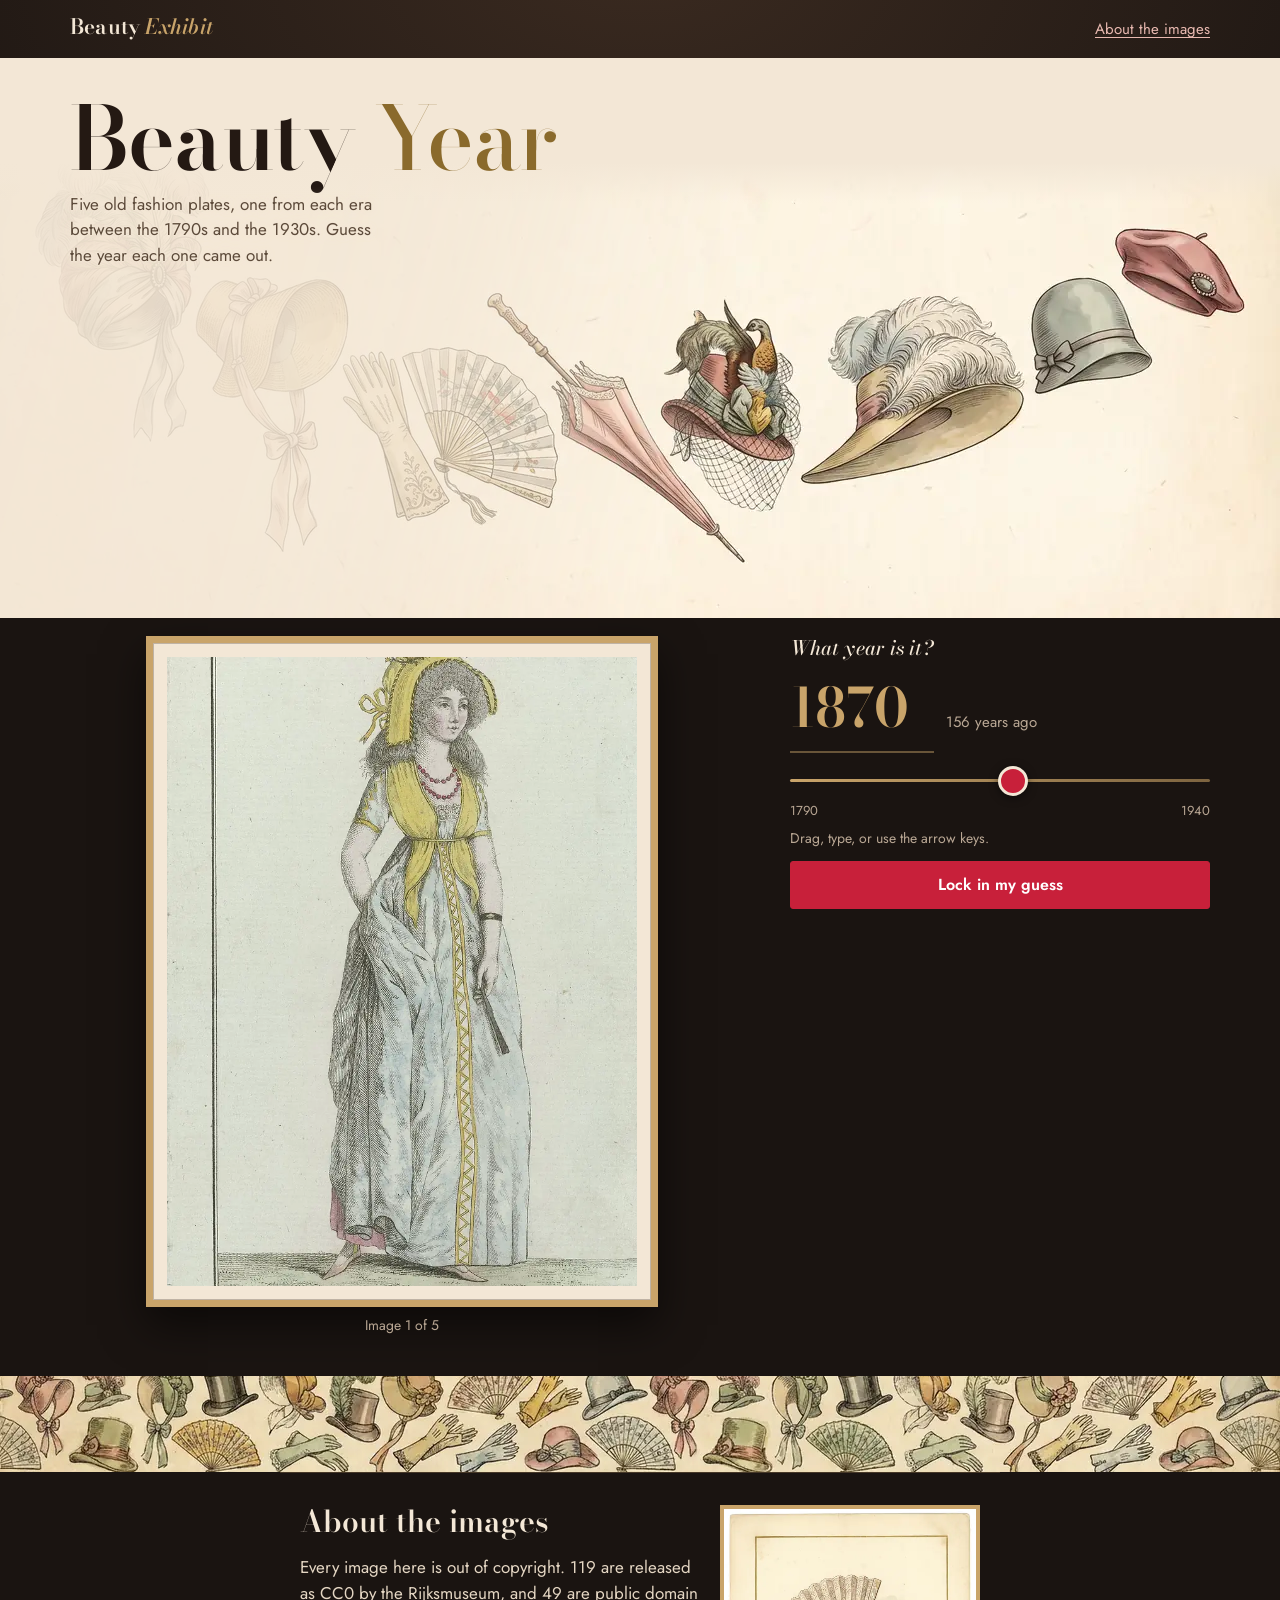
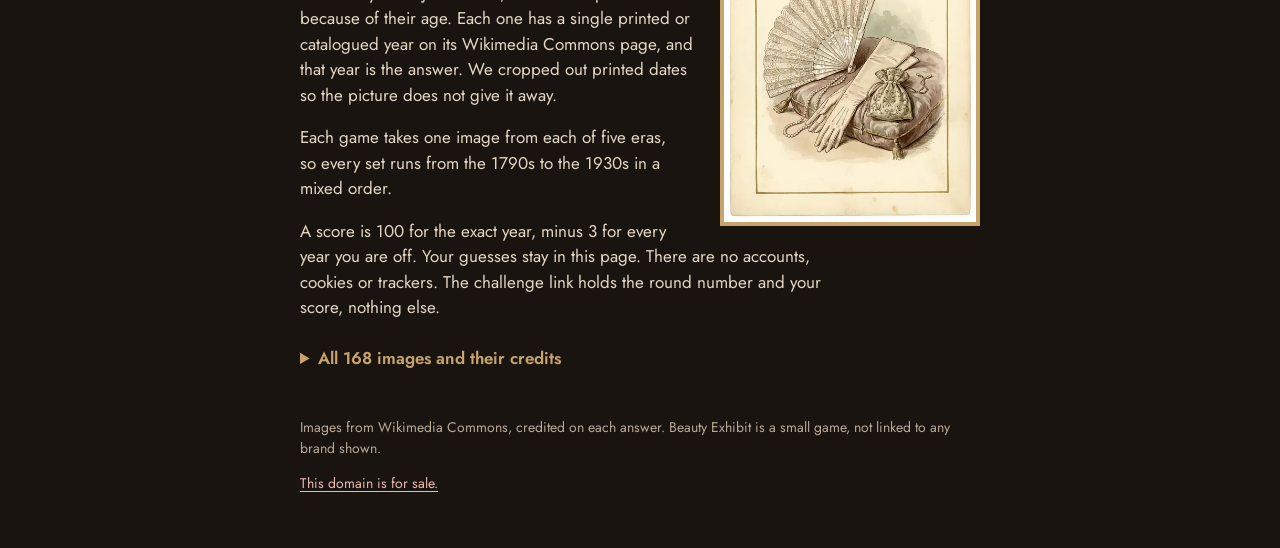
<file: docs/index.html>
<!doctype html>
<html lang="en">
<head>
<meta charset="utf-8">
<meta name="viewport" content="width=device-width, initial-scale=1">
<link rel="canonical" href="https://beautyexhibit.com/">
<meta property="og:url" content="https://beautyexhibit.com/">
<title>Beauty Year: guess when it was the look</title>
<meta name="description" content="Five old fashion plates from the 1790s to the 1930s. Guess the year of each one, then see the real date and the credit.">
<meta property="og:title" content="Beauty Year">
<meta property="og:description" content="Guess the year of five old fashion plates. How close can you get?">
<meta property="og:image" content="https://beautyexhibit.com/og.jpg">
<meta property="og:image:width" content="1200">
<meta property="og:image:height" content="630">
<meta property="og:image:alt" content="A Regency bonnet, a plumed lace hat and a 1920s cloche in a triangle above a lace fan and glove, hand-coloured on aged paper.">
<meta property="og:type" content="website">
<script type="application/ld+json">{"@context":"https://schema.org","@type":"WebApplication","name":"Beauty Year","url":"https://beautyexhibit.com/","description":"Five old fashion plates from the 1790s to the 1930s. Guess the year of each one, then see the real date and the credit.","applicationCategory":"GameApplication","operatingSystem":"Any","browserRequirements":"Requires JavaScript","isAccessibleForFree":true,"offers":{"@type":"Offer","price":"0","priceCurrency":"USD"}}</script>
<link rel="preload" as="image" href="img/hero.webp" imagesrcset="img/hero-800.webp 800w, img/hero.webp 1280w, img/hero-1920.webp 1920w" imagesizes="100vw">
<meta name="theme-color" content="#1a1411">
<link rel="preload" href="fonts/bodoni.woff2" as="font" type="font/woff2" crossorigin>
<link rel="preload" href="fonts/jost.woff2" as="font" type="font/woff2" crossorigin>
<link rel="preload" href="img/n9.webp" as="image">
<link rel="stylesheet" href="style.css">
<link rel="icon" href="data:image/svg+xml,%3Csvg xmlns='http://www.w3.org/2000/svg' viewBox='0 0 32 32'%3E%3Crect x='5' y='3' width='22' height='26' fill='%23c9a46a'/%3E%3Crect x='9' y='7' width='14' height='18' fill='%23c8203a'/%3E%3C/svg%3E">
</head>
<body>
<header class="top">
  <a class="brand" href="./">Beauty <i>Exhibit</i></a>
  <a class="toplink" href="#about">About the images</a>
</header>
<div class="mast">
  <img class="mast-art" src="img/hero.webp" srcset="img/hero-800.webp 800w, img/hero.webp 1280w, img/hero-1920.webp 1920w" sizes="100vw" width="1280" height="714" alt="A hand-coloured procession of period accessories: turban, bonnet, gloves, fan, parasol, feathered hats, cloche and beret on aged paper." fetchpriority="high" decoding="async">
  <div class="mast-copy">
    <h1>Beauty <i>Year</i></h1>
    <p class="lede">Five old fashion plates, one from each era between the 1790s and the 1930s. Guess the year each one came out.</p>
    <p class="friend" id="friend-top" hidden></p>
  </div>
</div>
<main class="room" id="room" data-seed="20261125">
  <figure class="piece" id="piece">
    <div class="frame"><img id="art" src="img/n9.webp" width="746" height="1000" style="--ar:0.7460" alt="Image 1 of 5. A yellow bonnet and wrap over a long white gown." decoding="async"></div>
    <figcaption class="count" id="count">Image 1 of 5</figcaption>
  </figure>
  <div class="wall" id="wall" hidden aria-hidden="true"></div>
  <section class="panel" id="panel" aria-live="polite">
    <form class="guess" id="guess" novalidate>
      <label class="q" for="year-in">What year is it?</label>
      <div class="readout"><input id="year-in" class="year" inputmode="numeric" autocomplete="off" value="1870" aria-describedby="hint"><span class="ago" id="ago" aria-hidden="true"></span></div>
      <input id="slider" class="slider" type="range" min="1790" max="1940" step="1" value="1870" aria-label="Year slider">
      <div class="ends" aria-hidden="true"><span>1790</span><span>1940</span></div>
      <p class="hint" id="hint">Drag, type, or use the arrow keys.</p>
      <button class="btn hot" id="lock" type="submit">Lock in my guess</button>
    </form>
    <div class="label" id="label" hidden>
      <p class="answer"><span class="big" id="a-year"></span><span class="off" id="a-off"></span></p>
      <div class="line" id="a-line" aria-hidden="true"><i class="tick g"></i><i class="tick t"></i></div>
      <p class="key" aria-hidden="true"><i class="tick t"></i>Real year <i class="tick g"></i>Your guess</p>
      <p class="pts" id="a-pts"></p>
      <p class="look" id="a-look"></p>
      <p class="then" id="a-then"></p>
      <p class="credit" id="a-credit"></p>
      <button class="btn hot" id="next" type="button">Next image</button>
    </div>
    <div class="end" id="end" hidden>
      <p class="friend" id="friend" hidden></p>
      <div class="end-head">
      <div>
      <p class="final"><span class="big" id="e-score"></span><span class="of">out of 500</span></p>
      <p class="verdict" id="e-verdict"></p>
      </div>
      <img id="e-object" src="img/verdict-curator-400.webp" srcset="img/verdict-curator-400.webp 400w, img/verdict-curator-1024.webp 1024w" sizes="112px" width="400" height="400" alt="" decoding="async" hidden>
      </div>
      <ol class="recap" id="recap"></ol>
      <div class="actions">
        <button type="button" class="btn hot" id="save">Save score card</button>
        <button type="button" class="btn" id="copy">Copy challenge link</button>
        <button type="button" class="btn ghost" id="again">Play new images</button>
      </div>
      <p class="msg" id="msg" aria-live="polite"></p>
    </div>
    <noscript><p class="msg">Guessing needs JavaScript. Here is the first image to look at. It is from 1798.</p></noscript>
  </section>
</main>
<img class="frieze" src="img/frieze.webp" srcset="img/frieze-800.webp 800w, img/frieze.webp 1280w" sizes="100vw" width="1280" height="182" alt="A repeating band of small period hats, bonnets, fans and gloves in watercolour on aged paper." loading="lazy" decoding="async">
<section class="about" id="about" aria-labelledby="about-h">
  <img class="still" src="img/still.webp" srcset="img/still-480.webp 480w, img/still.webp 720w" sizes="(min-width: 700px) 280px, 60vw" width="720" height="894" alt="An open lace fan, long gloves, a pearl necklace and an embroidered pouch on a tasselled velvet cushion inside a thin gold plate border." loading="lazy" decoding="async">
  <h2 id="about-h">About the images</h2>
  <p>Every image here is out of copyright. 119 are released as CC0 by the Rijksmuseum, and 49 are public domain because of their age. Each one has a single printed or catalogued year on its Wikimedia Commons page, and that year is the answer. We cropped out printed dates so the picture does not give it away.</p>
  <p>Each game takes one image from each of five eras, so every set runs from the 1790s to the 1930s in a mixed order.</p>
  <p>A score is 100 for the exact year, minus 3 for every year you are off. Your guesses stay in this page. There are no accounts, cookies or trackers. The challenge link holds the round number and your score, nothing else.</p>
  <details class="all">
    <summary>All 168 images and their credits</summary>
    <ul><li><span class="yr">1808</span> <a href="https://commons.wikimedia.org/wiki/File:Kensington_Garden_dresses_for_June,_fashion_plate_from_Le_Beau_Monde,_unknown_illustrator,_1808.jpg">Kensington Garden dresses for June, Le Beau Monde</a>. Public domain.</li><li><span class="yr">1817</span> <a href="https://commons.wikimedia.org/wiki/File:Incroyables_et_Merveilleuses,_1817,_Merveilleuse,_No._31_Toilette_de_Spectacle.,_RP-P-2009-1503.jpg">Toilette de Spectacle, Incroyables et Merveilleuses, Rijksmuseum</a>. CC0 1.0.</li><li><span class="yr">1829</span> <a href="https://commons.wikimedia.org/wiki/File:Journal_des_Dames_et_des_Modes,_Costumes_Parisiens,_25_avril_1829,_(2689)_Mode_de_Longchamp_(..),_RP-P-2009-2544.jpg">Costumes Parisiens, Journal des Dames et des Modes, Rijksmuseum</a>. CC0 1.0.</li><li><span class="yr">1833</span> <a href="https://commons.wikimedia.org/wiki/File:1833_fashion_plate.jpg">Fashion plate, University of Washington collection</a>. Public domain.</li><li><span class="yr">1837</span> <a href="https://commons.wikimedia.org/wiki/File:Petit_Courrier_des_Dames,_15_avril_1837,_No._1342_Modes_de_Longchamp_(..),_RP-P-OB-103.226.jpg">Modes de Longchamp, Petit Courrier des Dames, Rijksmuseum</a>. CC0 1.0.</li><li><span class="yr">1853</span> <a href="https://commons.wikimedia.org/wiki/File:Hand-colored_fashion_plate_1853.jpg">Le Moniteur de la Mode, plate by Jules David, Jules David</a>. Public domain.</li><li><span class="yr">1857</span> <a href="https://commons.wikimedia.org/wiki/File:1857Le_Journal_des_Demoiselles.png">Le Journal des Demoiselles, plate by Laure Noël, Laure Noël</a>. Public domain.</li><li><span class="yr">1861</span> <a href="https://commons.wikimedia.org/wiki/File:Wedding_Dress_fashion_plate_for_the_Englishwoman%27s_Domestic_Magazine_1861.jpeg">Wedding dress, Englishwoman's Domestic Magazine, Jules David</a>. Public domain.</li><li><span class="yr">1865</span> <a href="https://commons.wikimedia.org/wiki/File:Fashion_plate_(The_immense_shawl,point_de_gaze_or_application_d%27Angleterre).jpg">The immense lace shawl, fashion plate, collection Maciet</a>. Public domain.</li><li><span class="yr">1869</span> <a href="https://commons.wikimedia.org/wiki/File:1869_Fashion_Plate.jpg">Fashion plate, Manby &amp; Balding, Paris</a>. Public domain.</li><li><span class="yr">1869</span> <a href="https://commons.wikimedia.org/wiki/File:Dobbins%27_medicated_toilet_soap,_advertising,_1869.jpg">Dobbins' Medicated Toilet Soap, advertising, Lithograph by Jacob Haehnlen, Philadelphia. Copyright by J.B. Dobbins.</a>. Public domain.</li><li><span class="yr">1877</span> <a href="https://commons.wikimedia.org/wiki/File:Les_Modes_Parisiennes,_1877,_No._1761_Mod%C3%A8les_des_Grands_Magasins_(..),_RP-P-OB-103.518.jpg">Les Modes Parisiennes, Modèles des Grands Magasins, Rijksmuseum</a>. CC0 1.0.</li><li><span class="yr">1881</span> <a href="https://commons.wikimedia.org/wiki/File:Dames-modegids,_1_februari_1881,_No._630,_RP-P-OB-103.023.jpg">Dames-modegids, Rijksmuseum</a>. CC0 1.0.</li><li><span class="yr">1889</span> <a href="https://commons.wikimedia.org/wiki/File:Journal_des_Demoiselles,_1_mai_1889,_No._4727_Toilettes_de_Melle_Thirion,_RP-P-2009-3738.jpg">Toilettes, Journal des Demoiselles, Rijksmuseum</a>. CC0 1.0.</li><li><span class="yr">1890</span> <a href="https://commons.wikimedia.org/wiki/File:La_Diaphane._Poudre_de_Riz_,_1890,_RP-P-1912-2481.jpg">La Diaphane, Poudre de Riz poster, Rijksmuseum</a>. CC0 1.0.</li><li><span class="yr">1893</span> <a href="https://commons.wikimedia.org/wiki/File:Le_Moniteur_de_la_Mode,_1893,_Nr._2907,_No._33_Toilettes_de_Mad.e_benoit,_RP-P-2009-3753.jpg">Toilettes, Le Moniteur de la Mode, Rijksmuseum</a>. CC0 1.0.</li><li><span class="yr">1896</span> <a href="https://commons.wikimedia.org/wiki/File:Mucha_-Lance_Parfum_Rodo.jpg">Lance Parfum Rodo, poster by Alphonse Mucha, Alphonse Mucha</a>. Public domain.</li><li><span class="yr">1897</span> <a href="https://commons.wikimedia.org/wiki/File:Model%C3%A8s_de_Madame_Carlier_1897.jpg">Hats, The Millinery Trade Review, New York, &quot;Casimir&quot;</a>. Public domain.</li><li><span class="yr">1904</span> <a href="https://commons.wikimedia.org/wiki/File:Frock_Coat_April_1904.jpg">Wedding party, Fashion magazine, Fashion (magazine)</a>. Public domain.</li><li><span class="yr">1907</span> <a href="https://commons.wikimedia.org/wiki/File:Golfing_costume_1907.jpg">Golfing costume, Johann Hermann Bogdan Kandyuk (1866-1918)</a>. Public domain.</li><li><span class="yr">1907</span> <a href="https://commons.wikimedia.org/wiki/File:Pears%27_soap_Otto_of_Rose_1907,_advertisement.jpg">Pears' Otto of Rose soap advertisement</a>. Public domain.</li><li><span class="yr">1909</span> <a href="https://commons.wikimedia.org/wiki/File:Fashion_Plate_1909.jpg">Fashion plate</a>. Public domain.</li><li><span class="yr">1910</span> <a href="https://commons.wikimedia.org/wiki/File:1910_Fashion_Plate.jpg">Fashion plate</a>. Public domain.</li><li><span class="yr">1911</span> <a href="https://commons.wikimedia.org/wiki/File:Leopoldo_Metlicovitz_-_Poster_Lauris_Sauz%C3%A9_Fr%C3%A8res_Paris.jpg">Parfum Lauris, poster by Leopoldo Metlicovitz, Leopoldo Metlikovicz</a>. Public domain.</li><li><span class="yr">1911</span> <a href="https://commons.wikimedia.org/wiki/File:Harry_Watrous_cover_Ladies_Home_Journal_--1_March_1911.jpg">Ladies' Home Journal cover by Harry Watrous, Harry Willson Watrous</a>. Public domain.</li><li><span class="yr">1913</span> <a href="https://commons.wikimedia.org/wiki/File:A_Woman_Standing_On_A_Terrace,_by_Will_Hammell_-_Vogue,_August_1,_1913.jpg">Vogue cover by Will Hammell, Will Hammell (1888-1963)</a>. Public domain.</li><li><span class="yr">1915</span> <a href="https://commons.wikimedia.org/wiki/File:Gazette_du_Bon_Ton_fashion_plate_1915_rain.jpg">Gazette du Bon Ton plate by Valentine Gross, Valentine Gross (1887–1968)</a>. Public domain.</li><li><span class="yr">1917</span> <a href="https://commons.wikimedia.org/wiki/File:Chanel_jersey_casual_wear_1917,.jpg">Jersey day wear, Les Élégances Parisiennes</a>. Public domain.</li><li><span class="yr">1917</span> <a href="https://commons.wikimedia.org/wiki/File:Vogue,_portada_de_mayo_de_1917.jpg">Vogue cover by Georges Lepape, Georges Lepape (1887–1971)</a>. Public domain.</li><li><span class="yr">1918</span> <a href="https://commons.wikimedia.org/wiki/File:Vogue_cover_April_1st,_1918,_by_George_Wolfe_Plank.jpg">Vogue cover by George Wolfe Plank, George Wolfe Plank (1883–1965)</a>. Public domain.</li><li><span class="yr">1919</span> <a href="https://commons.wikimedia.org/wiki/File:Woman%27s_Home_Companion_1919_-_Jonteel_face_powder.png">Jonteel face powder advertisement, George D. Buckley</a>. Public domain.</li><li><span class="yr">1919</span> <a href="https://commons.wikimedia.org/wiki/File:George_Barbier_-_Laissez-moi_seule!.jpg">Laissez-moi seule!, plate by George Barbier, George Barbier</a>. Public domain.</li><li><span class="yr">1919</span> <a href="https://commons.wikimedia.org/wiki/File:Vogue_cover,_July_1st,_1919,_by_Helen_Dryden.jpg">Vogue cover by Helen Dryden, Helen Dryden (1882–1972)</a>. Public domain.</li><li><span class="yr">1920</span> <a href="https://commons.wikimedia.org/wiki/File:Vogue_cover,_June_1st,_1920,_by_Helen_Dryden.jpg">Vogue cover by Helen Dryden, Helen Dryden (1882–1972)</a>. Public domain.</li><li><span class="yr">1922</span> <a href="https://commons.wikimedia.org/wiki/File:Rigaud%27s_Mary_Garden_Face_Powder_Ad_1922.jpg">Rigaud's Mary Garden face powder advertisement, Mishkin</a>. Public domain.</li><li><span class="yr">1922</span> <a href="https://commons.wikimedia.org/wiki/File:Magazine_cover_The_Delineator_June_1922_man_and_woman_in_garden.jpg">The Delineator cover</a>. Public domain.</li><li><span class="yr">1924</span> <a href="https://commons.wikimedia.org/wiki/File:Cutex-1924.jpg">Cutex nail polish advertisement</a>. Public domain.</li><li><span class="yr">1924</span> <a href="https://commons.wikimedia.org/wiki/File:Art_-_Go%C3%BBt_-_Beaut%C3%A9,_Feuillets_de_l%27_%C3%A9l%C3%A9gance_f%C3%A9minine,_Janvier_1924,_No._41,_4e_Ann%C3%A9e,_p._9_Caroline.-Cr%C3%A9ation_Philippe_et_Gaston,_RP-P-2009-4183-9A.jpg">Caroline, Art - Goût - Beauté, Rijksmuseum</a>. CC0 1.0.</li><li><span class="yr">1924</span> <a href="https://commons.wikimedia.org/wiki/File:Art_-_Go%C3%BBt_-_Beaut%C3%A9,_Feuillets_de_l%27_%C3%A9l%C3%A9gance_f%C3%A9minine,_Janvier_1924,_No._41,_4e_Ann%C3%A9e,_p._12_Cr%C3%A9ation_Jean_Patou_Cr%C3%A9ation_Beer,_RP-P-2009-4183-12A.jpg">Garçonne and Grande Passion, Art - Goût - Beauté, Rijksmuseum</a>. CC0 1.0.</li><li><span class="yr">1926</span> <a href="https://commons.wikimedia.org/wiki/File:Art_-_Go%C3%BBt_-_Beaut%C3%A9,_Feuillets_de_l%27_%C3%A9l%C3%A9gance_f%C3%A9minine,_F%C3%A9vrier_1926,_No._66,_6e_Ann%C3%A9e,_p._12_Cr%C3%A9ation_Premet_Cr%C3%A9ation_Doeuillet,_RP-P-2009-4182-12A.jpg">Pour le soir and Mirliton, Art - Goût - Beauté, Rijksmuseum</a>. CC0 1.0.</li><li><span class="yr">1926</span> <a href="https://commons.wikimedia.org/wiki/File:Art_-_Go%C3%BBt_-_Beaut%C3%A9,_Feuillets_de_l%27_%C3%A9l%C3%A9gance_f%C3%A9minine,_F%C3%A9vrier_1926,_No._66,_6e_Ann%C3%A9e,_p._23,_RP-P-2009-4182-23.jpg">Hats by Jeanne Duc, Art - Goût - Beauté, Rijksmuseum</a>. CC0 1.0.</li><li><span class="yr">1928</span> <a href="https://commons.wikimedia.org/wiki/File:Art_-_Go%C3%BBt_-_Beaut%C3%A9,_Feuillets_de_l%27_%C3%A9l%C3%A9gance_f%C3%A9minine,_Novembre_1928,_No._99,_9e_Ann%C3%A9e,_p._10,_RP-P-2009-1921-10.jpg">Art - Goût - Beauté, Rijksmuseum</a>. CC0 1.0.</li><li><span class="yr">1792</span> <a href="https://commons.wikimedia.org/wiki/File:Journal_de_la_Mode_et_du_Go%C3%BBt,_20_juillet_1792,_15e_cahier,_pl._2,_RP-P-2004-1145.jpg">Plate from the Journal de la Mode et du Goût, Rijksmuseum</a>. CC0 1.0.</li><li><span class="yr">1797</span> <a href="https://commons.wikimedia.org/wiki/File:Journal_des_Dames_et_des_Modes,_Costume_Parisien,_17_d%C3%A9cembre_1797,_(15_(bis))_Chapeau-Casqu_(..),_RP-P-2009-2254.jpg">Costume Parisien plate, Journal des Dames et des Modes, Rijksmuseum</a>. CC0 1.0.</li><li><span class="yr">1798</span> <a href="https://commons.wikimedia.org/wiki/File:Journal_des_Dames_et_des_Modes,_Costume_Parisien,_16_octobre_1798,_An_7,_(68.)_Cornette_en_forme_de_Casqu_(..)_Vrouw_gekleed_in_een_japon_met_Etruskisch_borduurwerk,_op_het_hoofd_een_%27Cornette%27_met_linten,_RP-P-2009-2265.jpg">Costume Parisien plate, Journal des Dames et des Modes, Rijksmuseum</a>. CC0 1.0.</li><li><span class="yr">1799</span> <a href="https://commons.wikimedia.org/wiki/File:Journal_des_Dames_et_des_Modes,_Costume_Parisien,_1_d%C3%A9cembre_1799,_An_8_(175)_Chapeau_-_Capot_(..),_RP-P-2009-1386.jpg">Costume Parisien plate, Journal des Dames et des Modes, Rijksmuseum</a>. CC0 1.0.</li><li><span class="yr">1797</span> <a href="https://commons.wikimedia.org/wiki/File:Journal_des_Dames_et_des_Modes,_Costume_Parisien,_25_novembre_1797,_(12)_Cocarde_en_feuilles_(..),_RP-P-2009-1319.jpg">Costume Parisien plate, Journal des Dames et des Modes, Rijksmuseum</a>. CC0 1.0.</li><li><span class="yr">1798</span> <a href="https://commons.wikimedia.org/wiki/File:Journal_des_Dames_et_des_Modes,_Costume_Parisien,_11_f%C3%A9vrier_1798,_(6)_Turban_%C3%A0_la_Gulnar_(..),_RP-P-2009-1327.jpg">Costume Parisien plate, Journal des Dames et des Modes, Rijksmuseum</a>. CC0 1.0.</li><li><span class="yr">1799</span> <a href="https://commons.wikimedia.org/wiki/File:Journal_des_Dames_et_des_Modes,_Costume_Parisien,_18_juin_1799,_An_7_(112_bis)_Bonnet_N%C3%A9glig%C3%A9_(..),_RP-P-2009-2287.jpg">Costume Parisien plate, Journal des Dames et des Modes, Rijksmuseum</a>. CC0 1.0.</li><li><span class="yr">1798</span> <a href="https://commons.wikimedia.org/wiki/File:Journal_des_Dames_et_des_Modes,_Costume_Parisien,_2_juin_1798,_An_6,_(41)_Cornette_en_Gaz_(..),_RP-P-2009-1338.jpg">Costume Parisien plate, Journal des Dames et des Modes, Rijksmuseum</a>. CC0 1.0.</li><li><span class="yr">1799</span> <a href="https://commons.wikimedia.org/wiki/File:Journal_des_Dames_et_des_Modes,_Costume_Parisien,_1799,_An_7_(116)_Cheveux_courts_(..),_RP-P-2009-1428.jpg">Costume Parisien plate, Journal des Dames et des Modes, Rijksmuseum</a>. CC0 1.0.</li><li><span class="yr">1797</span> <a href="https://commons.wikimedia.org/wiki/File:Journal_des_Dames_et_des_Modes,_Costume_Parisien,_21_septembre_1797,_(6)(bis)_Turban_%C3%A0_Calott_(..),_RP-P-2009-2251.jpg">Costume Parisien plate, Journal des Dames et des Modes, Rijksmuseum</a>. CC0 1.0.</li><li><span class="yr">1801</span> <a href="https://commons.wikimedia.org/wiki/File:Demi_Turban._Palatine_(Paris,_1801).jpg">Demi turban and palatine, Paris fashion plate</a>. Public domain.</li><li><span class="yr">1804</span> <a href="https://commons.wikimedia.org/wiki/File:A,_1804,_Victoria_and_Albert_Museum.jpg">Four walking dresses, Victoria and Albert Museum print, Victoria and Albert Museum</a>. Public domain.</li><li><span class="yr">1807</span> <a href="https://commons.wikimedia.org/wiki/File:Elegantia,_of_tijdschrift_van_mode,_luxe_en_smaak_voor_dames,_September_1807,_No._21_Chapeau_orn%C3%A9e_d%27une_Plume_folette..,_BI-1894-3732A-20.jpg">Plate from Elegantia, a Dutch fashion magazine, Rijksmuseum</a>. CC0 1.0.</li><li><span class="yr">1808</span> <a href="https://commons.wikimedia.org/wiki/File:Elegantia,_of_tijdschrift_van_mode,_luxe_en_smaak_voor_dames,_Juni_1808,_No._49_Capote_de_Taffetas,..,_BI-1894-3732B-18.jpg">Plate from Elegantia, a Dutch fashion magazine, Rijksmuseum</a>. CC0 1.0.</li><li><span class="yr">1809</span> <a href="https://commons.wikimedia.org/wiki/File:Elegantia,_of_tijdschrift_van_mode,_luxe_en_smaak_voor_dames,_Oktober_1809,_No._91_Cornette_de_Remplis_de_Perkale..,_BI-1894-3732C-26.jpg">Plate from Elegantia, a Dutch fashion magazine, Rijksmuseum</a>. CC0 1.0.</li><li><span class="yr">1807</span> <a href="https://commons.wikimedia.org/wiki/File:Elegantia,_of_tijdschrift_van_mode,_luxe_en_smaak_voor_dames,_Oktober_1807,_No._24_Fichu_%C3%A1_Colerett,_RP-P-2009-2829.jpg">Plate from Elegantia, a Dutch fashion magazine, Rijksmuseum</a>. CC0 1.0.</li><li><span class="yr">1808</span> <a href="https://commons.wikimedia.org/wiki/File:Elegantia,_of_tijdschrift_van_mode,_luxe_en_smaak_voor_dames,_Oktober_1808,_No._59_Coeffure_en_Cheveux_lisses..,_BI-1894-3732B-28.jpg">Plate from Elegantia, a Dutch fashion magazine, Rijksmuseum</a>. CC0 1.0.</li><li><span class="yr">1809</span> <a href="https://commons.wikimedia.org/wiki/File:Elegantia,_of_tijdschrift_van_mode,_luxe_en_smaak_voor_dames,_Juni_1809,_No._80_Coeffure_en_Bourrelet..,_BI-1894-3732C-15.jpg">Plate from Elegantia, a Dutch fashion magazine, Rijksmuseum</a>. CC0 1.0.</li><li><span class="yr">1807</span> <a href="https://commons.wikimedia.org/wiki/File:Elegantia,_of_tijdschrift_van_mode,_luxe_en_smaak_voor_dames,_November_1807,_No._26_Capote_de_Satin..,_BI-1894-3732A-26.jpg">Plate from Elegantia, a Dutch fashion magazine, Rijksmuseum</a>. CC0 1.0.</li><li><span class="yr">1808</span> <a href="https://commons.wikimedia.org/wiki/File:Elegantia,_of_tijdschrift_van_mode,_luxe_en_smaak_voor_dames,_November_1808,_No._61_Chapeau_de_Cachemire..,_BI-1894-3732B-30.jpg">Plate from Elegantia, a Dutch fashion magazine, Rijksmuseum</a>. CC0 1.0.</li><li><span class="yr">1809</span> <a href="https://commons.wikimedia.org/wiki/File:Elegantia,_of_tijdschrift_van_mode,_luxe_en_smaak_voor_dames,_September_1809,_No._87_Redingote_de_perkale..,_BI-1894-3732C-22.jpg">Plate from Elegantia, a Dutch fashion magazine, Rijksmuseum</a>. CC0 1.0.</li><li><span class="yr">1807</span> <a href="https://commons.wikimedia.org/wiki/File:Elegantia,_of_tijdschrift_van_mode,_luxe_en_smaak_voor_dames,_Juni_1807,_No._14_Chapeau_de_Paille..,_RP-P-OB-102.122.jpg">Plate from Elegantia, a Dutch fashion magazine, Rijksmuseum</a>. CC0 1.0.</li><li><span class="yr">1810</span> <a href="https://commons.wikimedia.org/wiki/File:Costume_Parisien,_1810.jpg">Costume Parisien plate</a>. Public domain.</li><li><span class="yr">1811</span> <a href="https://commons.wikimedia.org/wiki/File:Journal_des_Dames_et_des_Modes_mannenmode_Journal_des_Dames_et_des_Modes,_Costume_Parisien,_31_mars_1811,_(1133)_Chapeau_demi-Bateau_(..),_RP-P-2009-2416.jpg">Costume Parisien plate, Journal des Dames et des Modes, Rijksmuseum</a>. CC0 1.0.</li><li><span class="yr">1812</span> <a href="https://commons.wikimedia.org/wiki/File:Journal_des_Dames_et_des_Modes,_Costume_Parisien,_1812,_(1265)_R%C3%A9dingote_de_L%C3%A9vantin_(..),_RP-P-OB-103.464.jpg">Costume Parisien plate, Journal des Dames et des Modes, Rijksmuseum</a>. CC0 1.0.</li><li><span class="yr">1813</span> <a href="https://commons.wikimedia.org/wiki/File:Journal_des_Dames_et_des_Modes,_Costume_Parisien,_1813,_(1295)_Chapeaux_de_Velours_(..),_RP-P-OB-103.465.jpg">Costume Parisien plate, Journal des Dames et des Modes, Rijksmuseum</a>. CC0 1.0.</li><li><span class="yr">1814</span> <a href="https://commons.wikimedia.org/wiki/File:Journal_des_Dames_et_des_Modes_mannenmode_Journal_des_Dames_et_des_Modes,_Costume_Parisien,_28_f%C3%A9vrier_1814,_(1378),_RP-P-2009-2436.jpg">Costume Parisien plate, Journal des Dames et des Modes, Rijksmuseum</a>. CC0 1.0.</li><li><span class="yr">1815</span> <a href="https://commons.wikimedia.org/wiki/File:Herr_in_Wien_1815.jpeg">Gentleman in Vienna, Journal des Luxus und der Moden</a>. Public domain.</li><li><span class="yr">1816</span> <a href="https://commons.wikimedia.org/wiki/File:Journal_des_Dames_et_des_Modes,_Costume_Parisien,_20_mai_1816,_(1565)_Chapeau_de_Virgini_(..),_RP-P-2009-2443.jpg">Costume Parisien plate, Journal des Dames et des Modes, Rijksmuseum</a>. CC0 1.0.</li><li><span class="yr">1817</span> <a href="https://commons.wikimedia.org/wiki/File:Journal_des_Dames_et_des_Modes,_Costume_Parisien,_15_d%C3%A9cembre_1817_(1697),_RP-P-2009-1454.jpg">Costume Parisien plate, Journal des Dames et des Modes, Rijksmuseum</a>. CC0 1.0.</li><li><span class="yr">1819</span> <a href="https://commons.wikimedia.org/wiki/File:Journal_des_Dames_et_des_Modes,_Costume_Parisien,_15_d%C3%A9cembre_1819,_(1864)_Chapeau_de_velours_(..),_RP-P-2009-2456.jpg">Costume Parisien plate, Journal des Dames et des Modes, Rijksmuseum</a>. CC0 1.0.</li><li><span class="yr">1810</span> <a href="https://commons.wikimedia.org/wiki/File:Journal_des_Dames_et_des_Modes,_Costume_Parisien,_15_avril_1810,_(1053)_Coeffure_en_nattes_(..),_RP-P-2009-2409.jpg">Costume Parisien plate, Journal des Dames et des Modes, Rijksmuseum</a>. CC0 1.0.</li><li><span class="yr">1812</span> <a href="https://commons.wikimedia.org/wiki/File:Journal_des_Dames_et_des_Modes,_Costume_Parisien,_10_juin_1812,_(1233)_Robe_de_Gros_de_Naples_(..),_RP-P-2009-2421.jpg">Costume Parisien plate, Journal des Dames et des Modes, Rijksmuseum</a>. CC0 1.0.</li><li><span class="yr">1820</span> <a href="https://commons.wikimedia.org/wiki/File:1820Journals_desDames.jpg">Plate from the Journal des Dames</a>. Public domain.</li><li><span class="yr">1821</span> <a href="https://commons.wikimedia.org/wiki/File:Journal_des_Dames_et_des_Modes_1821,_Costume_Parisien_(2006),_BI-1938-0115A-6.jpg">Costume Parisien plate, Journal des Dames et des Modes, Rijksmuseum</a>. CC0 1.0.</li><li><span class="yr">1822</span> <a href="https://commons.wikimedia.org/wiki/File:Journal_des_Dames_et_des_Modes_1822,_Costume_Parisien_(2054),_BI-1938-0115A-11.jpg">Costume Parisien plate, Journal des Dames et des Modes, Rijksmuseum</a>. CC0 1.0.</li><li><span class="yr">1823</span> <a href="https://commons.wikimedia.org/wiki/File:Journal_des_Dames_et_des_Modes_1823,_Costume_Parisien_(2132),_BI-1938-0115A-28.jpg">Costume Parisien plate, Journal des Dames et des Modes, Rijksmuseum</a>. CC0 1.0.</li><li><span class="yr">1824</span> <a href="https://commons.wikimedia.org/wiki/File:Journal_des_Dames_et_des_Modes_1824,_Costume_Parisien_(2226),_BI-1938-0115A-36.jpg">Costume Parisien plate, Journal des Dames et des Modes, Rijksmuseum</a>. CC0 1.0.</li><li><span class="yr">1826</span> <a href="https://commons.wikimedia.org/wiki/File:1826-Wiener-Moden-fashion-plate.png">Wiener Moden fashion plate</a>. Public domain.</li><li><span class="yr">1827</span> <a href="https://commons.wikimedia.org/wiki/File:Gilet_de_cachemire_brod%C3%A9_en_soie.tif">Embroidered cashmere waistcoat, Petit Courrier des Dames</a>. Public domain.</li><li><span class="yr">1829</span> <a href="https://commons.wikimedia.org/wiki/File:Moden_Z_1829_Lohse_sc._No._4.jpg">Moden plate engraved by Lohse, Lohse</a>. Public domain.</li><li><span class="yr">1821</span> <a href="https://commons.wikimedia.org/wiki/File:Journal_des_Dames_et_des_Modes_1821,_Costume_Parisien_(1969),_BI-1938-0115A-4.jpg">Costume Parisien plate, Journal des Dames et des Modes, Rijksmuseum</a>. CC0 1.0.</li><li><span class="yr">1822</span> <a href="https://commons.wikimedia.org/wiki/File:Journal_des_Dames_et_des_Modes_1822,_Costume_Parisien_(2055),_BI-1938-0115A-12.jpg">Costume Parisien plate, Journal des Dames et des Modes, Rijksmuseum</a>. CC0 1.0.</li><li><span class="yr">1823</span> <a href="https://commons.wikimedia.org/wiki/File:Journal_des_Dames_et_des_Modes_1823,_Costume_Parisien_(2131),_BI-1938-0115A-27.jpg">Costume Parisien plate, Journal des Dames et des Modes, Rijksmuseum</a>. CC0 1.0.</li><li><span class="yr">1830</span> <a href="https://commons.wikimedia.org/wiki/File:La_Mode,_1830,_Pl._53,_T.3_Toilette_de_Bal_du_matin_(..),_RP-P-2009-3017.jpg">Plate from La Mode, Rijksmuseum</a>. CC0 1.0.</li><li><span class="yr">1834</span> <a href="https://commons.wikimedia.org/wiki/File:Journal_des_Dames_et_des_Modes,_15_novembre_1834_,_No._3223_Capote_en_satin_(..),_RP-P-OB-103.233.jpg">Plate from the Journal des Dames et des Modes, Rijksmuseum</a>. CC0 1.0.</li><li><span class="yr">1836</span> <a href="https://commons.wikimedia.org/wiki/File:Le_Follet_Courrier_des_Salons,_1836,_No._500_Chapeau_en_poult_de_soi_(..),_RP-P-2009-3170.jpg">Plate from Le Follet, Rijksmuseum</a>. CC0 1.0.</li><li><span class="yr">1839</span> <a href="https://commons.wikimedia.org/wiki/File:Modes_de_Paris,_1_mai_1839,_RP-P-2009-1585.jpg">Plate from Modes de Paris, Rijksmuseum</a>. CC0 1.0.</li><li><span class="yr">1830</span> <a href="https://commons.wikimedia.org/wiki/File:La_Mode,_1830,_Pl._72_Toilette_de_Deuil,_RP-P-2009-3020.jpg">Mourning dress plate from La Mode, Rijksmuseum</a>. CC0 1.0.</li><li><span class="yr">1832</span> <a href="https://commons.wikimedia.org/wiki/File:Stadsarchief_Amsterdam,_Afb_010194002227.jpg">Sheet of hats and bonnets, Stadsarchief Amsterdam, Stadsarchief Amsterdam</a>. Public domain.</li><li><span class="yr">1836</span> <a href="https://commons.wikimedia.org/wiki/File:La_Mode,_24_d%C3%A9cembre_1836,_Pl._536_Robe_en_velours_de_smyrne-Fichu_(..),_RP-P-2009-3080.jpg">Plate from La Mode, Rijksmuseum</a>. CC0 1.0.</li><li><span class="yr">1838</span> <a href="https://commons.wikimedia.org/wiki/File:EVENING_DRESS_A_robe_of_pink_velours_epingle.jpg">Evening dress in pink velvet</a>. Public domain.</li><li><span class="yr">1850</span> <a href="https://commons.wikimedia.org/wiki/File:Le_Bon_Ton,_1_juin_1850_Corsets_de_Mad_Morin_(..),_RP-P-2009-3305.jpg">Corset plate from Le Bon Ton, Rijksmuseum</a>. CC0 1.0.</li><li><span class="yr">1851</span> <a href="https://commons.wikimedia.org/wiki/File:Aglaja_-_Amazone,_1851.jpg">Riding habit plate, Aglaja</a>. Public domain.</li><li><span class="yr">1854</span> <a href="https://commons.wikimedia.org/wiki/File:Journal_des_Demoiselles,_1854,_No._2,_22e_ann%C3%A9e,_RP-P-2009-3380.jpg">Plate from the Journal des Demoiselles, Rijksmuseum</a>. CC0 1.0.</li><li><span class="yr">1855</span> <a href="https://commons.wikimedia.org/wiki/File:Les_Modes_Parisiennes,_1855,_No._655_Robes_de_la_Maison,_RP-P-2009-3386.jpg">Plate from Les Modes Parisiennes, Rijksmuseum</a>. CC0 1.0.</li><li><span class="yr">1856</span> <a href="https://commons.wikimedia.org/wiki/File:La_France_%C3%89l%C3%A9gante,_Avril_1856_Trois_N.os_par_mois,_RP-P-2009-3401.jpg">Plate from La France Élégante, Rijksmuseum</a>. CC0 1.0.</li><li><span class="yr">1857</span> <a href="https://commons.wikimedia.org/wiki/File:La_Parterre_des_Dames_%26_Des_Demoiselles,_1857,_No._2146,_RP-P-2009-3423.jpg">Plate from Le Parterre des Dames, Rijksmuseum</a>. CC0 1.0.</li><li><span class="yr">1858</span> <a href="https://commons.wikimedia.org/wiki/File:Journal_des_Jeunes_Personnes,_mars_1858,_No._107_Modes._Toilettes_d%27Et%C3%A9,_RP-P-2009-4104.jpg">Plate from the Journal des Jeunes Personnes, Rijksmuseum</a>. CC0 1.0.</li><li><span class="yr">1859</span> <a href="https://commons.wikimedia.org/wiki/File:La_Mode_de_Paris,_octobre_1859_Chapeaux_de_Mme_Detourp,_RP-P-2009-3448A.jpg">Hats from La Mode de Paris, Rijksmuseum</a>. CC0 1.0.</li><li><span class="yr">1850</span> <a href="https://commons.wikimedia.org/wiki/File:Het_Toilet,_Maart_1850,_Nr._1588_Tijdschrift_voor_vrouwelijke_handwerken,_RP-P-2009-2834.jpg">Plate from Het Toilet, Rijksmuseum</a>. CC0 1.0.</li><li><span class="yr">1854</span> <a href="https://commons.wikimedia.org/wiki/File:Journal_des_Demoiselles,_1854,_No._9,_22e_ann%C3%A9e,_RP-P-2009-3374.jpg">Plate from the Journal des Demoiselles, Rijksmuseum</a>. CC0 1.0.</li><li><span class="yr">1855</span> <a href="https://commons.wikimedia.org/wiki/File:La_Corbeille,_d%C3%A9cembre_1855_Journal_de_Modes,_RP-P-2009-3384.jpg">Plate from La Corbeille, Rijksmuseum</a>. CC0 1.0.</li><li><span class="yr">1856</span> <a href="https://commons.wikimedia.org/wiki/File:Les_Modes_Parisiennes,_1856,_No._698_Robes_de_la_Maison,_RP-P-2009-3408.jpg">Plate from Les Modes Parisiennes, Rijksmuseum</a>. CC0 1.0.</li><li><span class="yr">1860</span> <a href="https://commons.wikimedia.org/wiki/File:Crinoline_fashion_1860.jpg">Crinoline fashion drawing</a>. Public domain.</li><li><span class="yr">1865</span> <a href="https://commons.wikimedia.org/wiki/File:Fashion_plate_(Shawl_of_black_Chantilly_lace).jpg">Shawl of black Chantilly lace, collection Maciet, Collection Maciet</a>. Public domain.</li><li><span class="yr">1872</span> <a href="https://commons.wikimedia.org/wiki/File:La_Saison,_1872,_No._9,_5e_ann%C3%A9e_Toilettes_et_nouveaut%C3%A9s,_RP-P-2009-3596.jpg">Plate from La Saison, Rijksmuseum</a>. CC0 1.0.</li><li><span class="yr">1876</span> <a href="https://commons.wikimedia.org/wiki/File:Fashion_plate_Demorest_1876.jpg">Demorest fashion plate</a>. Public domain.</li><li><span class="yr">1878</span> <a href="https://commons.wikimedia.org/wiki/File:Journal_la_Parisienne,_juli_1878,_No._353,_Pl._90_Toilettes_de_Madam,_RP-P-2009-3663.jpg">Plate from Journal la Parisienne, Rijksmuseum</a>. CC0 1.0.</li><li><span class="yr">1879</span> <a href="https://commons.wikimedia.org/wiki/File:Het_Toilet,_15_juni_1879,_No._12,_RP-P-OB-103.057.jpg">Plate from Het Toilet, Rijksmuseum</a>. CC0 1.0.</li><li><span class="yr">1870</span> <a href="https://commons.wikimedia.org/wiki/File:La_Mode_Illustr%C3%A9e,_1870,_No._40_Toilettes_de_Mme_Breant-Castel,_RP-P-2009-3573.jpg">Plate from La Mode Illustrée, Rijksmuseum</a>. CC0 1.0.</li><li><span class="yr">1880</span> <a href="https://commons.wikimedia.org/wiki/File:L%27Art_de_la_Mode,_1880_Octobre,_RP-P-2009-1536.jpg">Plate from L'Art de la Mode, Henri de Montaut, Rijksmuseum</a>. CC0 1.0.</li><li><span class="yr">1883</span> <a href="https://commons.wikimedia.org/wiki/File:Revue_de_la_Mode,_Gazette_de_la_Famille,_11_f%C3%A9vrier_1883,_12e_annee,_No._580_Jupons_%26_Corsets_(..),_RP-P-OB-103.097.jpg">Plate from Revue de la Mode, Rijksmuseum</a>. CC0 1.0.</li><li><span class="yr">1884</span> <a href="https://commons.wikimedia.org/wiki/File:La_Mode_Illustr%C3%A9e,_1884,_No._46_Toilettes_de_Mme_Delaunay,_RP-P-2009-3708.jpg">Plate from La Mode Illustrée, Rijksmuseum</a>. CC0 1.0.</li><li><span class="yr">1887</span> <a href="https://commons.wikimedia.org/wiki/File:La_Toilette_de_Paris,_1887_Toilettes_de_Gagelin..,_RP-T-2009-143.jpg">Plate from La Toilette de Paris, Rijksmuseum</a>. CC0 1.0.</li><li><span class="yr">1888</span> <a href="https://commons.wikimedia.org/wiki/File:Journal_des_Demoiselles_et_Petit_Courrier_des_Dames_R%C3%A9unis,_1_octobre_1888,_No._1697_Confections_et_Costumes_(..),_RP-P-OB-103.562.jpg">Plate from the Journal des Demoiselles, Rijksmuseum</a>. CC0 1.0.</li><li><span class="yr">1883</span> <a href="https://commons.wikimedia.org/wiki/File:Revue_de_la_Mode,_Gazette_de_la_Famille,_dimanche_1_juillet_1883,12e_annee,_No._600_Toilettes_de_Mme_Day-Falett_(..),_RP-P-OB-103.105.jpg">Plate from Revue de la Mode, Rijksmuseum</a>. CC0 1.0.</li><li><span class="yr">1887</span> <a href="https://commons.wikimedia.org/wiki/File:Journal_des_Demoiselles_et_Petit_Courrier_des_Dames_R%C3%A9unis,_1_ao%C3%BBt_1887,_No._4671_Costumes_et_Confections_(..),_RP-P-OB-103.563.jpg">Plate from the Journal des Demoiselles, Rijksmuseum</a>. CC0 1.0.</li><li><span class="yr">1883</span> <a href="https://commons.wikimedia.org/wiki/File:Revue_de_la_Mode,_Gazette_de_la_Famille,_dimanche_2_d%C3%A9cembre_1883,_12e_annee,_No._622_Jupons_%26_Corsets_(..),_RP-P-OB-103.114.jpg">Plate from Revue de la Mode, Rijksmuseum</a>. CC0 1.0.</li><li><span class="yr">1901</span> <a href="https://commons.wikimedia.org/wiki/File:1901_Sartorial_Arts_Journal_Fashion_Plate_Men%27s_Golfing_Clothes.png">Men's golfing clothes, Sartorial Arts Journal</a>. Public domain.</li><li><span class="yr">1903</span> <a href="https://commons.wikimedia.org/wiki/File:Fur_clothing_1903_S_15.jpg">Fur clothing sheet by H. Kirstein, H. Kirstein</a>. Public domain.</li><li><span class="yr">1904</span> <a href="https://commons.wikimedia.org/wiki/File:Paddockcoatd_jan1904.jpg">Paddock coat plate</a>. Public domain.</li><li><span class="yr">1905</span> <a href="https://commons.wikimedia.org/wiki/File:High-Life_Tailor,_Paris_1905.jpg">High-Life Tailor poster</a>. Public domain.</li><li><span class="yr">1903</span> <a href="https://commons.wikimedia.org/wiki/File:Ulsterovercoat_jan1903.jpg">Ulster overcoat plate</a>. Public domain.</li><li><span class="yr">1909</span> <a href="https://commons.wikimedia.org/wiki/File:Paletotcoat_dec1909.jpg">Paletot coat plate</a>. Public domain.</li><li><span class="yr">1920</span> <a href="https://commons.wikimedia.org/wiki/File:Gazette_du_Bon_Ton,_1920_-_No._7,_Croquis_Pl_XXXIII_Lanvin_Beer_Lanvin_(titel_op_object),_RP-P-2009-1948-9.jpg">Plate from the Gazette du Bon Ton, Rijksmuseum</a>. CC0 1.0.</li><li><span class="yr">1921</span> <a href="https://commons.wikimedia.org/wiki/File:Gazette_du_Bon_Ton,_1921_-_No._1,_Pl._1_La_partie_de_cache-cache_Robe_en_ruban_(titel_op_object),_RP-P-2009-1952-1.jpg">Plate from the Gazette du Bon Ton, Rijksmuseum</a>. CC0 1.0.</li><li><span class="yr">1922</span> <a href="https://commons.wikimedia.org/wiki/File:Gazette_du_Bon_Ton,_1922,_No._8,_Pl._II_(titel_op_object),_RP-P-2009-1814.jpg">Plate from the Gazette du Bon Ton, Rijksmuseum</a>. CC0 1.0.</li><li><span class="yr">1923</span> <a href="https://commons.wikimedia.org/wiki/File:Gazette_du_Bon_Ton,_1923,_No._1,_Pl._5_La_chambre_bleue_d%27arth%C3%A9nice_Robe_du_soir,_de_Beer_(titel_op_object),_RP-P-2009-1811.jpg">Plate from the Gazette du Bon Ton, Rijksmuseum</a>. CC0 1.0.</li><li><span class="yr">1924</span> <a href="https://commons.wikimedia.org/wiki/File:Gazette_du_Bon_Ton._Art-_Modes_%26_Frivolit%C3%A9s,_1924_-_No._6_L%27Empire_du_monde_Robe_du_soir,_de_Worth,_RP-P-2009-1970-6.jpg">Plate from the Gazette du Bon Ton, Rijksmuseum</a>. CC0 1.0.</li><li><span class="yr">1928</span> <a href="https://commons.wikimedia.org/wiki/File:Art_-_Go%C3%BBt_-_Beaut%C3%A9,_Feuillets_de_l%27_%C3%A9l%C3%A9gance_f%C3%A9minine,_Novembre_1928,_No._99,_9e_Ann%C3%A9e,_p._16,_RP-P-2009-1921-16.jpg">Page from Art, Goût, Beauté, Rijksmuseum</a>. CC0 1.0.</li><li><span class="yr">1929</span> <a href="https://commons.wikimedia.org/wiki/File:Art_-_Go%C3%BBt_-_Beaut%C3%A9,_Feuillets_de_l%27_%C3%A9l%C3%A9gance_f%C3%A9minine,_Mars_1929,_No._103,_9e_Ann%C3%A9e,_p._19,_RP-P-2009-1922-19.jpg">Page from Art, Goût, Beauté, Rijksmuseum</a>. CC0 1.0.</li><li><span class="yr">1920</span> <a href="https://commons.wikimedia.org/wiki/File:Gazette_du_Bon_Ton,_1920_-_No._7,_Pl._54_Les_deux_soeurs_Manteau_et_robe_pour_le_soir,_de_Beer_(titel_op_object),_RP-P-2009-1948-7.jpg">Plate from the Gazette du Bon Ton, Rijksmuseum</a>. CC0 1.0.</li><li><span class="yr">1921</span> <a href="https://commons.wikimedia.org/wiki/File:Gazette_du_Bon_Ton._Art_%E2%80%93_Modes_%26_Frivolit%C3%A9s_beroemde_modehuizen_Gazette_du_Bon_Ton,_1921_-_No._10,_Pl._80_Le_paravent_rouge_Robe_du_soir,_de_Worth_(titel_op_object),_RP-P-2009-1961-16.jpg">Plate from the Gazette du Bon Ton, Rijksmuseum</a>. CC0 1.0.</li><li><span class="yr">1922</span> <a href="https://commons.wikimedia.org/wiki/File:Gazette_du_Bon_Ton,_1922_-_No._8_Croquis_No_1,_RP-P-2009-1962-9.jpg">Plate from the Gazette du Bon Ton, Rijksmuseum</a>. CC0 1.0.</li><li><span class="yr">1923</span> <a href="https://commons.wikimedia.org/wiki/File:Gazette_du_Bon_Ton._Art-_Modes_%26_Frivolit%C3%A9s,_1923_-_No._5_La_femme_a_l%27%C3%A9meraude_Manteau_en_tigre,_de_Max-Leroy,_RP-P-2009-1969-5.jpg">Plate from the Gazette du Bon Ton, Rijksmuseum</a>. CC0 1.0.</li><li><span class="yr">1924</span> <a href="https://commons.wikimedia.org/wiki/File:Art-Go%C3%BBt-Beaut%C3%A9,_1924,_No._6,_RP-P-2009-3867.jpg">Page from Art, Goût, Beauté, Rijksmuseum</a>. CC0 1.0.</li><li><span class="yr">1929</span> <a href="https://commons.wikimedia.org/wiki/File:Art_-_Go%C3%BBt_-_Beaut%C3%A9,_Feuillets_de_l%27_%C3%A9l%C3%A9gance_f%C3%A9minine,_Mars_1929,_No._103,_9e_Ann%C3%A9e,_p._23,_RP-P-2009-1922-23.jpg">Page from Art, Goût, Beauté, Rijksmuseum</a>. CC0 1.0.</li><li><span class="yr">1920</span> <a href="https://commons.wikimedia.org/wiki/File:Gazette_du_Bon_Ton,_1920_-_No._1,_Pl._3_La_lettre_surprise_(titel_op_object),_RP-P-2009-1942-10.jpg">Plate from the Gazette du Bon Ton, Rijksmuseum</a>. CC0 1.0.</li><li><span class="yr">1921</span> <a href="https://commons.wikimedia.org/wiki/File:Gazette_du_Bon_Ton,_1921_-_No._1,_Pl._3_Le_plaisir_a_la_mode_Manteau_du_soir,_en_tissu_de_Bianchini_(titel_op_object),_RP-P-2009-1952-3.jpg">Plate from the Gazette du Bon Ton, Rijksmuseum</a>. CC0 1.0.</li><li><span class="yr">1931</span> <a href="https://commons.wikimedia.org/wiki/File:Art_-_Go%C3%BBt_-_Beaut%C3%A9,_Feuillets_de_l%27_%C3%A9l%C3%A9gance_f%C3%A9minine,_Mai_1931,_No._129,_11e_Ann%C3%A9e,_p._28,_RP-P-2009-1927-28.jpg">Page from Art, Goût, Beauté, Rijksmuseum</a>. CC0 1.0.</li><li><span class="yr">1935</span> <a href="https://commons.wikimedia.org/wiki/File:Vrouwen_in_jurken_met_garnering_van_astrakan,_1935,_fig._8757_tm_8760,_RP-P-2009-1914.jpg">Dresses with astrakhan trim, Rijksmuseum print, Rijksmuseum</a>. CC0 1.0.</li><li><span class="yr">1937</span> <a href="https://commons.wikimedia.org/wiki/File:Twee_vrouwen_8002_Karemy_8003_Cariciosa,_RP-P-2009-1916.jpg">Two women in day suits, Rijksmuseum print, Rijksmuseum</a>. CC0 1.0.</li><li><span class="yr">1939</span> <a href="https://commons.wikimedia.org/wiki/File:Croquis_El%C3%A9gants,_1939,_No._767_Tule_blanc_dentelle_noir,_RP-P-2009-3889.jpg">Plate from Croquis Élégants, Rijksmuseum</a>. CC0 1.0.</li><li><span class="yr">1931</span> <a href="https://commons.wikimedia.org/wiki/File:Art_-_Go%C3%BBt_-_Beaut%C3%A9,_Feuillets_de_l%27_%C3%A9l%C3%A9gance_f%C3%A9minine,_Novembre_1931,_No._135,_12e_Ann%C3%A9e,_p._8,_RP-P-2009-1926-8.jpg">Page from Art, Goût, Beauté, Rijksmuseum</a>. CC0 1.0.</li><li><span class="yr">1932</span> <a href="https://commons.wikimedia.org/wiki/File:Art_-_Go%C3%BBt_-_Beaut%C3%A9,_Feuillets_de_l%27_%C3%A9l%C3%A9gance_f%C3%A9minine,_Juin_1932,_No._142,_12e_Ann%C3%A9e,_p._10,_RP-P-2009-1929-10.jpg">Page from Art, Goût, Beauté, Rijksmuseum</a>. CC0 1.0.</li><li><span class="yr">1935</span> <a href="https://commons.wikimedia.org/wiki/File:Het_modetijdschrift_als_verleider_De_Gracieuze,_No._2,_73ste_jaargang_16_Januari_1935_Moderne_mantel_en_zijden_middagtoiletje,_RP-P-2009-4220.jpg">Cover of De Gracieuse, Rijksmuseum</a>. CC0 1.0.</li><li><span class="yr">1939</span> <a href="https://commons.wikimedia.org/wiki/File:Croquis_El%C3%A9gants,_1939,_No._671_Taffetas_ou_surah,_RP-P-2009-3890.jpg">Plate from Croquis Élégants, Rijksmuseum</a>. CC0 1.0.</li><li><span class="yr">1931</span> <a href="https://commons.wikimedia.org/wiki/File:Art_-_Go%C3%BBt_-_Beaut%C3%A9,_Feuillets_de_l%27_%C3%A9l%C3%A9gance_f%C3%A9minine,_Mai_1931,_No._129,_11e_Ann%C3%A9e,_p._8,_RP-P-2009-1927-8.jpg">Page from Art, Goût, Beauté, Rijksmuseum</a>. CC0 1.0.</li><li><span class="yr">1932</span> <a href="https://commons.wikimedia.org/wiki/File:Art_-_Go%C3%BBt_-_Beaut%C3%A9,_Feuillets_de_l%27_%C3%A9l%C3%A9gance_f%C3%A9minine,_Mars_1932,_No._139,_12e_Ann%C3%A9e,_p._16,_RP-P-2009-1928-16.jpg">Page from Art, Goût, Beauté, Rijksmuseum</a>. CC0 1.0.</li><li><span class="yr">1840</span> <a href="https://commons.wikimedia.org/wiki/File:Petit_Courrier_des_Dames,_15_ao%C3%BBt_1840,_No._1663_Chapeau_en_cr%C3%A8p_(..),_RP-P-2009-3002.jpg">Plate from the Petit Courrier des Dames, Rijksmuseum</a>. CC0 1.0.</li><li><span class="yr">1843</span> <a href="https://commons.wikimedia.org/wiki/File:Petit_Courrier_des_Dames,_25_d%C3%A9cembre_1843,_No._1982_Chapeaux_des_Mns_de_Mme_Lejay_(..),_RP-P-2009-3216.jpg">Plate from the Petit Courrier des Dames, Rijksmuseum</a>. CC0 1.0.</li><li><span class="yr">1844</span> <a href="https://commons.wikimedia.org/wiki/File:Journal_des_Jeunes_Personnes,_juin_1844,_RP-P-2009-3129.jpg">Plate from the Journal des Jeunes Personnes, Rijksmuseum</a>. CC0 1.0.</li><li><span class="yr">1847</span> <a href="https://commons.wikimedia.org/wiki/File:Journal_des_Demoiselles,_Franse_editie,_1847,_14e_ann%C3%A9e,_No._III,_RP-P-2009-3273.jpg">Plate from the Journal des Demoiselles, Rijksmuseum</a>. CC0 1.0.</li><li><span class="yr">1848</span> <a href="https://commons.wikimedia.org/wiki/File:Magasin_des_Demoiselles,_25_avril_1848,_RP-P-2009-3276.jpg">Plate from the Magasin des Demoiselles, Rijksmuseum</a>. CC0 1.0.</li><li><span class="yr">1840</span> <a href="https://commons.wikimedia.org/wiki/File:Journal_des_Jeunes_Personnes,_janvier_1840_Robe_de_mousselin_(..),_RP-P-2009-1602.jpg">Plate from the Journal des Jeunes Personnes, Rijksmuseum</a>. CC0 1.0.</li><li><span class="yr">1843</span> <a href="https://commons.wikimedia.org/wiki/File:Le_Moniteur_de_la_Mode,_1843,_No._1_Ensemble_de_Toilett_(..),_RP-P-2009-3213.jpg">Plate from Le Moniteur de la Mode, Rijksmuseum</a>. CC0 1.0.</li><li><span class="yr">1844</span> <a href="https://commons.wikimedia.org/wiki/File:Le_Moniteur_de_la_Mode,_1844,_No._26_Edition_du_Journal_(..),_RP-P-2009-3220.jpg">Plate from Le Moniteur de la Mode, Rijksmuseum</a>. CC0 1.0.</li><li><span class="yr">1845</span> <a href="https://commons.wikimedia.org/wiki/File:Le_Follet,_1845,_No._1247_Robes_%26_chapeaux_(..),_RP-P-2009-3229.jpg">Plate from Le Follet, Rijksmuseum</a>. CC0 1.0.</li><li><span class="yr">1863</span> <a href="https://commons.wikimedia.org/wiki/File:La_Mode_Illustr%C3%A9e,_1863,_No._19_Toilettes_de_la_Maison,_RP-P-2009-3483.jpg">Plate from La Mode Illustrée, Rijksmuseum</a>. CC0 1.0.</li><li><span class="yr">1895</span> <a href="https://commons.wikimedia.org/wiki/File:Journal_des_Demoiselles,_1_Octobre_1895,_No._5062,_RP-P-2009-3764.jpg">Plate from the Journal des Demoiselles, Rijksmuseum</a>. CC0 1.0.</li><li><span class="yr">1898</span> <a href="https://commons.wikimedia.org/wiki/File:Journal_des_Demoiselles,_1_Septembre_1898,_No._5176_Toilettes_et_Modes,_RP-P-2009-3782.jpg">Plate from the Journal des Demoiselles, Rijksmuseum</a>. CC0 1.0.</li><li><span class="yr">1892</span> <a href="https://commons.wikimedia.org/wiki/File:Journal_des_Demoiselles,1_fevrier_1892,_No._4871_Toilettes_de_Mme_Galard_(..),_RP-P-2009-1548.jpg">Plate from the Journal des Demoiselles, Rijksmuseum</a>. CC0 1.0.</li><li><span class="yr">1898</span> <a href="https://commons.wikimedia.org/wiki/File:Het_eerste_mantelpak_Le_Coquet,_1898,_No._2739,_Nr._39_Garnitures_de_la_Maison.,_RP-P-2009-3783.jpg">Plate from Le Coquet, Rijksmuseum</a>. CC0 1.0.</li><li><span class="yr">1895</span> <a href="https://commons.wikimedia.org/wiki/File:Journal_des_Demoiselles_et_Petit_Courrier_des_Dames_R%C3%A9unis,_1_Octobre_1895,_No._5062_Toilettes_et_Modes,_RP-P-2009-3766.jpg">Plate from the Journal des Demoiselles, Rijksmuseum</a>. CC0 1.0.</li><li><span class="yr">1898</span> <a href="https://commons.wikimedia.org/wiki/File:La_Mode_Illustr%C3%A9e,_Mai_1898,_No._18_Toilettes_de_Mmes_Brun-Cailleux,_RP-P-2009-3779.jpg">Plate from La Mode Illustrée, Rijksmuseum</a>. CC0 1.0.</li></ul>
  </details>
</section>
<footer class="foot">
  <p>Images from Wikimedia Commons, credited on each answer. Beauty Exhibit is a small game, not linked to any brand shown.</p>
  <p><a href="https://www.afternic.com/domain/beautyexhibit.com">This domain is for sale.</a></p>
</footer>
<script type="application/json" id="legacy">["0","4","7","16","18","34","36","37","38","56","280","109","126","133","278","142","264","151","162","160","253","161","183","269","241","228","185","190","227","229","276","204","232","234","275","242","279","214","216","205","211","224"]</script>
<script type="application/json" id="images">[{"id":"0","year":1808,"title":"Kensington Garden dresses for June, Le Beau Monde","artist":"","look":"Very high waists, white muslin and deep bonnets.","license":"Public domain","licenseTags":["PD-old-100-expired","PD-old-X-expired"],"source":"https://commons.wikimedia.org/wiki/File:Kensington_Garden_dresses_for_June,_fashion_plate_from_Le_Beau_Monde,_unknown_illustrator,_1808.jpg","holder":"","w":436,"h":602},{"id":"4","year":1817,"title":"Toilette de Spectacle, Incroyables et Merveilleuses","artist":"Rijksmuseum","look":"Waist right under the bust, short puffed sleeves, hair piled with feathers.","license":"CC0 1.0","licenseTags":["CC-zero"],"source":"https://commons.wikimedia.org/wiki/File:Incroyables_et_Merveilleuses,_1817,_Merveilleuse,_No._31_Toilette_de_Spectacle.,_RP-P-2009-1503.jpg","holder":"Rijksmuseum","w":777,"h":1000},{"id":"7","year":1829,"title":"Costumes Parisiens, Journal des Dames et des Modes","artist":"Rijksmuseum","look":"Huge hats, wide puffed sleeves and a belted waist.","license":"CC0 1.0","licenseTags":["CC-zero"],"source":"https://commons.wikimedia.org/wiki/File:Journal_des_Dames_et_des_Modes,_Costumes_Parisiens,_25_avril_1829,_(2689)_Mode_de_Longchamp_(..),_RP-P-2009-2544.jpg","holder":"Rijksmuseum","w":775,"h":1000},{"id":"16","year":1833,"title":"Fashion plate, University of Washington collection","artist":"","look":"Huge balloon sleeves and hats loaded with ribbons.","license":"Public domain","licenseTags":["PD-old-100"],"source":"https://commons.wikimedia.org/wiki/File:1833_fashion_plate.jpg","holder":"","w":352,"h":387},{"id":"18","year":1837,"title":"Modes de Longchamp, Petit Courrier des Dames","artist":"Rijksmuseum","look":"Bonnets that frame the face, sleeves narrowing at the top.","license":"CC0 1.0","licenseTags":["CC-zero"],"source":"https://commons.wikimedia.org/wiki/File:Petit_Courrier_des_Dames,_15_avril_1837,_No._1342_Modes_de_Longchamp_(..),_RP-P-OB-103.226.jpg","holder":"Rijksmuseum","w":800,"h":822},{"id":"34","year":1853,"title":"Le Moniteur de la Mode, plate by Jules David","artist":"Jules David","look":"Center-parted hair, bare shoulders, full skirts on petticoats.","license":"Public domain","licenseTags":["PD-old-auto"],"source":"https://commons.wikimedia.org/wiki/File:Hand-colored_fashion_plate_1853.jpg","holder":"","w":356,"h":424},{"id":"36","year":1857,"title":"Le Journal des Demoiselles, plate by Laure Noël","artist":"Laure Noël","look":"Tiered skirts swelling over a cage crinoline.","license":"Public domain","licenseTags":["PD-old-100-expired","PD-old-X-expired"],"source":"https://commons.wikimedia.org/wiki/File:1857Le_Journal_des_Demoiselles.png","holder":"","w":800,"h":897,"legacyOnly":true},{"id":"37","year":1861,"title":"Wedding dress, Englishwoman's Domestic Magazine","artist":"Jules David","look":"Long veil, lace and a crinoline at full width.","license":"Public domain","licenseTags":["PD-old-auto"],"source":"https://commons.wikimedia.org/wiki/File:Wedding_Dress_fashion_plate_for_the_Englishwoman%27s_Domestic_Magazine_1861.jpeg","holder":"","w":408,"h":432,"legacyOnly":true},{"id":"38","year":1865,"title":"The immense lace shawl, fashion plate","artist":"collection Maciet","look":"Hair swept up with a wreath, the skirt pushed back behind.","license":"Public domain","licenseTags":["PD-old-100"],"source":"https://commons.wikimedia.org/wiki/File:Fashion_plate_(The_immense_shawl,point_de_gaze_or_application_d%27Angleterre).jpg","holder":"","w":770,"h":1000},{"id":"56","year":1869,"title":"Fashion plate, Manby & Balding, Paris","artist":"","look":"Skirt volume pushed toward the back.","license":"Public domain","licenseTags":["PD-old"],"source":"https://commons.wikimedia.org/wiki/File:1869_Fashion_Plate.jpg","holder":"","w":638,"h":399},{"id":"280","year":1869,"title":"Dobbins' Medicated Toilet Soap, advertising","artist":"Lithograph by Jacob Haehnlen, Philadelphia. Copyright by J.B. Dobbins.","look":"A parlor of wide skirts selling soap with flowers.","license":"Public domain","licenseTags":["PD-US-1923","PD-US-expired"],"source":"https://commons.wikimedia.org/wiki/File:Dobbins%27_medicated_toilet_soap,_advertising,_1869.jpg","holder":"","w":800,"h":956,"legacyOnly":true},{"id":"109","year":1877,"title":"Les Modes Parisiennes, Modèles des Grands Magasins","artist":"Rijksmuseum","look":"Long narrow trains and bodices fitted over the hips.","license":"CC0 1.0","licenseTags":["CC-zero"],"source":"https://commons.wikimedia.org/wiki/File:Les_Modes_Parisiennes,_1877,_No._1761_Mod%C3%A8les_des_Grands_Magasins_(..),_RP-P-OB-103.518.jpg","holder":"Rijksmuseum","w":800,"h":899},{"id":"126","year":1881,"title":"Dames-modegids","artist":"Rijksmuseum","look":"Tight bodices, swags of fabric and small hats.","license":"CC0 1.0","licenseTags":["CC-zero"],"source":"https://commons.wikimedia.org/wiki/File:Dames-modegids,_1_februari_1881,_No._630,_RP-P-OB-103.023.jpg","holder":"Rijksmuseum","w":800,"h":917},{"id":"133","year":1889,"title":"Toilettes, Journal des Demoiselles","artist":"Rijksmuseum","look":"Bustles at the back and tall hats.","license":"CC0 1.0","licenseTags":["CC-zero"],"source":"https://commons.wikimedia.org/wiki/File:Journal_des_Demoiselles,_1_mai_1889,_No._4727_Toilettes_de_Melle_Thirion,_RP-P-2009-3738.jpg","holder":"Rijksmuseum","w":800,"h":439,"legacyOnly":true},{"id":"278","year":1890,"title":"La Diaphane, Poudre de Riz poster","artist":"Rijksmuseum","look":"Rice powder sold with a famous actress and a lot of white.","license":"CC0 1.0","licenseTags":["CC-zero"],"source":"https://commons.wikimedia.org/wiki/File:La_Diaphane._Poudre_de_Riz_,_1890,_RP-P-1912-2481.jpg","holder":"Rijksmuseum","w":714,"h":1000},{"id":"142","year":1893,"title":"Toilettes, Le Moniteur de la Mode","artist":"Rijksmuseum","look":"Leg-of-mutton sleeves, huge at the shoulder.","license":"CC0 1.0","licenseTags":["CC-zero"],"source":"https://commons.wikimedia.org/wiki/File:Le_Moniteur_de_la_Mode,_1893,_Nr._2907,_No._33_Toilettes_de_Mad.e_benoit,_RP-P-2009-3753.jpg","holder":"Rijksmuseum","w":800,"h":851},{"id":"264","year":1896,"title":"Lance Parfum Rodo, poster by Alphonse Mucha","artist":"Alphonse Mucha","look":"Flowing red hair and Art Nouveau curves.","license":"Public domain","licenseTags":["PD-old-X-expired","PD-old-auto-expired"],"source":"https://commons.wikimedia.org/wiki/File:Mucha_-Lance_Parfum_Rodo.jpg","holder":"","w":714,"h":1000},{"id":"151","year":1897,"title":"Hats, The Millinery Trade Review, New York","artist":"\"Casimir\"","look":"Hats piled with flowers and feathers, hair rolled up.","license":"Public domain","licenseTags":["PD-US"],"source":"https://commons.wikimedia.org/wiki/File:Model%C3%A8s_de_Madame_Carlier_1897.jpg","holder":"","w":784,"h":1000},{"id":"162","year":1904,"title":"Wedding party, Fashion magazine","artist":"Fashion (magazine)","look":"High lace collars, pouched bodices and frock coats.","license":"Public domain","licenseTags":["PD-US"],"source":"https://commons.wikimedia.org/wiki/File:Frock_Coat_April_1904.jpg","holder":"","w":799,"h":1000},{"id":"160","year":1907,"title":"Golfing costume","artist":"Johann Hermann Bogdan Kandyuk (1866-1918)","look":"A sporty tweed suit, wide-brimmed cap and tiny waist.","license":"Public domain","licenseTags":["PD-old-X-expired","PD-old-auto-expired"],"source":"https://commons.wikimedia.org/wiki/File:Golfing_costume_1907.jpg","holder":"","w":398,"h":698},{"id":"253","year":1907,"title":"Pears' Otto of Rose soap advertisement","artist":"","look":"A fur muff, a big hat and soap for the complexion.","license":"Public domain","licenseTags":["PD-old"],"source":"https://commons.wikimedia.org/wiki/File:Pears%27_soap_Otto_of_Rose_1907,_advertisement.jpg","holder":"","w":691,"h":1000},{"id":"161","year":1909,"title":"Fashion plate","artist":"","look":"Wide hats and long straight lines.","license":"Public domain","licenseTags":["PD-UK-unknown","PD-US-expired"],"source":"https://commons.wikimedia.org/wiki/File:Fashion_Plate_1909.jpg","holder":"","w":728,"h":1000},{"id":"183","year":1910,"title":"Fashion plate","artist":"","look":"Blouses and high-waisted skirts, hats tipped forward.","license":"Public domain","licenseTags":["PD-old"],"source":"https://commons.wikimedia.org/wiki/File:1910_Fashion_Plate.jpg","holder":"","w":645,"h":889},{"id":"269","year":1911,"title":"Parfum Lauris, poster by Leopoldo Metlicovitz","artist":"Leopoldo Metlikovicz","look":"Bound hair, loose draped dress and a hand mirror.","license":"Public domain","licenseTags":["PD-old-70"],"source":"https://commons.wikimedia.org/wiki/File:Leopoldo_Metlicovitz_-_Poster_Lauris_Sauz%C3%A9_Fr%C3%A8res_Paris.jpg","holder":"","w":435,"h":570},{"id":"241","year":1911,"title":"Ladies' Home Journal cover by Harry Watrous","artist":"Harry Willson Watrous","look":"Tailored jackets, small hats and a dog at the table.","license":"Public domain","licenseTags":["PD-1923","PD-US-expired"],"source":"https://commons.wikimedia.org/wiki/File:Harry_Watrous_cover_Ladies_Home_Journal_--1_March_1911.jpg","holder":"","w":800,"h":964},{"id":"228","year":1913,"title":"Vogue cover by Will Hammell","artist":"Will Hammell (1888-1963)","look":"A slim blue column dress and a turban hat.","license":"Public domain","licenseTags":["PD-US"],"source":"https://commons.wikimedia.org/wiki/File:A_Woman_Standing_On_A_Terrace,_by_Will_Hammell_-_Vogue,_August_1,_1913.jpg","holder":"","w":682,"h":774},{"id":"185","year":1915,"title":"Gazette du Bon Ton plate by Valentine Gross","artist":"Valentine Gross (1887–1968)","look":"Full skirts cut above the ankle.","license":"Public domain","licenseTags":["PD-old-X-expired","PD-old-auto-expired"],"source":"https://commons.wikimedia.org/wiki/File:Gazette_du_Bon_Ton_fashion_plate_1915_rain.jpg","holder":"","w":750,"h":802},{"id":"190","year":1917,"title":"Jersey day wear, Les Élégances Parisiennes","artist":"","look":"Loose jersey jackets and skirts at mid-calf.","license":"Public domain","licenseTags":["PD-US"],"source":"https://commons.wikimedia.org/wiki/File:Chanel_jersey_casual_wear_1917,.jpg","holder":"","w":766,"h":951},{"id":"227","year":1917,"title":"Vogue cover by Georges Lepape","artist":"Georges Lepape (1887–1971)","look":"A bell-shaped skirt and a bobbed, simple look.","license":"Public domain","licenseTags":["PD-old-X-expired","PD-old-auto-expired"],"source":"https://commons.wikimedia.org/wiki/File:Vogue,_portada_de_mayo_de_1917.jpg","holder":"","w":367,"h":432},{"id":"229","year":1918,"title":"Vogue cover by George Wolfe Plank","artist":"George Wolfe Plank (1883–1965)","look":"A jeweled cap and a long dark gown with a trailing train.","license":"Public domain","licenseTags":["PD-US"],"source":"https://commons.wikimedia.org/wiki/File:Vogue_cover_April_1st,_1918,_by_George_Wolfe_Plank.jpg","holder":"","w":663,"h":819},{"id":"276","year":1919,"title":"Jonteel face powder advertisement","artist":"George D. Buckley","look":"Powder puffs and a soft, matte face.","license":"Public domain","licenseTags":["PD-1923","PD-US-expired"],"source":"https://commons.wikimedia.org/wiki/File:Woman%27s_Home_Companion_1919_-_Jonteel_face_powder.png","holder":"","w":337,"h":510},{"id":"204","year":1919,"title":"Laissez-moi seule!, plate by George Barbier","artist":"George Barbier","look":"A turban with a plume and a dress with a fishtail train.","license":"Public domain","licenseTags":["PD-old-70-1923","PD-old-70-expired","PD-old-X-expired"],"source":"https://commons.wikimedia.org/wiki/File:George_Barbier_-_Laissez-moi_seule!.jpg","holder":"","w":581,"h":657},{"id":"232","year":1919,"title":"Vogue cover by Helen Dryden","artist":"Helen Dryden (1882–1972)","look":"A parasol, white stockings and a short dark dress at the beach.","license":"Public domain","licenseTags":["PD-US"],"source":"https://commons.wikimedia.org/wiki/File:Vogue_cover,_July_1st,_1919,_by_Helen_Dryden.jpg","holder":"","w":680,"h":828},{"id":"234","year":1920,"title":"Vogue cover by Helen Dryden","artist":"Helen Dryden (1882–1972)","look":"Red lips, rouge and bobbed hair under a hat.","license":"Public domain","licenseTags":["PD-US"],"source":"https://commons.wikimedia.org/wiki/File:Vogue_cover,_June_1st,_1920,_by_Helen_Dryden.jpg","holder":"","w":688,"h":828},{"id":"275","year":1922,"title":"Rigaud's Mary Garden face powder advertisement","artist":"Mishkin","look":"Marcel-waved hair and a pearl choker.","license":"Public domain","licenseTags":["PD-US"],"source":"https://commons.wikimedia.org/wiki/File:Rigaud%27s_Mary_Garden_Face_Powder_Ad_1922.jpg","holder":"","w":457,"h":662},{"id":"242","year":1922,"title":"The Delineator cover","artist":"","look":"A loose summer dress and short wavy hair.","license":"Public domain","licenseTags":["PD-US-1923","PD-US-expired"],"source":"https://commons.wikimedia.org/wiki/File:Magazine_cover_The_Delineator_June_1922_man_and_woman_in_garden.jpg","holder":"","w":325,"h":376},{"id":"279","year":1924,"title":"Cutex nail polish advertisement","artist":"","look":"Glossy polished nails as the whole message.","license":"Public domain","licenseTags":["PD-old"],"source":"https://commons.wikimedia.org/wiki/File:Cutex-1924.jpg","holder":"","w":755,"h":1000},{"id":"214","year":1924,"title":"Caroline, Art - Goût - Beauté","artist":"Rijksmuseum","look":"A straight dropped-waist dress and close-cropped hair.","license":"CC0 1.0","licenseTags":["CC-zero"],"source":"https://commons.wikimedia.org/wiki/File:Art_-_Go%C3%BBt_-_Beaut%C3%A9,_Feuillets_de_l%27_%C3%A9l%C3%A9gance_f%C3%A9minine,_Janvier_1924,_No._41,_4e_Ann%C3%A9e,_p._9_Caroline.-Cr%C3%A9ation_Philippe_et_Gaston,_RP-P-2009-4183-9A.jpg","holder":"Rijksmuseum","w":456,"h":1000},{"id":"216","year":1924,"title":"Garçonne and Grande Passion, Art - Goût - Beauté","artist":"Rijksmuseum","look":"Bobbed hair and straight dresses for tea.","license":"CC0 1.0","licenseTags":["CC-zero"],"source":"https://commons.wikimedia.org/wiki/File:Art_-_Go%C3%BBt_-_Beaut%C3%A9,_Feuillets_de_l%27_%C3%A9l%C3%A9gance_f%C3%A9minine,_Janvier_1924,_No._41,_4e_Ann%C3%A9e,_p._12_Cr%C3%A9ation_Jean_Patou_Cr%C3%A9ation_Beer,_RP-P-2009-4183-12A.jpg","holder":"Rijksmuseum","w":595,"h":1000},{"id":"205","year":1926,"title":"Pour le soir and Mirliton, Art - Goût - Beauté","artist":"Rijksmuseum","look":"Knee-grazing fringe dresses and short cropped hair.","license":"CC0 1.0","licenseTags":["CC-zero"],"source":"https://commons.wikimedia.org/wiki/File:Art_-_Go%C3%BBt_-_Beaut%C3%A9,_Feuillets_de_l%27_%C3%A9l%C3%A9gance_f%C3%A9minine,_F%C3%A9vrier_1926,_No._66,_6e_Ann%C3%A9e,_p._12_Cr%C3%A9ation_Premet_Cr%C3%A9ation_Doeuillet,_RP-P-2009-4182-12A.jpg","holder":"Rijksmuseum","w":480,"h":1000},{"id":"211","year":1926,"title":"Hats by Jeanne Duc, Art - Goût - Beauté","artist":"Rijksmuseum","look":"Cloche hats pulled down to the eyebrows.","license":"CC0 1.0","licenseTags":["CC-zero"],"source":"https://commons.wikimedia.org/wiki/File:Art_-_Go%C3%BBt_-_Beaut%C3%A9,_Feuillets_de_l%27_%C3%A9l%C3%A9gance_f%C3%A9minine,_F%C3%A9vrier_1926,_No._66,_6e_Ann%C3%A9e,_p._23,_RP-P-2009-4182-23.jpg","holder":"Rijksmuseum","w":750,"h":1000},{"id":"224","year":1928,"title":"Art - Goût - Beauté","artist":"Rijksmuseum","look":"Short hems at the knee and slim, boyish lines.","license":"CC0 1.0","licenseTags":["CC-zero"],"source":"https://commons.wikimedia.org/wiki/File:Art_-_Go%C3%BBt_-_Beaut%C3%A9,_Feuillets_de_l%27_%C3%A9l%C3%A9gance_f%C3%A9minine,_Novembre_1928,_No._99,_9e_Ann%C3%A9e,_p._10,_RP-P-2009-1921-10.jpg","holder":"Rijksmuseum","w":693,"h":1000},{"id":"n1","year":1792,"title":"Plate from the Journal de la Mode et du Goût","artist":"","look":"Powdered curls, a frilled white gown and a tall ribboned hat.","license":"CC0 1.0","licenseTags":["CC-zero","Cc-zero"],"source":"https://commons.wikimedia.org/wiki/File:Journal_de_la_Mode_et_du_Go%C3%BBt,_20_juillet_1792,_15e_cahier,_pl._2,_RP-P-2004-1145.jpg","holder":"Rijksmuseum","w":618,"h":1000},{"id":"n2","year":1797,"title":"Costume Parisien plate, Journal des Dames et des Modes","artist":"","look":"A huge fur muff, a short dark jacket and a straw bonnet.","license":"CC0 1.0","licenseTags":["CC-zero","Cc-zero"],"source":"https://commons.wikimedia.org/wiki/File:Journal_des_Dames_et_des_Modes,_Costume_Parisien,_17_d%C3%A9cembre_1797,_(15_(bis))_Chapeau-Casqu_(..),_RP-P-2009-2254.jpg","holder":"Rijksmuseum","w":681,"h":1000},{"id":"n3","year":1798,"title":"Costume Parisien plate, Journal des Dames et des Modes","artist":"","look":"A seated woman in a white gown with a striped hem and a gauze cap.","license":"CC0 1.0","licenseTags":["CC-zero","Cc-zero"],"source":"https://commons.wikimedia.org/wiki/File:Journal_des_Dames_et_des_Modes,_Costume_Parisien,_16_octobre_1798,_An_7,_(68.)_Cornette_en_forme_de_Casqu_(..)_Vrouw_gekleed_in_een_japon_met_Etruskisch_borduurwerk,_op_het_hoofd_een_%27Cornette%27_met_linten,_RP-P-2009-2265.jpg","holder":"Rijksmuseum","w":658,"h":1000},{"id":"n4","year":1799,"title":"Costume Parisien plate, Journal des Dames et des Modes","artist":"","look":"A dark lace veil worn over a hat with a narrow white gown.","license":"CC0 1.0","licenseTags":["CC-zero","Cc-zero"],"source":"https://commons.wikimedia.org/wiki/File:Journal_des_Dames_et_des_Modes,_Costume_Parisien,_1_d%C3%A9cembre_1799,_An_8_(175)_Chapeau_-_Capot_(..),_RP-P-2009-1386.jpg","holder":"Rijksmuseum","w":718,"h":1000},{"id":"n5","year":1797,"title":"Costume Parisien plate, Journal des Dames et des Modes","artist":"","look":"A long yellow scarf over a white gown and a small hat.","license":"CC0 1.0","licenseTags":["CC-zero","Cc-zero"],"source":"https://commons.wikimedia.org/wiki/File:Journal_des_Dames_et_des_Modes,_Costume_Parisien,_25_novembre_1797,_(12)_Cocarde_en_feuilles_(..),_RP-P-2009-1319.jpg","holder":"Rijksmuseum","w":655,"h":1000},{"id":"n6","year":1798,"title":"Costume Parisien plate, Journal des Dames et des Modes","artist":"","look":"A white gown with blue and red trim and a feathered turban.","license":"CC0 1.0","licenseTags":["CC-zero","Cc-zero"],"source":"https://commons.wikimedia.org/wiki/File:Journal_des_Dames_et_des_Modes,_Costume_Parisien,_11_f%C3%A9vrier_1798,_(6)_Turban_%C3%A0_la_Gulnar_(..),_RP-P-2009-1327.jpg","holder":"Rijksmuseum","w":698,"h":1000},{"id":"n7","year":1799,"title":"Costume Parisien plate, Journal des Dames et des Modes","artist":"","look":"A high waisted pink gown, long gloves and a little green bag.","license":"CC0 1.0","licenseTags":["CC-zero","Cc-zero"],"source":"https://commons.wikimedia.org/wiki/File:Journal_des_Dames_et_des_Modes,_Costume_Parisien,_18_juin_1799,_An_7_(112_bis)_Bonnet_N%C3%A9glig%C3%A9_(..),_RP-P-2009-2287.jpg","holder":"Rijksmuseum","w":684,"h":1000},{"id":"n9","year":1798,"title":"Costume Parisien plate, Journal des Dames et des Modes","artist":"","look":"A yellow bonnet and wrap over a long white gown.","license":"CC0 1.0","licenseTags":["CC-zero","Cc-zero"],"source":"https://commons.wikimedia.org/wiki/File:Journal_des_Dames_et_des_Modes,_Costume_Parisien,_2_juin_1798,_An_6,_(41)_Cornette_en_Gaz_(..),_RP-P-2009-1338.jpg","holder":"Rijksmuseum","w":746,"h":1000},{"id":"n10","year":1799,"title":"Costume Parisien plate, Journal des Dames et des Modes","artist":"","look":"A man with cropped hair, a dark tailcoat and pale breeches.","license":"CC0 1.0","licenseTags":["CC-zero","Cc-zero"],"source":"https://commons.wikimedia.org/wiki/File:Journal_des_Dames_et_des_Modes,_Costume_Parisien,_1799,_An_7_(116)_Cheveux_courts_(..),_RP-P-2009-1428.jpg","holder":"Rijksmuseum","w":685,"h":1000},{"id":"n11","year":1797,"title":"Costume Parisien plate, Journal des Dames et des Modes","artist":"","look":"A rose wrap over a yellow gown and a feathered turban.","license":"CC0 1.0","licenseTags":["CC-zero","Cc-zero"],"source":"https://commons.wikimedia.org/wiki/File:Journal_des_Dames_et_des_Modes,_Costume_Parisien,_21_septembre_1797,_(6)(bis)_Turban_%C3%A0_Calott_(..),_RP-P-2009-2251.jpg","holder":"Rijksmuseum","w":669,"h":1000},{"id":"n12","year":1801,"title":"Demi turban and palatine, Paris fashion plate","artist":"","look":"A soft turban, a fur tippet and a long clinging gown.","license":"Public domain","licenseTags":["PD-old-100"],"source":"https://commons.wikimedia.org/wiki/File:Demi_Turban._Palatine_(Paris,_1801).jpg","holder":"","w":686,"h":1000},{"id":"n13","year":1804,"title":"Four walking dresses, Victoria and Albert Museum print","artist":"","look":"Four women in slim white gowns with bonnets and a fur wrap.","license":"Public domain","licenseTags":["PD-old-100"],"source":"https://commons.wikimedia.org/wiki/File:A,_1804,_Victoria_and_Albert_Museum.jpg","holder":"Victoria and Albert Museum","w":800,"h":627},{"id":"n14","year":1807,"title":"Plate from Elegantia, a Dutch fashion magazine","artist":"","look":"A white high waisted dress, yellow gloves and a small cap.","license":"CC0 1.0","licenseTags":["CC-zero","Cc-zero"],"source":"https://commons.wikimedia.org/wiki/File:Elegantia,_of_tijdschrift_van_mode,_luxe_en_smaak_voor_dames,_September_1807,_No._21_Chapeau_orn%C3%A9e_d%27une_Plume_folette..,_BI-1894-3732A-20.jpg","holder":"Rijksmuseum","w":688,"h":1000},{"id":"n15","year":1808,"title":"Plate from Elegantia, a Dutch fashion magazine","artist":"","look":"A white gown with a green sash and a green cap.","license":"CC0 1.0","licenseTags":["CC-zero","Cc-zero"],"source":"https://commons.wikimedia.org/wiki/File:Elegantia,_of_tijdschrift_van_mode,_luxe_en_smaak_voor_dames,_Juni_1808,_No._49_Capote_de_Taffetas,..,_BI-1894-3732B-18.jpg","holder":"Rijksmuseum","w":635,"h":1000},{"id":"n16","year":1809,"title":"Plate from Elegantia, a Dutch fashion magazine","artist":"","look":"A white dress with a frilled cape and a plain bonnet.","license":"CC0 1.0","licenseTags":["CC-zero","Cc-zero"],"source":"https://commons.wikimedia.org/wiki/File:Elegantia,_of_tijdschrift_van_mode,_luxe_en_smaak_voor_dames,_Oktober_1809,_No._91_Cornette_de_Remplis_de_Perkale..,_BI-1894-3732C-26.jpg","holder":"Rijksmuseum","w":591,"h":1000},{"id":"n17","year":1807,"title":"Plate from Elegantia, a Dutch fashion magazine","artist":"","look":"A layered fichu and tall headdress over a white gown.","license":"CC0 1.0","licenseTags":["CC-zero","Cc-zero"],"source":"https://commons.wikimedia.org/wiki/File:Elegantia,_of_tijdschrift_van_mode,_luxe_en_smaak_voor_dames,_Oktober_1807,_No._24_Fichu_%C3%A1_Colerett,_RP-P-2009-2829.jpg","holder":"Rijksmuseum","w":668,"h":1000},{"id":"n18","year":1808,"title":"Plate from Elegantia, a Dutch fashion magazine","artist":"","look":"A white gown with short puffed sleeves and a patterned shawl.","license":"CC0 1.0","licenseTags":["CC-zero","Cc-zero"],"source":"https://commons.wikimedia.org/wiki/File:Elegantia,_of_tijdschrift_van_mode,_luxe_en_smaak_voor_dames,_Oktober_1808,_No._59_Coeffure_en_Cheveux_lisses..,_BI-1894-3732B-28.jpg","holder":"Rijksmuseum","w":633,"h":1000},{"id":"n19","year":1809,"title":"Plate from Elegantia, a Dutch fashion magazine","artist":"","look":"A white gown seen from behind with red crossed ribbons.","license":"CC0 1.0","licenseTags":["CC-zero","Cc-zero"],"source":"https://commons.wikimedia.org/wiki/File:Elegantia,_of_tijdschrift_van_mode,_luxe_en_smaak_voor_dames,_Juni_1809,_No._80_Coeffure_en_Bourrelet..,_BI-1894-3732C-15.jpg","holder":"Rijksmuseum","w":617,"h":1000},{"id":"n20","year":1807,"title":"Plate from Elegantia, a Dutch fashion magazine","artist":"","look":"A white gown with a cream spencer and a blue bonnet.","license":"CC0 1.0","licenseTags":["CC-zero","Cc-zero"],"source":"https://commons.wikimedia.org/wiki/File:Elegantia,_of_tijdschrift_van_mode,_luxe_en_smaak_voor_dames,_November_1807,_No._26_Capote_de_Satin..,_BI-1894-3732A-26.jpg","holder":"Rijksmuseum","w":728,"h":1000},{"id":"n21","year":1808,"title":"Plate from Elegantia, a Dutch fashion magazine","artist":"","look":"A lilac long coat with fur edging and a cap.","license":"CC0 1.0","licenseTags":["CC-zero","Cc-zero"],"source":"https://commons.wikimedia.org/wiki/File:Elegantia,_of_tijdschrift_van_mode,_luxe_en_smaak_voor_dames,_November_1808,_No._61_Chapeau_de_Cachemire..,_BI-1894-3732B-30.jpg","holder":"Rijksmuseum","w":609,"h":1000},{"id":"n22","year":1809,"title":"Plate from Elegantia, a Dutch fashion magazine","artist":"","look":"A long white redingote with a hood and a straw hat.","license":"CC0 1.0","licenseTags":["CC-zero","Cc-zero"],"source":"https://commons.wikimedia.org/wiki/File:Elegantia,_of_tijdschrift_van_mode,_luxe_en_smaak_voor_dames,_September_1809,_No._87_Redingote_de_perkale..,_BI-1894-3732C-22.jpg","holder":"Rijksmuseum","w":635,"h":1000},{"id":"n23","year":1807,"title":"Plate from Elegantia, a Dutch fashion magazine","artist":"","look":"A white gown with a draped shawl and a deep bonnet.","license":"CC0 1.0","licenseTags":["CC-zero","Cc-zero"],"source":"https://commons.wikimedia.org/wiki/File:Elegantia,_of_tijdschrift_van_mode,_luxe_en_smaak_voor_dames,_Juni_1807,_No._14_Chapeau_de_Paille..,_RP-P-OB-102.122.jpg","holder":"Rijksmuseum","w":704,"h":1000},{"id":"n24","year":1810,"title":"Costume Parisien plate","artist":"","look":"A green coat with a lace cape beside a red coat with fur trim.","license":"Public domain","licenseTags":["PD-old-100"],"source":"https://commons.wikimedia.org/wiki/File:Costume_Parisien,_1810.jpg","holder":"","w":575,"h":1000},{"id":"n25","year":1811,"title":"Costume Parisien plate, Journal des Dames et des Modes","artist":"","look":"A man in a caped greatcoat, a tall hat and riding boots.","license":"CC0 1.0","licenseTags":["CC-zero","Cc-zero"],"source":"https://commons.wikimedia.org/wiki/File:Journal_des_Dames_et_des_Modes_mannenmode_Journal_des_Dames_et_des_Modes,_Costume_Parisien,_31_mars_1811,_(1133)_Chapeau_demi-Bateau_(..),_RP-P-2009-2416.jpg","holder":"Rijksmuseum","w":663,"h":1000},{"id":"n26","year":1812,"title":"Costume Parisien plate, Journal des Dames et des Modes","artist":"","look":"A lilac redingote with fur edging and a tall bonnet.","license":"CC0 1.0","licenseTags":["CC-zero","Cc-zero"],"source":"https://commons.wikimedia.org/wiki/File:Journal_des_Dames_et_des_Modes,_Costume_Parisien,_1812,_(1265)_R%C3%A9dingote_de_L%C3%A9vantin_(..),_RP-P-OB-103.464.jpg","holder":"Rijksmuseum","w":685,"h":1000},{"id":"n27","year":1813,"title":"Costume Parisien plate, Journal des Dames et des Modes","artist":"","look":"Sixteen velvet hats and bonnets trimmed with flowers.","license":"CC0 1.0","licenseTags":["CC-zero","Cc-zero"],"source":"https://commons.wikimedia.org/wiki/File:Journal_des_Dames_et_des_Modes,_Costume_Parisien,_1813,_(1295)_Chapeaux_de_Velours_(..),_RP-P-OB-103.465.jpg","holder":"Rijksmuseum","w":605,"h":1000},{"id":"n28","year":1814,"title":"Costume Parisien plate, Journal des Dames et des Modes","artist":"","look":"A man in a blue frock coat, fur collar and tall hat.","license":"CC0 1.0","licenseTags":["CC-zero","Cc-zero"],"source":"https://commons.wikimedia.org/wiki/File:Journal_des_Dames_et_des_Modes_mannenmode_Journal_des_Dames_et_des_Modes,_Costume_Parisien,_28_f%C3%A9vrier_1814,_(1378),_RP-P-2009-2436.jpg","holder":"Rijksmuseum","w":674,"h":1000},{"id":"n29","year":1815,"title":"Gentleman in Vienna, Journal des Luxus und der Moden","artist":"","look":"A blue tailcoat, a striped waistcoat, pale trousers and a tall hat.","license":"Public domain","licenseTags":["PD-old"],"source":"https://commons.wikimedia.org/wiki/File:Herr_in_Wien_1815.jpeg","holder":"","w":641,"h":1000},{"id":"n30","year":1816,"title":"Costume Parisien plate, Journal des Dames et des Modes","artist":"","look":"A tall frilled bonnet and a white gown with ruffled hem.","license":"CC0 1.0","licenseTags":["CC-zero","Cc-zero"],"source":"https://commons.wikimedia.org/wiki/File:Journal_des_Dames_et_des_Modes,_Costume_Parisien,_20_mai_1816,_(1565)_Chapeau_de_Virgini_(..),_RP-P-2009-2443.jpg","holder":"Rijksmuseum","w":641,"h":1000},{"id":"n31","year":1817,"title":"Costume Parisien plate, Journal des Dames et des Modes","artist":"","look":"A veiled cap and a silver satin dress with a rounded train.","license":"CC0 1.0","licenseTags":["CC-zero","Cc-zero"],"source":"https://commons.wikimedia.org/wiki/File:Journal_des_Dames_et_des_Modes,_Costume_Parisien,_15_d%C3%A9cembre_1817_(1697),_RP-P-2009-1454.jpg","holder":"Rijksmuseum","w":706,"h":1000},{"id":"n33","year":1819,"title":"Costume Parisien plate, Journal des Dames et des Modes","artist":"","look":"A cream gown with long sleeves and a flowered velvet hat.","license":"CC0 1.0","licenseTags":["CC-zero","Cc-zero"],"source":"https://commons.wikimedia.org/wiki/File:Journal_des_Dames_et_des_Modes,_Costume_Parisien,_15_d%C3%A9cembre_1819,_(1864)_Chapeau_de_velours_(..),_RP-P-2009-2456.jpg","holder":"Rijksmuseum","w":691,"h":1000},{"id":"n34","year":1810,"title":"Costume Parisien plate, Journal des Dames et des Modes","artist":"","look":"Braided hair and a plain white gown.","license":"CC0 1.0","licenseTags":["CC-zero","Cc-zero"],"source":"https://commons.wikimedia.org/wiki/File:Journal_des_Dames_et_des_Modes,_Costume_Parisien,_15_avril_1810,_(1053)_Coeffure_en_nattes_(..),_RP-P-2009-2409.jpg","holder":"Rijksmuseum","w":676,"h":1000},{"id":"n35","year":1812,"title":"Costume Parisien plate, Journal des Dames et des Modes","artist":"","look":"A green gown with pink trim, a straw hat and a diabolo toy.","license":"CC0 1.0","licenseTags":["CC-zero","Cc-zero"],"source":"https://commons.wikimedia.org/wiki/File:Journal_des_Dames_et_des_Modes,_Costume_Parisien,_10_juin_1812,_(1233)_Robe_de_Gros_de_Naples_(..),_RP-P-2009-2421.jpg","holder":"Rijksmuseum","w":627,"h":1000},{"id":"n36","year":1820,"title":"Plate from the Journal des Dames","artist":"","look":"A woman playing battledore in a frilled gown with a wide belt.","license":"Public domain","licenseTags":["PD-old"],"source":"https://commons.wikimedia.org/wiki/File:1820Journals_desDames.jpg","holder":"","w":477,"h":1000},{"id":"n37","year":1821,"title":"Costume Parisien plate, Journal des Dames et des Modes","artist":"","look":"A wide straw hat, a white gown with deep frills and a long sash.","license":"CC0 1.0","licenseTags":["CC-zero","Cc-zero"],"source":"https://commons.wikimedia.org/wiki/File:Journal_des_Dames_et_des_Modes_1821,_Costume_Parisien_(2006),_BI-1938-0115A-6.jpg","holder":"Rijksmuseum","w":718,"h":1000},{"id":"n38","year":1822,"title":"Costume Parisien plate, Journal des Dames et des Modes","artist":"","look":"A rose gown covered in petal ruffles with short puffed sleeves.","license":"CC0 1.0","licenseTags":["CC-zero","Cc-zero"],"source":"https://commons.wikimedia.org/wiki/File:Journal_des_Dames_et_des_Modes_1822,_Costume_Parisien_(2054),_BI-1938-0115A-11.jpg","holder":"Rijksmuseum","w":723,"h":1000},{"id":"n39","year":1823,"title":"Costume Parisien plate, Journal des Dames et des Modes","artist":"","look":"A pale blue gown with scalloped frills and a matching turban.","license":"CC0 1.0","licenseTags":["CC-zero","Cc-zero"],"source":"https://commons.wikimedia.org/wiki/File:Journal_des_Dames_et_des_Modes_1823,_Costume_Parisien_(2132),_BI-1938-0115A-28.jpg","holder":"Rijksmuseum","w":703,"h":1000},{"id":"n40","year":1824,"title":"Costume Parisien plate, Journal des Dames et des Modes","artist":"","look":"Two women in pink and white gowns with frothy caps.","license":"CC0 1.0","licenseTags":["CC-zero","Cc-zero"],"source":"https://commons.wikimedia.org/wiki/File:Journal_des_Dames_et_des_Modes_1824,_Costume_Parisien_(2226),_BI-1938-0115A-36.jpg","holder":"Rijksmuseum","w":800,"h":923},{"id":"n41","year":1826,"title":"Wiener Moden fashion plate","artist":"","look":"Huge puffed sleeves, a broad hat with bows and a zigzag hem.","license":"Public domain","licenseTags":["PD-Art","PD-Art/en","PD-Art/layout","PD-art-category","PD-art-category/core","PD-old-100-expired","PD-old-X-expired"],"source":"https://commons.wikimedia.org/wiki/File:1826-Wiener-Moden-fashion-plate.png","holder":"","w":538,"h":1000},{"id":"n42","year":1827,"title":"Embroidered cashmere waistcoat, Petit Courrier des Dames","artist":"","look":"A man in a dark cutaway coat, tight trousers and a curly crop.","license":"Public domain","licenseTags":["PD-old-100-1923","PD-old-100-expired","PD-old-X-expired"],"source":"https://commons.wikimedia.org/wiki/File:Gilet_de_cachemire_brod%C3%A9_en_soie.tif","holder":"","w":800,"h":967},{"id":"n44","year":1829,"title":"Moden plate engraved by Lohse","artist":"Lohse","look":"Fur trimmed coats, tall feathered hats and big sleeves.","license":"Public domain","licenseTags":["PD-old"],"source":"https://commons.wikimedia.org/wiki/File:Moden_Z_1829_Lohse_sc._No._4.jpg","holder":"","w":800,"h":605},{"id":"n45","year":1821,"title":"Costume Parisien plate, Journal des Dames et des Modes","artist":"","look":"A white gown with bands of rosettes and short sleeves.","license":"CC0 1.0","licenseTags":["CC-zero","Cc-zero"],"source":"https://commons.wikimedia.org/wiki/File:Journal_des_Dames_et_des_Modes_1821,_Costume_Parisien_(1969),_BI-1938-0115A-4.jpg","holder":"Rijksmuseum","w":715,"h":1000},{"id":"n46","year":1822,"title":"Costume Parisien plate, Journal des Dames et des Modes","artist":"","look":"A man in a long black frock coat, tall hat and cane.","license":"CC0 1.0","licenseTags":["CC-zero","Cc-zero"],"source":"https://commons.wikimedia.org/wiki/File:Journal_des_Dames_et_des_Modes_1822,_Costume_Parisien_(2055),_BI-1938-0115A-12.jpg","holder":"Rijksmuseum","w":747,"h":1000},{"id":"n47","year":1823,"title":"Costume Parisien plate, Journal des Dames et des Modes","artist":"","look":"A white gown with blue sleeves and a ruffled hem.","license":"CC0 1.0","licenseTags":["CC-zero","Cc-zero"],"source":"https://commons.wikimedia.org/wiki/File:Journal_des_Dames_et_des_Modes_1823,_Costume_Parisien_(2131),_BI-1938-0115A-27.jpg","holder":"Rijksmuseum","w":749,"h":1000},{"id":"n48","year":1830,"title":"Plate from La Mode","artist":"","look":"Two white gowns with balloon sleeves and wide hats.","license":"CC0 1.0","licenseTags":["CC-zero","Cc-zero"],"source":"https://commons.wikimedia.org/wiki/File:La_Mode,_1830,_Pl._53,_T.3_Toilette_de_Bal_du_matin_(..),_RP-P-2009-3017.jpg","holder":"Rijksmuseum","w":784,"h":1000},{"id":"n50","year":1834,"title":"Plate from the Journal des Dames et des Modes","artist":"","look":"Puffed sleeves in patterned silk and feathered bonnets.","license":"CC0 1.0","licenseTags":["CC-zero","Cc-zero"],"source":"https://commons.wikimedia.org/wiki/File:Journal_des_Dames_et_des_Modes,_15_novembre_1834_,_No._3223_Capote_en_satin_(..),_RP-P-OB-103.233.jpg","holder":"Rijksmuseum","w":800,"h":849},{"id":"n52","year":1836,"title":"Plate from Le Follet","artist":"","look":"A ruffled white gown with green ribbons and a bonnet.","license":"CC0 1.0","licenseTags":["CC-zero","Cc-zero"],"source":"https://commons.wikimedia.org/wiki/File:Le_Follet_Courrier_des_Salons,_1836,_No._500_Chapeau_en_poult_de_soi_(..),_RP-P-2009-3170.jpg","holder":"Rijksmuseum","w":800,"h":955},{"id":"n54","year":1839,"title":"Plate from Modes de Paris","artist":"","look":"A sheet of bonnets and bodices with ribbons and lace.","license":"CC0 1.0","licenseTags":["CC-zero","Cc-zero"],"source":"https://commons.wikimedia.org/wiki/File:Modes_de_Paris,_1_mai_1839,_RP-P-2009-1585.jpg","holder":"Rijksmuseum","w":708,"h":1000},{"id":"n55","year":1830,"title":"Mourning dress plate from La Mode","artist":"","look":"A black mourning dress with a wide cape and a grey dress.","license":"CC0 1.0","licenseTags":["CC-zero","Cc-zero"],"source":"https://commons.wikimedia.org/wiki/File:La_Mode,_1830,_Pl._72_Toilette_de_Deuil,_RP-P-2009-3020.jpg","holder":"Rijksmuseum","w":774,"h":1000},{"id":"n56","year":1832,"title":"Sheet of hats and bonnets, Stadsarchief Amsterdam","artist":"","look":"Fourteen bonnets and caps in bright colours.","license":"Public domain","licenseTags":["PD-anon-70-EU","PD-anon-70-EU/en","PD-anon-70-EU/layout"],"source":"https://commons.wikimedia.org/wiki/File:Stadsarchief_Amsterdam,_Afb_010194002227.jpg","holder":"Stadsarchief Amsterdam","w":800,"h":564},{"id":"n58","year":1836,"title":"Plate from La Mode","artist":"","look":"A man in a black coat beside a woman in a grey gown and dark shawl.","license":"CC0 1.0","licenseTags":["CC-zero","Cc-zero"],"source":"https://commons.wikimedia.org/wiki/File:La_Mode,_24_d%C3%A9cembre_1836,_Pl._536_Robe_en_velours_de_smyrne-Fichu_(..),_RP-P-2009-3080.jpg","holder":"Rijksmuseum","w":800,"h":979},{"id":"n59","year":1838,"title":"Evening dress in pink velvet","artist":"","look":"An off the shoulder pink gown, flowers in the hair and a bouquet.","license":"Public domain","licenseTags":["PD-Art","PD-Art/en","PD-Art/layout","PD-art-category","PD-art-category/core","PD-old-100-expired","PD-old-X-expired"],"source":"https://commons.wikimedia.org/wiki/File:EVENING_DRESS_A_robe_of_pink_velours_epingle.jpg","holder":"","w":532,"h":1000},{"id":"n62","year":1850,"title":"Corset plate from Le Bon Ton","artist":"","look":"A white gown with collars, cuffs and caps shown around it.","license":"CC0 1.0","licenseTags":["CC-zero","Cc-zero"],"source":"https://commons.wikimedia.org/wiki/File:Le_Bon_Ton,_1_juin_1850_Corsets_de_Mad_Morin_(..),_RP-P-2009-3305.jpg","holder":"Rijksmuseum","w":800,"h":724},{"id":"n63","year":1851,"title":"Riding habit plate, Aglaja","artist":"","look":"A woman riding side saddle in a blue habit and a feathered hat.","license":"Public domain","licenseTags":["PD-old-100-1923","PD-old-100-expired","PD-old-X-expired"],"source":"https://commons.wikimedia.org/wiki/File:Aglaja_-_Amazone,_1851.jpg","holder":"","w":690,"h":690},{"id":"n64","year":1854,"title":"Plate from the Journal des Demoiselles","artist":"","look":"Two dresses with tiers of flounces and lace sleeves.","license":"CC0 1.0","licenseTags":["CC-zero","Cc-zero"],"source":"https://commons.wikimedia.org/wiki/File:Journal_des_Demoiselles,_1854,_No._2,_22e_ann%C3%A9e,_RP-P-2009-3380.jpg","holder":"Rijksmuseum","w":800,"h":992},{"id":"n65","year":1855,"title":"Plate from Les Modes Parisiennes","artist":"","look":"Two striped dresses with wide skirts beside a red chair.","license":"CC0 1.0","licenseTags":["CC-zero","Cc-zero"],"source":"https://commons.wikimedia.org/wiki/File:Les_Modes_Parisiennes,_1855,_No._655_Robes_de_la_Maison,_RP-P-2009-3386.jpg","holder":"Rijksmuseum","w":800,"h":854},{"id":"n66","year":1856,"title":"Plate from La France Élégante","artist":"","look":"Wide skirts with polka dots and ribbon trim.","license":"CC0 1.0","licenseTags":["CC-zero","Cc-zero"],"source":"https://commons.wikimedia.org/wiki/File:La_France_%C3%89l%C3%A9gante,_Avril_1856_Trois_N.os_par_mois,_RP-P-2009-3401.jpg","holder":"Rijksmuseum","w":800,"h":940},{"id":"n67","year":1857,"title":"Plate from Le Parterre des Dames","artist":"","look":"A grey crinoline and a blue fringed shawl.","license":"CC0 1.0","licenseTags":["CC-zero","Cc-zero"],"source":"https://commons.wikimedia.org/wiki/File:La_Parterre_des_Dames_%26_Des_Demoiselles,_1857,_No._2146,_RP-P-2009-3423.jpg","holder":"Rijksmuseum","w":800,"h":946},{"id":"n68","year":1858,"title":"Plate from the Journal des Jeunes Personnes","artist":"","look":"A pink flowered skirt and a striped gown under an arbour.","license":"CC0 1.0","licenseTags":["CC-zero","Cc-zero"],"source":"https://commons.wikimedia.org/wiki/File:Journal_des_Jeunes_Personnes,_mars_1858,_No._107_Modes._Toilettes_d%27Et%C3%A9,_RP-P-2009-4104.jpg","holder":"Rijksmuseum","w":800,"h":819},{"id":"n69","year":1859,"title":"Hats from La Mode de Paris","artist":"","look":"Bonnets, a cape and white lingerie pieces.","license":"CC0 1.0","licenseTags":["CC-zero","Cc-zero"],"source":"https://commons.wikimedia.org/wiki/File:La_Mode_de_Paris,_octobre_1859_Chapeaux_de_Mme_Detourp,_RP-P-2009-3448A.jpg","holder":"Rijksmuseum","w":800,"h":779},{"id":"n70","year":1850,"title":"Plate from Het Toilet","artist":"","look":"Two gowns with tiered skirts and fitted bodices.","license":"CC0 1.0","licenseTags":["CC-zero","Cc-zero"],"source":"https://commons.wikimedia.org/wiki/File:Het_Toilet,_Maart_1850,_Nr._1588_Tijdschrift_voor_vrouwelijke_handwerken,_RP-P-2009-2834.jpg","holder":"Rijksmuseum","w":717,"h":1000},{"id":"n71","year":1854,"title":"Plate from the Journal des Demoiselles","artist":"","look":"A pink tiered skirt and a green fringed cape.","license":"CC0 1.0","licenseTags":["CC-zero","Cc-zero"],"source":"https://commons.wikimedia.org/wiki/File:Journal_des_Demoiselles,_1854,_No._9,_22e_ann%C3%A9e,_RP-P-2009-3374.jpg","holder":"Rijksmuseum","w":800,"h":822},{"id":"n72","year":1855,"title":"Plate from La Corbeille","artist":"","look":"A bridal veil and a gown with rose garlands.","license":"CC0 1.0","licenseTags":["CC-zero","Cc-zero"],"source":"https://commons.wikimedia.org/wiki/File:La_Corbeille,_d%C3%A9cembre_1855_Journal_de_Modes,_RP-P-2009-3384.jpg","holder":"Rijksmuseum","w":800,"h":854},{"id":"n73","year":1856,"title":"Plate from Les Modes Parisiennes","artist":"","look":"Wide white crinolines with many rows of frills.","license":"CC0 1.0","licenseTags":["CC-zero","Cc-zero"],"source":"https://commons.wikimedia.org/wiki/File:Les_Modes_Parisiennes,_1856,_No._698_Robes_de_la_Maison,_RP-P-2009-3408.jpg","holder":"Rijksmuseum","w":800,"h":920},{"id":"n74","year":1860,"title":"Crinoline fashion drawing","artist":"","look":"Bell shaped skirts, short capes and small round hats.","license":"Public domain","licenseTags":["PD-old"],"source":"https://commons.wikimedia.org/wiki/File:Crinoline_fashion_1860.jpg","holder":"","w":800,"h":555},{"id":"n75","year":1865,"title":"Shawl of black Chantilly lace, collection Maciet","artist":"","look":"A wide crinoline under a big black lace shawl.","license":"Public domain","licenseTags":["PD-Art","PD-Art-100","PD-Art/en","PD-Art/layout","PD-art-100","PD-art-category","PD-art-category/core","PD-old-100"],"source":"https://commons.wikimedia.org/wiki/File:Fashion_plate_(Shawl_of_black_Chantilly_lace).jpg","holder":"Collection Maciet","w":787,"h":1000},{"id":"n79","year":1872,"title":"Plate from La Saison","artist":"","look":"Bustled dresses in pink, teal and cream.","license":"CC0 1.0","licenseTags":["CC-zero","Cc-zero"],"source":"https://commons.wikimedia.org/wiki/File:La_Saison,_1872,_No._9,_5e_ann%C3%A9e_Toilettes_et_nouveaut%C3%A9s,_RP-P-2009-3596.jpg","holder":"Rijksmuseum","w":800,"h":781},{"id":"n83","year":1876,"title":"Demorest fashion plate","artist":"","look":"A dark princess line dress beside a cream gown with a train.","license":"Public domain","licenseTags":["PD-Art","PD-Art-100","PD-Art/en","PD-Art/layout","PD-art-category","PD-art-category/core","PD-old-100"],"source":"https://commons.wikimedia.org/wiki/File:Fashion_plate_Demorest_1876.jpg","holder":"","w":612,"h":713},{"id":"n85","year":1878,"title":"Plate from Journal la Parisienne","artist":"","look":"Long slim trains with ruffled hems by a garden fence.","license":"CC0 1.0","licenseTags":["CC-zero","Cc-zero"],"source":"https://commons.wikimedia.org/wiki/File:Journal_la_Parisienne,_juli_1878,_No._353,_Pl._90_Toilettes_de_Madam,_RP-P-2009-3663.jpg","holder":"Rijksmuseum","w":800,"h":778},{"id":"n86","year":1879,"title":"Plate from Het Toilet","artist":"","look":"A cream gown with a long train and a teal fitted dress.","license":"CC0 1.0","licenseTags":["CC-zero","Cc-zero"],"source":"https://commons.wikimedia.org/wiki/File:Het_Toilet,_15_juni_1879,_No._12,_RP-P-OB-103.057.jpg","holder":"Rijksmuseum","w":800,"h":833},{"id":"n87","year":1870,"title":"Plate from La Mode Illustrée","artist":"","look":"A purple skirt with ruffles and puffed overskirts.","license":"CC0 1.0","licenseTags":["CC-zero","Cc-zero"],"source":"https://commons.wikimedia.org/wiki/File:La_Mode_Illustr%C3%A9e,_1870,_No._40_Toilettes_de_Mme_Breant-Castel,_RP-P-2009-3573.jpg","holder":"Rijksmuseum","w":800,"h":803},{"id":"n89","year":1880,"title":"Plate from L'Art de la Mode","artist":"Henri de Montaut","look":"A dark blue tailored dress and a small hat in a park.","license":"CC0 1.0","licenseTags":["CC-zero","Cc-zero"],"source":"https://commons.wikimedia.org/wiki/File:L%27Art_de_la_Mode,_1880_Octobre,_RP-P-2009-1536.jpg","holder":"Rijksmuseum","w":800,"h":874},{"id":"n91","year":1883,"title":"Plate from Revue de la Mode","artist":"","look":"Striped and floral bustle dresses in a conservatory.","license":"CC0 1.0","licenseTags":["CC-zero","Cc-zero"],"source":"https://commons.wikimedia.org/wiki/File:Revue_de_la_Mode,_Gazette_de_la_Famille,_11_f%C3%A9vrier_1883,_12e_annee,_No._580_Jupons_%26_Corsets_(..),_RP-P-OB-103.097.jpg","holder":"Rijksmuseum","w":800,"h":885},{"id":"n92","year":1884,"title":"Plate from La Mode Illustrée","artist":"","look":"A rust bustle dress and a white dress with green trim.","license":"CC0 1.0","licenseTags":["CC-zero","Cc-zero"],"source":"https://commons.wikimedia.org/wiki/File:La_Mode_Illustr%C3%A9e,_1884,_No._46_Toilettes_de_Mme_Delaunay,_RP-P-2009-3708.jpg","holder":"Rijksmuseum","w":800,"h":799},{"id":"n94","year":1887,"title":"Plate from La Toilette de Paris","artist":"","look":"A pale gown with a dark trimmed hem and a lavender gown.","license":"CC0 1.0","licenseTags":["CC-zero","Cc-zero"],"source":"https://commons.wikimedia.org/wiki/File:La_Toilette_de_Paris,_1887_Toilettes_de_Gagelin..,_RP-T-2009-143.jpg","holder":"Rijksmuseum","w":800,"h":874},{"id":"n95","year":1888,"title":"Plate from the Journal des Demoiselles","artist":"","look":"Seven women in dark coats with bustles and small hats.","license":"CC0 1.0","licenseTags":["CC-zero","Cc-zero"],"source":"https://commons.wikimedia.org/wiki/File:Journal_des_Demoiselles_et_Petit_Courrier_des_Dames_R%C3%A9unis,_1_octobre_1888,_No._1697_Confections_et_Costumes_(..),_RP-P-OB-103.562.jpg","holder":"Rijksmuseum","w":800,"h":420},{"id":"n96","year":1883,"title":"Plate from Revue de la Mode","artist":"","look":"Pink, cream and blue bustle dresses with tall hats.","license":"CC0 1.0","licenseTags":["CC-zero","Cc-zero"],"source":"https://commons.wikimedia.org/wiki/File:Revue_de_la_Mode,_Gazette_de_la_Famille,_dimanche_1_juillet_1883,12e_annee,_No._600_Toilettes_de_Mme_Day-Falett_(..),_RP-P-OB-103.105.jpg","holder":"Rijksmuseum","w":800,"h":927},{"id":"n98","year":1887,"title":"Plate from the Journal des Demoiselles","artist":"","look":"Dark costumes with narrow waists and high hats.","license":"CC0 1.0","licenseTags":["CC-zero","Cc-zero"],"source":"https://commons.wikimedia.org/wiki/File:Journal_des_Demoiselles_et_Petit_Courrier_des_Dames_R%C3%A9unis,_1_ao%C3%BBt_1887,_No._4671_Costumes_et_Confections_(..),_RP-P-OB-103.563.jpg","holder":"Rijksmuseum","w":800,"h":424},{"id":"n100","year":1883,"title":"Plate from Revue de la Mode","artist":"","look":"A blue bustle dress and a cream coat with brown trim.","license":"CC0 1.0","licenseTags":["CC-zero","Cc-zero"],"source":"https://commons.wikimedia.org/wiki/File:Revue_de_la_Mode,_Gazette_de_la_Famille,_dimanche_2_d%C3%A9cembre_1883,_12e_annee,_No._622_Jupons_%26_Corsets_(..),_RP-P-OB-103.114.jpg","holder":"Rijksmuseum","w":800,"h":905},{"id":"n102","year":1901,"title":"Men's golfing clothes, Sartorial Arts Journal","artist":"","look":"Golf suits with Norfolk jackets, knickerbockers and caps.","license":"Public domain","licenseTags":["PD-US","PD-US/en","PD-US/layout"],"source":"https://commons.wikimedia.org/wiki/File:1901_Sartorial_Arts_Journal_Fashion_Plate_Men%27s_Golfing_Clothes.png","holder":"","w":722,"h":1000},{"id":"n104","year":1903,"title":"Fur clothing sheet by H. Kirstein","artist":"H. Kirstein","look":"Five big hats piled with fur, feathers and ribbon.","license":"Public domain","licenseTags":["PD-old"],"source":"https://commons.wikimedia.org/wiki/File:Fur_clothing_1903_S_15.jpg","holder":"","w":800,"h":806},{"id":"n105","year":1904,"title":"Paddock coat plate","artist":"","look":"Long checked overcoats, bowler hats and canes.","license":"Public domain","licenseTags":["PD-US","PD-US/en","PD-US/layout"],"source":"https://commons.wikimedia.org/wiki/File:Paddockcoatd_jan1904.jpg","holder":"","w":709,"h":1000},{"id":"n106","year":1905,"title":"High-Life Tailor poster","artist":"","look":"A grey suit, a huge flowered hat and a red parasol.","license":"Public domain","licenseTags":["PD-US","PD-US/en","PD-US/layout","Pd-us"],"source":"https://commons.wikimedia.org/wiki/File:High-Life_Tailor,_Paris_1905.jpg","holder":"","w":629,"h":899},{"id":"n110","year":1903,"title":"Ulster overcoat plate","artist":"","look":"Caped overcoats and bowler hats on a city street.","license":"Public domain","licenseTags":["PD-US","PD-US/en","PD-US/layout"],"source":"https://commons.wikimedia.org/wiki/File:Ulsterovercoat_jan1903.jpg","holder":"","w":742,"h":1000},{"id":"n111","year":1909,"title":"Paletot coat plate","artist":"","look":"A long fitted black coat with a velvet collar and top hat.","license":"Public domain","licenseTags":["PD-US","PD-US/en","PD-US/layout"],"source":"https://commons.wikimedia.org/wiki/File:Paletotcoat_dec1909.jpg","holder":"","w":467,"h":1000},{"id":"n118","year":1920,"title":"Plate from the Gazette du Bon Ton","artist":"","look":"Fur collars, a loose tunic and long dark coats.","license":"CC0 1.0","licenseTags":["CC-zero","Cc-zero"],"source":"https://commons.wikimedia.org/wiki/File:Gazette_du_Bon_Ton,_1920_-_No._7,_Croquis_Pl_XXXIII_Lanvin_Beer_Lanvin_(titel_op_object),_RP-P-2009-1948-9.jpg","holder":"Rijksmuseum","w":800,"h":577},{"id":"n119","year":1921,"title":"Plate from the Gazette du Bon Ton","artist":"","look":"A pink ribbon dress in a garden with a fountain.","license":"CC0 1.0","licenseTags":["CC-zero","Cc-zero"],"source":"https://commons.wikimedia.org/wiki/File:Gazette_du_Bon_Ton,_1921_-_No._1,_Pl._1_La_partie_de_cache-cache_Robe_en_ruban_(titel_op_object),_RP-P-2009-1952-1.jpg","holder":"Rijksmuseum","w":800,"h":831},{"id":"n120","year":1922,"title":"Plate from the Gazette du Bon Ton","artist":"","look":"A black dress with deep draped sleeves and pale bobbed hair.","license":"CC0 1.0","licenseTags":["CC-zero","Cc-zero"],"source":"https://commons.wikimedia.org/wiki/File:Gazette_du_Bon_Ton,_1922,_No._8,_Pl._II_(titel_op_object),_RP-P-2009-1814.jpg","holder":"Rijksmuseum","w":800,"h":900},{"id":"n121","year":1923,"title":"Plate from the Gazette du Bon Ton","artist":"","look":"A gold beaded evening dress in a blue room.","license":"CC0 1.0","licenseTags":["CC-zero","Cc-zero"],"source":"https://commons.wikimedia.org/wiki/File:Gazette_du_Bon_Ton,_1923,_No._1,_Pl._5_La_chambre_bleue_d%27arth%C3%A9nice_Robe_du_soir,_de_Beer_(titel_op_object),_RP-P-2009-1811.jpg","holder":"Rijksmuseum","w":800,"h":778},{"id":"n122","year":1924,"title":"Plate from the Gazette du Bon Ton","artist":"","look":"A black evening dress, a headband and a crystal ball.","license":"CC0 1.0","licenseTags":["CC-zero","Cc-zero"],"source":"https://commons.wikimedia.org/wiki/File:Gazette_du_Bon_Ton._Art-_Modes_%26_Frivolit%C3%A9s,_1924_-_No._6_L%27Empire_du_monde_Robe_du_soir,_de_Worth,_RP-P-2009-1970-6.jpg","holder":"Rijksmuseum","w":800,"h":780},{"id":"n123","year":1928,"title":"Page from Art, Goût, Beauté","artist":"","look":"Drop waist coats and dresses with cloche hats.","license":"CC0 1.0","licenseTags":["CC-zero","Cc-zero"],"source":"https://commons.wikimedia.org/wiki/File:Art_-_Go%C3%BBt_-_Beaut%C3%A9,_Feuillets_de_l%27_%C3%A9l%C3%A9gance_f%C3%A9minine,_Novembre_1928,_No._99,_9e_Ann%C3%A9e,_p._16,_RP-P-2009-1921-16.jpg","holder":"Rijksmuseum","w":800,"h":866},{"id":"n124","year":1929,"title":"Page from Art, Goût, Beauté","artist":"","look":"Short drop waist dresses in brown and grey.","license":"CC0 1.0","licenseTags":["CC-zero","Cc-zero"],"source":"https://commons.wikimedia.org/wiki/File:Art_-_Go%C3%BBt_-_Beaut%C3%A9,_Feuillets_de_l%27_%C3%A9l%C3%A9gance_f%C3%A9minine,_Mars_1929,_No._103,_9e_Ann%C3%A9e,_p._19,_RP-P-2009-1922-19.jpg","holder":"Rijksmuseum","w":800,"h":866},{"id":"n125","year":1920,"title":"Plate from the Gazette du Bon Ton","artist":"","look":"A green cocoon coat and a dark evening gown.","license":"CC0 1.0","licenseTags":["CC-zero","Cc-zero"],"source":"https://commons.wikimedia.org/wiki/File:Gazette_du_Bon_Ton,_1920_-_No._7,_Pl._54_Les_deux_soeurs_Manteau_et_robe_pour_le_soir,_de_Beer_(titel_op_object),_RP-P-2009-1948-7.jpg","holder":"Rijksmuseum","w":800,"h":784},{"id":"n126","year":1921,"title":"Plate from the Gazette du Bon Ton","artist":"","look":"A black evening dress against a red painted screen.","license":"CC0 1.0","licenseTags":["CC-zero","Cc-zero"],"source":"https://commons.wikimedia.org/wiki/File:Gazette_du_Bon_Ton._Art_%E2%80%93_Modes_%26_Frivolit%C3%A9s_beroemde_modehuizen_Gazette_du_Bon_Ton,_1921_-_No._10,_Pl._80_Le_paravent_rouge_Robe_du_soir,_de_Worth_(titel_op_object),_RP-P-2009-1961-16.jpg","holder":"Rijksmuseum","w":800,"h":790},{"id":"n127","year":1922,"title":"Plate from the Gazette du Bon Ton","artist":"","look":"A long straight dress with a centre seam and a low bun.","license":"CC0 1.0","licenseTags":["CC-zero","Cc-zero"],"source":"https://commons.wikimedia.org/wiki/File:Gazette_du_Bon_Ton,_1922_-_No._8_Croquis_No_1,_RP-P-2009-1962-9.jpg","holder":"Rijksmuseum","w":800,"h":928},{"id":"n128","year":1923,"title":"Plate from the Gazette du Bon Ton","artist":"","look":"A pale wrap coat among palms in a misty scene.","license":"CC0 1.0","licenseTags":["CC-zero","Cc-zero"],"source":"https://commons.wikimedia.org/wiki/File:Gazette_du_Bon_Ton._Art-_Modes_%26_Frivolit%C3%A9s,_1923_-_No._5_La_femme_a_l%27%C3%A9meraude_Manteau_en_tigre,_de_Max-Leroy,_RP-P-2009-1969-5.jpg","holder":"Rijksmuseum","w":800,"h":933},{"id":"n129","year":1924,"title":"Page from Art, Goût, Beauté","artist":"","look":"Bold printed dresses and parasols at the races.","license":"CC0 1.0","licenseTags":["CC-zero","Cc-zero"],"source":"https://commons.wikimedia.org/wiki/File:Art-Go%C3%BBt-Beaut%C3%A9,_1924,_No._6,_RP-P-2009-3867.jpg","holder":"Rijksmuseum","w":800,"h":769},{"id":"n131","year":1929,"title":"Page from Art, Goût, Beauté","artist":"","look":"Drop waist outfits with cloche hats on red stairs.","license":"CC0 1.0","licenseTags":["CC-zero","Cc-zero"],"source":"https://commons.wikimedia.org/wiki/File:Art_-_Go%C3%BBt_-_Beaut%C3%A9,_Feuillets_de_l%27_%C3%A9l%C3%A9gance_f%C3%A9minine,_Mars_1929,_No._103,_9e_Ann%C3%A9e,_p._23,_RP-P-2009-1922-23.jpg","holder":"Rijksmuseum","w":800,"h":906},{"id":"n132","year":1920,"title":"Plate from the Gazette du Bon Ton","artist":"","look":"A gold patterned coat and a white dress reading letters.","license":"CC0 1.0","licenseTags":["CC-zero","Cc-zero"],"source":"https://commons.wikimedia.org/wiki/File:Gazette_du_Bon_Ton,_1920_-_No._1,_Pl._3_La_lettre_surprise_(titel_op_object),_RP-P-2009-1942-10.jpg","holder":"Rijksmuseum","w":800,"h":946},{"id":"n133","year":1921,"title":"Plate from the Gazette du Bon Ton","artist":"","look":"A rose patterned evening wrap seen from behind.","license":"CC0 1.0","licenseTags":["CC-zero","Cc-zero"],"source":"https://commons.wikimedia.org/wiki/File:Gazette_du_Bon_Ton,_1921_-_No._1,_Pl._3_Le_plaisir_a_la_mode_Manteau_du_soir,_en_tissu_de_Bianchini_(titel_op_object),_RP-P-2009-1952-3.jpg","holder":"Rijksmuseum","w":800,"h":904},{"id":"n134","year":1931,"title":"Page from Art, Goût, Beauté","artist":"","look":"Five hats, small and close to the head, over side parted hair.","license":"CC0 1.0","licenseTags":["CC-zero","Cc-zero"],"source":"https://commons.wikimedia.org/wiki/File:Art_-_Go%C3%BBt_-_Beaut%C3%A9,_Feuillets_de_l%27_%C3%A9l%C3%A9gance_f%C3%A9minine,_Mai_1931,_No._129,_11e_Ann%C3%A9e,_p._28,_RP-P-2009-1927-28.jpg","holder":"Rijksmuseum","w":733,"h":1000},{"id":"n138","year":1935,"title":"Dresses with astrakhan trim, Rijksmuseum print","artist":"","look":"Long green and navy dresses with curly fur bibs.","license":"CC0 1.0","licenseTags":["CC-zero","Cc-zero"],"source":"https://commons.wikimedia.org/wiki/File:Vrouwen_in_jurken_met_garnering_van_astrakan,_1935,_fig._8757_tm_8760,_RP-P-2009-1914.jpg","holder":"Rijksmuseum","w":571,"h":1000},{"id":"n140","year":1937,"title":"Two women in day suits, Rijksmuseum print","artist":"","look":"A checked jacket, a long cardigan coat and berets.","license":"CC0 1.0","licenseTags":["CC-zero","Cc-zero"],"source":"https://commons.wikimedia.org/wiki/File:Twee_vrouwen_8002_Karemy_8003_Cariciosa,_RP-P-2009-1916.jpg","holder":"Rijksmuseum","w":696,"h":1000},{"id":"n141","year":1939,"title":"Plate from Croquis Élégants","artist":"","look":"A white tulle gown with black lace and long gloves.","license":"CC0 1.0","licenseTags":["CC-zero","Cc-zero"],"source":"https://commons.wikimedia.org/wiki/File:Croquis_El%C3%A9gants,_1939,_No._767_Tule_blanc_dentelle_noir,_RP-P-2009-3889.jpg","holder":"Rijksmuseum","w":734,"h":1000},{"id":"n142","year":1931,"title":"Page from Art, Goût, Beauté","artist":"","look":"Long slim coats and dresses with small tilted hats.","license":"CC0 1.0","licenseTags":["CC-zero","Cc-zero"],"source":"https://commons.wikimedia.org/wiki/File:Art_-_Go%C3%BBt_-_Beaut%C3%A9,_Feuillets_de_l%27_%C3%A9l%C3%A9gance_f%C3%A9minine,_Novembre_1931,_No._135,_12e_Ann%C3%A9e,_p._8,_RP-P-2009-1926-8.jpg","holder":"Rijksmuseum","w":800,"h":706},{"id":"n143","year":1932,"title":"Page from Art, Goût, Beauté","artist":"","look":"Plaid skirts, short capes and small hats in a park.","license":"CC0 1.0","licenseTags":["CC-zero","Cc-zero"],"source":"https://commons.wikimedia.org/wiki/File:Art_-_Go%C3%BBt_-_Beaut%C3%A9,_Feuillets_de_l%27_%C3%A9l%C3%A9gance_f%C3%A9minine,_Juin_1932,_No._142,_12e_Ann%C3%A9e,_p._10,_RP-P-2009-1929-10.jpg","holder":"Rijksmuseum","w":800,"h":706},{"id":"n145","year":1935,"title":"Cover of De Gracieuse","artist":"","look":"A dark coat and a red silk dress with a cape collar.","license":"CC0 1.0","licenseTags":["CC-zero","Cc-zero"],"source":"https://commons.wikimedia.org/wiki/File:Het_modetijdschrift_als_verleider_De_Gracieuze,_No._2,_73ste_jaargang_16_Januari_1935_Moderne_mantel_en_zijden_middagtoiletje,_RP-P-2009-4220.jpg","holder":"Rijksmuseum","w":800,"h":776},{"id":"n147","year":1939,"title":"Plate from Croquis Élégants","artist":"","look":"A blue peplum dress, white gloves and a small hat.","license":"CC0 1.0","licenseTags":["CC-zero","Cc-zero"],"source":"https://commons.wikimedia.org/wiki/File:Croquis_El%C3%A9gants,_1939,_No._671_Taffetas_ou_surah,_RP-P-2009-3890.jpg","holder":"Rijksmuseum","w":734,"h":1000},{"id":"n148","year":1931,"title":"Page from Art, Goût, Beauté","artist":"","look":"A long orange gown, a black coat and a fur stole.","license":"CC0 1.0","licenseTags":["CC-zero","Cc-zero"],"source":"https://commons.wikimedia.org/wiki/File:Art_-_Go%C3%BBt_-_Beaut%C3%A9,_Feuillets_de_l%27_%C3%A9l%C3%A9gance_f%C3%A9minine,_Mai_1931,_No._129,_11e_Ann%C3%A9e,_p._8,_RP-P-2009-1927-8.jpg","holder":"Rijksmuseum","w":800,"h":809},{"id":"n149","year":1932,"title":"Page from Art, Goût, Beauté","artist":"","look":"Long backless evening gowns and a man in tails.","license":"CC0 1.0","licenseTags":["CC-zero","Cc-zero"],"source":"https://commons.wikimedia.org/wiki/File:Art_-_Go%C3%BBt_-_Beaut%C3%A9,_Feuillets_de_l%27_%C3%A9l%C3%A9gance_f%C3%A9minine,_Mars_1932,_No._139,_12e_Ann%C3%A9e,_p._16,_RP-P-2009-1928-16.jpg","holder":"Rijksmuseum","w":800,"h":770},{"id":"m0","year":1840,"title":"Plate from the Petit Courrier des Dames","artist":"","look":"A striped dress and a white tiered gown with deep bonnets.","license":"CC0 1.0","licenseTags":["CC-zero","Cc-zero"],"source":"https://commons.wikimedia.org/wiki/File:Petit_Courrier_des_Dames,_15_ao%C3%BBt_1840,_No._1663_Chapeau_en_cr%C3%A8p_(..),_RP-P-2009-3002.jpg","holder":"Rijksmuseum","w":800,"h":815},{"id":"m2","year":1843,"title":"Plate from the Petit Courrier des Dames","artist":"","look":"A black velvet coat and a fur lined cape with bonnets.","license":"CC0 1.0","licenseTags":["CC-zero","Cc-zero"],"source":"https://commons.wikimedia.org/wiki/File:Petit_Courrier_des_Dames,_25_d%C3%A9cembre_1843,_No._1982_Chapeaux_des_Mns_de_Mme_Lejay_(..),_RP-P-2009-3216.jpg","holder":"Rijksmuseum","w":800,"h":818},{"id":"m3","year":1844,"title":"Plate from the Journal des Jeunes Personnes","artist":"","look":"A checked gown with a bertha collar beside a matching curtain.","license":"CC0 1.0","licenseTags":["CC-zero","Cc-zero"],"source":"https://commons.wikimedia.org/wiki/File:Journal_des_Jeunes_Personnes,_juin_1844,_RP-P-2009-3129.jpg","holder":"Rijksmuseum","w":800,"h":882},{"id":"m5","year":1847,"title":"Plate from the Journal des Demoiselles","artist":"","look":"A pink plaid gown and a grey gown by a window.","license":"CC0 1.0","licenseTags":["CC-zero","Cc-zero"],"source":"https://commons.wikimedia.org/wiki/File:Journal_des_Demoiselles,_Franse_editie,_1847,_14e_ann%C3%A9e,_No._III,_RP-P-2009-3273.jpg","holder":"Rijksmuseum","w":800,"h":945},{"id":"m6","year":1848,"title":"Plate from the Magasin des Demoiselles","artist":"","look":"White gowns with lace caps and a plaid skirt.","license":"CC0 1.0","licenseTags":["CC-zero","Cc-zero"],"source":"https://commons.wikimedia.org/wiki/File:Magasin_des_Demoiselles,_25_avril_1848,_RP-P-2009-3276.jpg","holder":"Rijksmuseum","w":800,"h":839},{"id":"m8","year":1840,"title":"Plate from the Journal des Jeunes Personnes","artist":"","look":"A pink gown with a black lace cape and a white printed gown.","license":"CC0 1.0","licenseTags":["CC-zero","Cc-zero"],"source":"https://commons.wikimedia.org/wiki/File:Journal_des_Jeunes_Personnes,_janvier_1840_Robe_de_mousselin_(..),_RP-P-2009-1602.jpg","holder":"Rijksmuseum","w":800,"h":995},{"id":"m9","year":1843,"title":"Plate from Le Moniteur de la Mode","artist":"","look":"A green coat and a white cape over a lilac skirt.","license":"CC0 1.0","licenseTags":["CC-zero","Cc-zero"],"source":"https://commons.wikimedia.org/wiki/File:Le_Moniteur_de_la_Mode,_1843,_No._1_Ensemble_de_Toilett_(..),_RP-P-2009-3213.jpg","holder":"Rijksmuseum","w":800,"h":799},{"id":"m10","year":1844,"title":"Plate from Le Moniteur de la Mode","artist":"","look":"A black dress with a hood and a pink tiered skirt.","license":"CC0 1.0","licenseTags":["CC-zero","Cc-zero"],"source":"https://commons.wikimedia.org/wiki/File:Le_Moniteur_de_la_Mode,_1844,_No._26_Edition_du_Journal_(..),_RP-P-2009-3220.jpg","holder":"Rijksmuseum","w":800,"h":835},{"id":"m11","year":1845,"title":"Plate from Le Follet","artist":"","look":"A green dress and a grey dress with deep bonnets.","license":"CC0 1.0","licenseTags":["CC-zero","Cc-zero"],"source":"https://commons.wikimedia.org/wiki/File:Le_Follet,_1845,_No._1247_Robes_%26_chapeaux_(..),_RP-P-2009-3229.jpg","holder":"Rijksmuseum","w":800,"h":906},{"id":"m15","year":1863,"title":"Plate from La Mode Illustrée","artist":"","look":"A gold crinoline and a lilac crinoline by a pond.","license":"CC0 1.0","licenseTags":["CC-zero","Cc-zero"],"source":"https://commons.wikimedia.org/wiki/File:La_Mode_Illustr%C3%A9e,_1863,_No._19_Toilettes_de_la_Maison,_RP-P-2009-3483.jpg","holder":"Rijksmuseum","w":800,"h":903},{"id":"m22","year":1895,"title":"Plate from the Journal des Demoiselles","artist":"","look":"Wide brimmed hats piled with bows and flowers.","license":"CC0 1.0","licenseTags":["CC-zero","Cc-zero"],"source":"https://commons.wikimedia.org/wiki/File:Journal_des_Demoiselles,_1_Octobre_1895,_No._5062,_RP-P-2009-3764.jpg","holder":"Rijksmuseum","w":800,"h":950},{"id":"m23","year":1898,"title":"Plate from the Journal des Demoiselles","artist":"","look":"Puffed upper sleeves, slim skirts and tall hats.","license":"CC0 1.0","licenseTags":["CC-zero","Cc-zero"],"source":"https://commons.wikimedia.org/wiki/File:Journal_des_Demoiselles,_1_Septembre_1898,_No._5176_Toilettes_et_Modes,_RP-P-2009-3782.jpg","holder":"Rijksmuseum","w":800,"h":716},{"id":"m24","year":1892,"title":"Plate from the Journal des Demoiselles","artist":"","look":"High necked dresses with leg of mutton sleeves by a piano.","license":"CC0 1.0","licenseTags":["CC-zero","Cc-zero"],"source":"https://commons.wikimedia.org/wiki/File:Journal_des_Demoiselles,1_fevrier_1892,_No._4871_Toilettes_de_Mme_Galard_(..),_RP-P-2009-1548.jpg","holder":"Rijksmuseum","w":800,"h":761},{"id":"m26","year":1898,"title":"Plate from Le Coquet","artist":"","look":"A checked tailored suit with a cape and a feathered hat.","license":"CC0 1.0","licenseTags":["CC-zero","Cc-zero"],"source":"https://commons.wikimedia.org/wiki/File:Het_eerste_mantelpak_Le_Coquet,_1898,_No._2739,_Nr._39_Garnitures_de_la_Maison.,_RP-P-2009-3783.jpg","holder":"Rijksmuseum","w":800,"h":929},{"id":"m28","year":1895,"title":"Plate from the Journal des Demoiselles","artist":"","look":"Big sleeved dark capes and hats with tall bows.","license":"CC0 1.0","licenseTags":["CC-zero","Cc-zero"],"source":"https://commons.wikimedia.org/wiki/File:Journal_des_Demoiselles_et_Petit_Courrier_des_Dames_R%C3%A9unis,_1_Octobre_1895,_No._5062_Toilettes_et_Modes,_RP-P-2009-3766.jpg","holder":"Rijksmuseum","w":800,"h":469},{"id":"m29","year":1898,"title":"Plate from La Mode Illustrée","artist":"","look":"A cream gown and a dark patterned gown with high puffed sleeves.","license":"CC0 1.0","licenseTags":["CC-zero","Cc-zero"],"source":"https://commons.wikimedia.org/wiki/File:La_Mode_Illustr%C3%A9e,_Mai_1898,_No._18_Toilettes_de_Mmes_Brun-Cailleux,_RP-P-2009-3779.jpg","holder":"Rijksmuseum","w":800,"h":882}]</script>
<script type="module" src="app.js"></script>
</body>
</html>
</file>
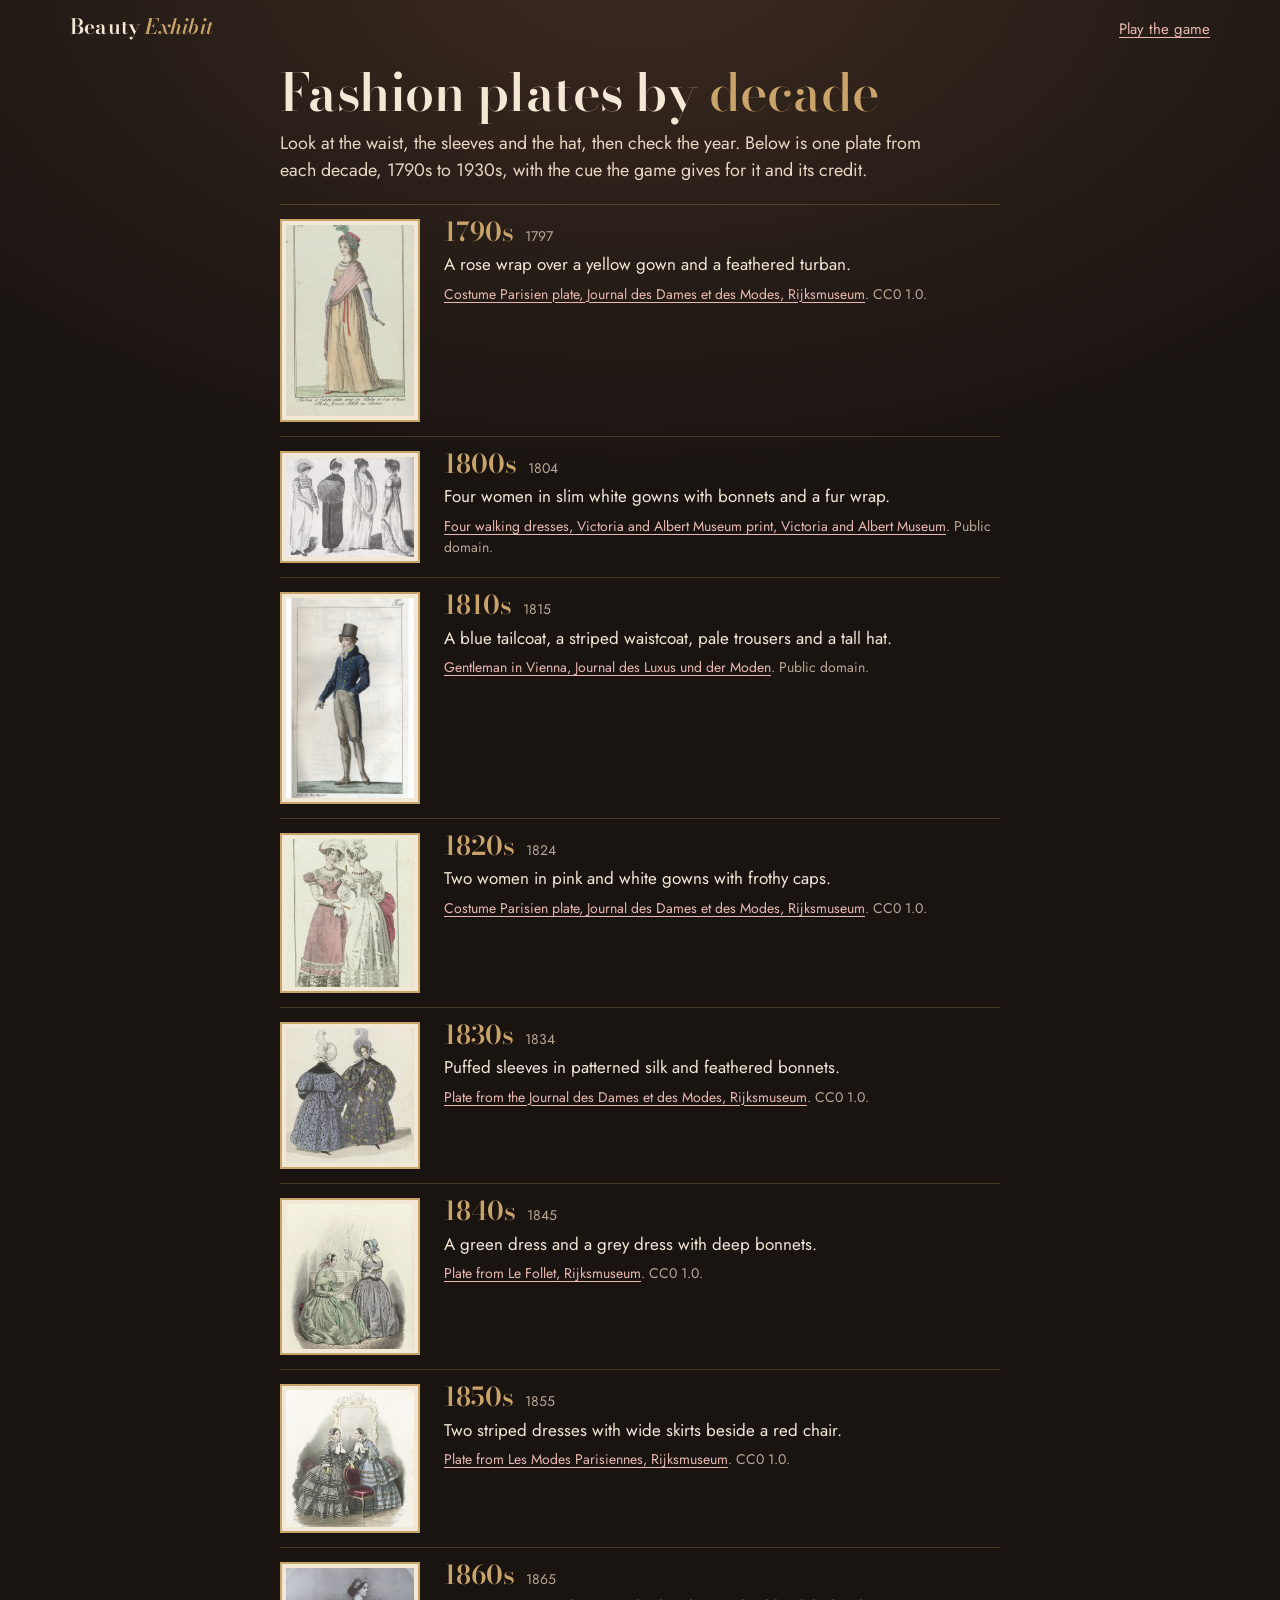
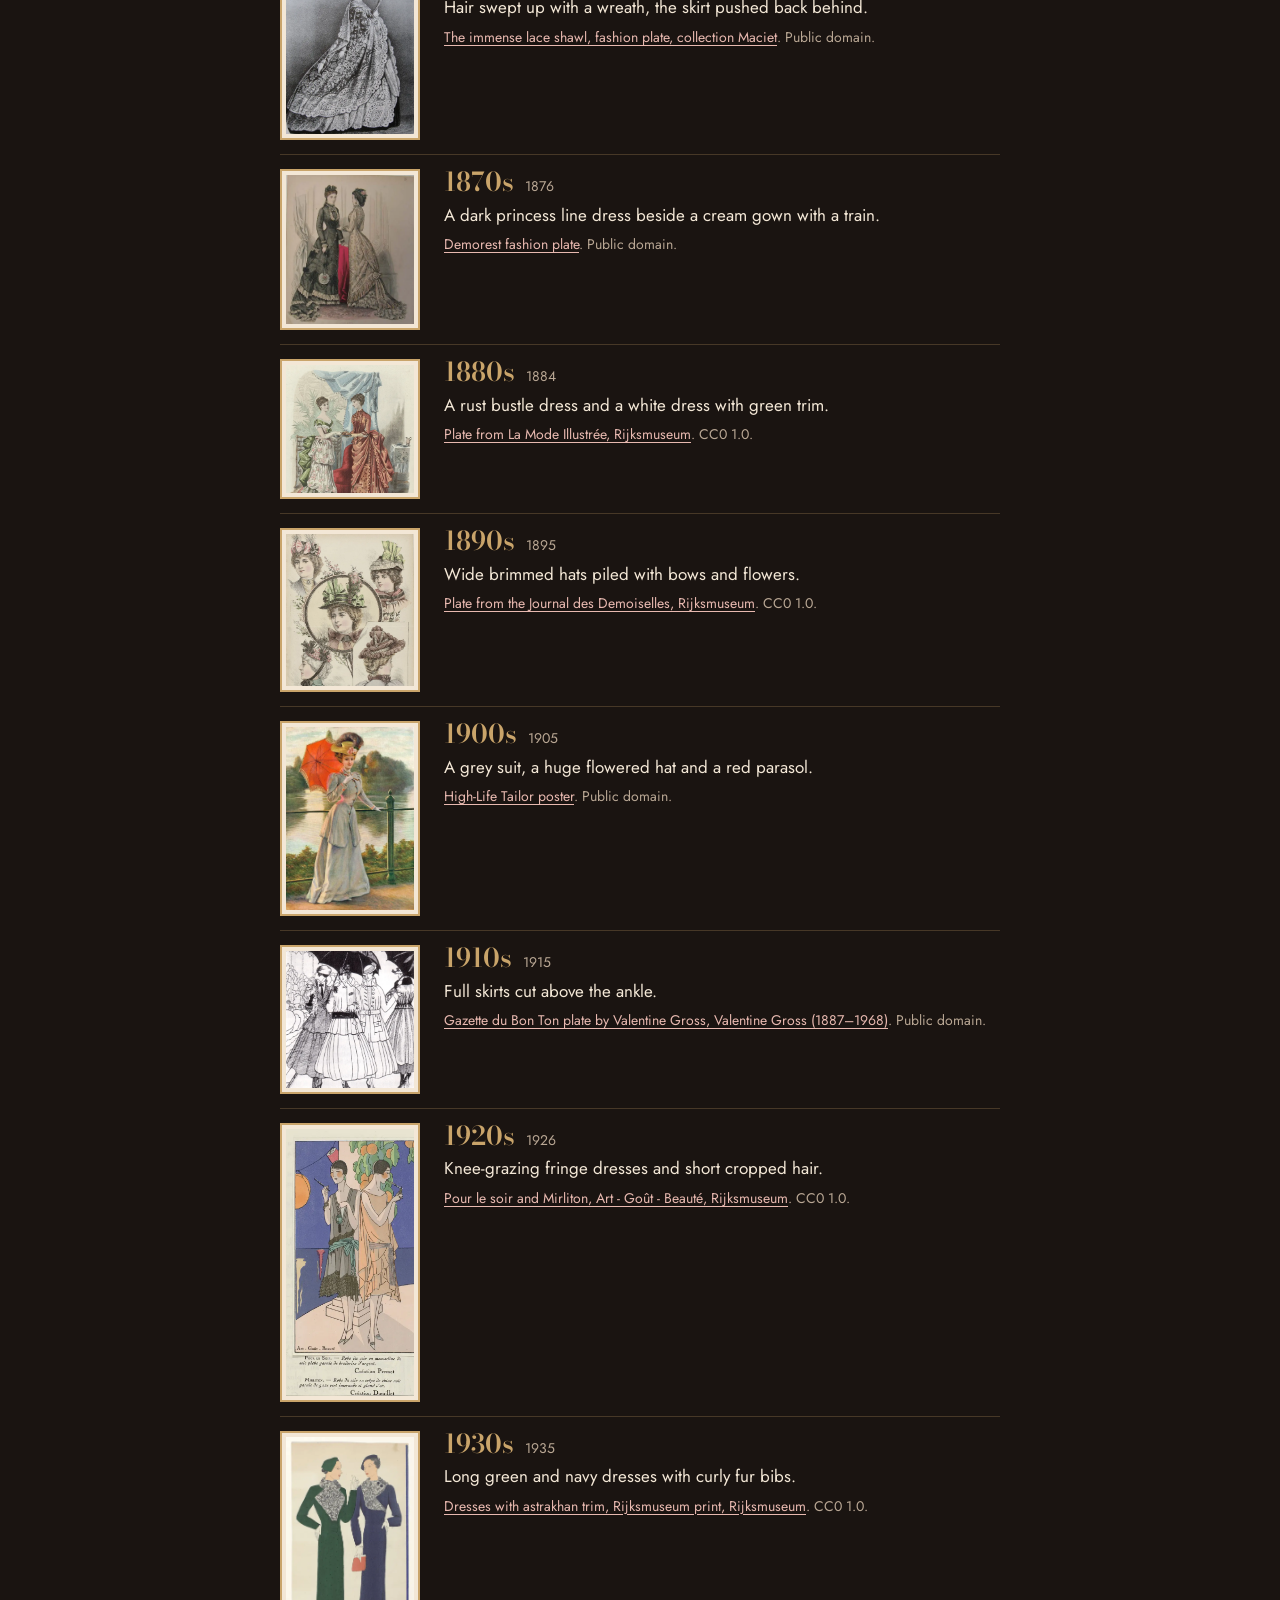
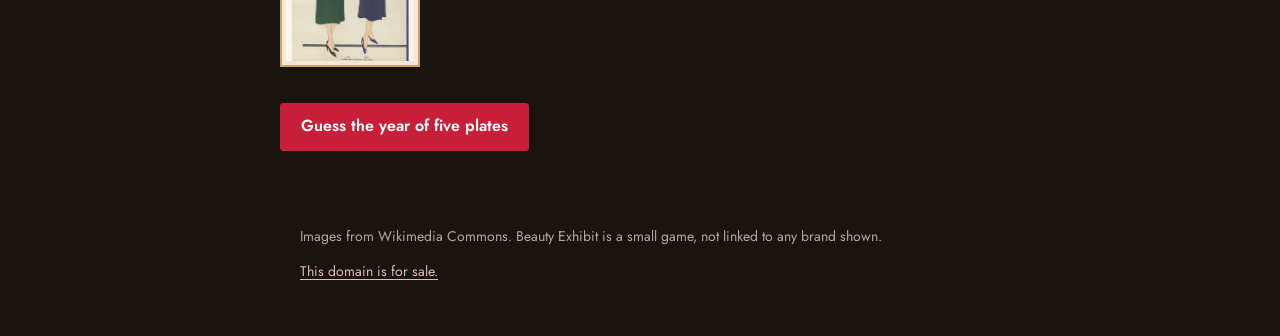
<file: docs/fashion-plates-by-decade/index.html>
<!doctype html>
<html lang="en">
<head>
<meta charset="utf-8">
<meta name="viewport" content="width=device-width, initial-scale=1">
<link rel="canonical" href="https://beautyexhibit.com/fashion-plates-by-decade/">
<meta property="og:url" content="https://beautyexhibit.com/fashion-plates-by-decade/">
<title>Fashion plates by decade, 1790s to 1930s | Beauty Exhibit</title>
<meta name="description" content="One old fashion plate for each decade from the 1790s to the 1930s, with the cue to look for and the credit. Then guess the year in the game.">
<meta property="og:title" content="Fashion plates by decade">
<meta property="og:description" content="One plate per decade, 1790s to 1930s, with its credit.">
<meta property="og:image" content="https://beautyexhibit.com/og.jpg">
<meta property="og:image:width" content="1200">
<meta property="og:image:height" content="630">
<meta property="og:image:alt" content="A Regency bonnet, a plumed lace hat and a 1920s cloche in a triangle above a lace fan and glove, hand-coloured on aged paper.">
<meta property="og:type" content="website">
<script type="application/ld+json">{"@context":"https://schema.org","@type":"CollectionPage","name":"Fashion plates by decade, 1790s to 1930s","url":"https://beautyexhibit.com/fashion-plates-by-decade/","description":"Look at the waist, the sleeves and the hat, then check the year. Below is one plate from each decade, 1790s to 1930s, with the cue the game gives for it and its credit.","isPartOf":{"@type":"WebSite","name":"Beauty Exhibit","url":"https://beautyexhibit.com/"},"mainEntity":{"@type":"ItemList","numberOfItems":15,"itemListElement":[{"@type":"ListItem","position":1,"name":"Costume Parisien plate, Journal des Dames et des Modes","url":"https://commons.wikimedia.org/wiki/File:Journal_des_Dames_et_des_Modes,_Costume_Parisien,_21_septembre_1797,_(6)(bis)_Turban_%C3%A0_Calott_(..),_RP-P-2009-2251.jpg"},{"@type":"ListItem","position":2,"name":"Four walking dresses, Victoria and Albert Museum print","url":"https://commons.wikimedia.org/wiki/File:A,_1804,_Victoria_and_Albert_Museum.jpg"},{"@type":"ListItem","position":3,"name":"Gentleman in Vienna, Journal des Luxus und der Moden","url":"https://commons.wikimedia.org/wiki/File:Herr_in_Wien_1815.jpeg"},{"@type":"ListItem","position":4,"name":"Costume Parisien plate, Journal des Dames et des Modes","url":"https://commons.wikimedia.org/wiki/File:Journal_des_Dames_et_des_Modes_1824,_Costume_Parisien_(2226),_BI-1938-0115A-36.jpg"},{"@type":"ListItem","position":5,"name":"Plate from the Journal des Dames et des Modes","url":"https://commons.wikimedia.org/wiki/File:Journal_des_Dames_et_des_Modes,_15_novembre_1834_,_No._3223_Capote_en_satin_(..),_RP-P-OB-103.233.jpg"},{"@type":"ListItem","position":6,"name":"Plate from Le Follet","url":"https://commons.wikimedia.org/wiki/File:Le_Follet,_1845,_No._1247_Robes_%26_chapeaux_(..),_RP-P-2009-3229.jpg"},{"@type":"ListItem","position":7,"name":"Plate from Les Modes Parisiennes","url":"https://commons.wikimedia.org/wiki/File:Les_Modes_Parisiennes,_1855,_No._655_Robes_de_la_Maison,_RP-P-2009-3386.jpg"},{"@type":"ListItem","position":8,"name":"The immense lace shawl, fashion plate","url":"https://commons.wikimedia.org/wiki/File:Fashion_plate_(The_immense_shawl,point_de_gaze_or_application_d%27Angleterre).jpg"},{"@type":"ListItem","position":9,"name":"Demorest fashion plate","url":"https://commons.wikimedia.org/wiki/File:Fashion_plate_Demorest_1876.jpg"},{"@type":"ListItem","position":10,"name":"Plate from La Mode Illustrée","url":"https://commons.wikimedia.org/wiki/File:La_Mode_Illustr%C3%A9e,_1884,_No._46_Toilettes_de_Mme_Delaunay,_RP-P-2009-3708.jpg"},{"@type":"ListItem","position":11,"name":"Plate from the Journal des Demoiselles","url":"https://commons.wikimedia.org/wiki/File:Journal_des_Demoiselles,_1_Octobre_1895,_No._5062,_RP-P-2009-3764.jpg"},{"@type":"ListItem","position":12,"name":"High-Life Tailor poster","url":"https://commons.wikimedia.org/wiki/File:High-Life_Tailor,_Paris_1905.jpg"},{"@type":"ListItem","position":13,"name":"Gazette du Bon Ton plate by Valentine Gross","url":"https://commons.wikimedia.org/wiki/File:Gazette_du_Bon_Ton_fashion_plate_1915_rain.jpg"},{"@type":"ListItem","position":14,"name":"Pour le soir and Mirliton, Art - Goût - Beauté","url":"https://commons.wikimedia.org/wiki/File:Art_-_Go%C3%BBt_-_Beaut%C3%A9,_Feuillets_de_l%27_%C3%A9l%C3%A9gance_f%C3%A9minine,_F%C3%A9vrier_1926,_No._66,_6e_Ann%C3%A9e,_p._12_Cr%C3%A9ation_Premet_Cr%C3%A9ation_Doeuillet,_RP-P-2009-4182-12A.jpg"},{"@type":"ListItem","position":15,"name":"Dresses with astrakhan trim, Rijksmuseum print","url":"https://commons.wikimedia.org/wiki/File:Vrouwen_in_jurken_met_garnering_van_astrakan,_1935,_fig._8757_tm_8760,_RP-P-2009-1914.jpg"}]}}</script>
<meta name="theme-color" content="#1a1411">
<link rel="preload" href="../fonts/bodoni.woff2" as="font" type="font/woff2" crossorigin>
<link rel="preload" href="../fonts/jost.woff2" as="font" type="font/woff2" crossorigin>
<link rel="stylesheet" href="../style.css">
<link rel="icon" href="data:image/svg+xml,%3Csvg xmlns='http://www.w3.org/2000/svg' viewBox='0 0 32 32'%3E%3Crect x='5' y='3' width='22' height='26' fill='%23c9a46a'/%3E%3Crect x='9' y='7' width='14' height='18' fill='%23c8203a'/%3E%3C/svg%3E">
</head>
<body>
<header class="top">
  <a class="brand" href="../">Beauty <i>Exhibit</i></a>
  <a class="toplink" href="../">Play the game</a>
</header>
<main class="dec">
  <h1>Fashion plates by <i>decade</i></h1>
  <p class="dec-a" id="dec-answer">Look at the waist, the sleeves and the hat, then check the year. Below is one plate from each decade, 1790s to 1930s, with the cue the game gives for it and its credit.</p>
  <ol class="dec-list" id="dec-list">
    <li><a class="dec-img" href="https://commons.wikimedia.org/wiki/File:Journal_des_Dames_et_des_Modes,_Costume_Parisien,_21_septembre_1797,_(6)(bis)_Turban_%C3%A0_Calott_(..),_RP-P-2009-2251.jpg"><img src="../img/n11.webp" width="669" height="1000" alt="A rose wrap over a yellow gown and a feathered turban." decoding="async"></a><div><p class="dec-y"><b>1790s</b> <span>1797</span></p><p class="dec-look">A rose wrap over a yellow gown and a feathered turban.</p><p class="dec-cr"><a href="https://commons.wikimedia.org/wiki/File:Journal_des_Dames_et_des_Modes,_Costume_Parisien,_21_septembre_1797,_(6)(bis)_Turban_%C3%A0_Calott_(..),_RP-P-2009-2251.jpg">Costume Parisien plate, Journal des Dames et des Modes, Rijksmuseum</a>. CC0 1.0.</p></div></li>
    <li><a class="dec-img" href="https://commons.wikimedia.org/wiki/File:A,_1804,_Victoria_and_Albert_Museum.jpg"><img src="../img/n13.webp" width="800" height="627" alt="Four women in slim white gowns with bonnets and a fur wrap." decoding="async"></a><div><p class="dec-y"><b>1800s</b> <span>1804</span></p><p class="dec-look">Four women in slim white gowns with bonnets and a fur wrap.</p><p class="dec-cr"><a href="https://commons.wikimedia.org/wiki/File:A,_1804,_Victoria_and_Albert_Museum.jpg">Four walking dresses, Victoria and Albert Museum print, Victoria and Albert Museum</a>. Public domain.</p></div></li>
    <li><a class="dec-img" href="https://commons.wikimedia.org/wiki/File:Herr_in_Wien_1815.jpeg"><img src="../img/n29.webp" width="641" height="1000" alt="A blue tailcoat, a striped waistcoat, pale trousers and a tall hat." loading="lazy" decoding="async"></a><div><p class="dec-y"><b>1810s</b> <span>1815</span></p><p class="dec-look">A blue tailcoat, a striped waistcoat, pale trousers and a tall hat.</p><p class="dec-cr"><a href="https://commons.wikimedia.org/wiki/File:Herr_in_Wien_1815.jpeg">Gentleman in Vienna, Journal des Luxus und der Moden</a>. Public domain.</p></div></li>
    <li><a class="dec-img" href="https://commons.wikimedia.org/wiki/File:Journal_des_Dames_et_des_Modes_1824,_Costume_Parisien_(2226),_BI-1938-0115A-36.jpg"><img src="../img/n40.webp" width="800" height="923" alt="Two women in pink and white gowns with frothy caps." loading="lazy" decoding="async"></a><div><p class="dec-y"><b>1820s</b> <span>1824</span></p><p class="dec-look">Two women in pink and white gowns with frothy caps.</p><p class="dec-cr"><a href="https://commons.wikimedia.org/wiki/File:Journal_des_Dames_et_des_Modes_1824,_Costume_Parisien_(2226),_BI-1938-0115A-36.jpg">Costume Parisien plate, Journal des Dames et des Modes, Rijksmuseum</a>. CC0 1.0.</p></div></li>
    <li><a class="dec-img" href="https://commons.wikimedia.org/wiki/File:Journal_des_Dames_et_des_Modes,_15_novembre_1834_,_No._3223_Capote_en_satin_(..),_RP-P-OB-103.233.jpg"><img src="../img/n50.webp" width="800" height="849" alt="Puffed sleeves in patterned silk and feathered bonnets." loading="lazy" decoding="async"></a><div><p class="dec-y"><b>1830s</b> <span>1834</span></p><p class="dec-look">Puffed sleeves in patterned silk and feathered bonnets.</p><p class="dec-cr"><a href="https://commons.wikimedia.org/wiki/File:Journal_des_Dames_et_des_Modes,_15_novembre_1834_,_No._3223_Capote_en_satin_(..),_RP-P-OB-103.233.jpg">Plate from the Journal des Dames et des Modes, Rijksmuseum</a>. CC0 1.0.</p></div></li>
    <li><a class="dec-img" href="https://commons.wikimedia.org/wiki/File:Le_Follet,_1845,_No._1247_Robes_%26_chapeaux_(..),_RP-P-2009-3229.jpg"><img src="../img/m11.webp" width="800" height="906" alt="A green dress and a grey dress with deep bonnets." loading="lazy" decoding="async"></a><div><p class="dec-y"><b>1840s</b> <span>1845</span></p><p class="dec-look">A green dress and a grey dress with deep bonnets.</p><p class="dec-cr"><a href="https://commons.wikimedia.org/wiki/File:Le_Follet,_1845,_No._1247_Robes_%26_chapeaux_(..),_RP-P-2009-3229.jpg">Plate from Le Follet, Rijksmuseum</a>. CC0 1.0.</p></div></li>
    <li><a class="dec-img" href="https://commons.wikimedia.org/wiki/File:Les_Modes_Parisiennes,_1855,_No._655_Robes_de_la_Maison,_RP-P-2009-3386.jpg"><img src="../img/n65.webp" width="800" height="854" alt="Two striped dresses with wide skirts beside a red chair." loading="lazy" decoding="async"></a><div><p class="dec-y"><b>1850s</b> <span>1855</span></p><p class="dec-look">Two striped dresses with wide skirts beside a red chair.</p><p class="dec-cr"><a href="https://commons.wikimedia.org/wiki/File:Les_Modes_Parisiennes,_1855,_No._655_Robes_de_la_Maison,_RP-P-2009-3386.jpg">Plate from Les Modes Parisiennes, Rijksmuseum</a>. CC0 1.0.</p></div></li>
    <li><a class="dec-img" href="https://commons.wikimedia.org/wiki/File:Fashion_plate_(The_immense_shawl,point_de_gaze_or_application_d%27Angleterre).jpg"><img src="../img/38.webp" width="770" height="1000" alt="Hair swept up with a wreath, the skirt pushed back behind." loading="lazy" decoding="async"></a><div><p class="dec-y"><b>1860s</b> <span>1865</span></p><p class="dec-look">Hair swept up with a wreath, the skirt pushed back behind.</p><p class="dec-cr"><a href="https://commons.wikimedia.org/wiki/File:Fashion_plate_(The_immense_shawl,point_de_gaze_or_application_d%27Angleterre).jpg">The immense lace shawl, fashion plate, collection Maciet</a>. Public domain.</p></div></li>
    <li><a class="dec-img" href="https://commons.wikimedia.org/wiki/File:Fashion_plate_Demorest_1876.jpg"><img src="../img/n83.webp" width="612" height="713" alt="A dark princess line dress beside a cream gown with a train." loading="lazy" decoding="async"></a><div><p class="dec-y"><b>1870s</b> <span>1876</span></p><p class="dec-look">A dark princess line dress beside a cream gown with a train.</p><p class="dec-cr"><a href="https://commons.wikimedia.org/wiki/File:Fashion_plate_Demorest_1876.jpg">Demorest fashion plate</a>. Public domain.</p></div></li>
    <li><a class="dec-img" href="https://commons.wikimedia.org/wiki/File:La_Mode_Illustr%C3%A9e,_1884,_No._46_Toilettes_de_Mme_Delaunay,_RP-P-2009-3708.jpg"><img src="../img/n92.webp" width="800" height="799" alt="A rust bustle dress and a white dress with green trim." loading="lazy" decoding="async"></a><div><p class="dec-y"><b>1880s</b> <span>1884</span></p><p class="dec-look">A rust bustle dress and a white dress with green trim.</p><p class="dec-cr"><a href="https://commons.wikimedia.org/wiki/File:La_Mode_Illustr%C3%A9e,_1884,_No._46_Toilettes_de_Mme_Delaunay,_RP-P-2009-3708.jpg">Plate from La Mode Illustrée, Rijksmuseum</a>. CC0 1.0.</p></div></li>
    <li><a class="dec-img" href="https://commons.wikimedia.org/wiki/File:Journal_des_Demoiselles,_1_Octobre_1895,_No._5062,_RP-P-2009-3764.jpg"><img src="../img/m22.webp" width="800" height="950" alt="Wide brimmed hats piled with bows and flowers." loading="lazy" decoding="async"></a><div><p class="dec-y"><b>1890s</b> <span>1895</span></p><p class="dec-look">Wide brimmed hats piled with bows and flowers.</p><p class="dec-cr"><a href="https://commons.wikimedia.org/wiki/File:Journal_des_Demoiselles,_1_Octobre_1895,_No._5062,_RP-P-2009-3764.jpg">Plate from the Journal des Demoiselles, Rijksmuseum</a>. CC0 1.0.</p></div></li>
    <li><a class="dec-img" href="https://commons.wikimedia.org/wiki/File:High-Life_Tailor,_Paris_1905.jpg"><img src="../img/n106.webp" width="629" height="899" alt="A grey suit, a huge flowered hat and a red parasol." loading="lazy" decoding="async"></a><div><p class="dec-y"><b>1900s</b> <span>1905</span></p><p class="dec-look">A grey suit, a huge flowered hat and a red parasol.</p><p class="dec-cr"><a href="https://commons.wikimedia.org/wiki/File:High-Life_Tailor,_Paris_1905.jpg">High-Life Tailor poster</a>. Public domain.</p></div></li>
    <li><a class="dec-img" href="https://commons.wikimedia.org/wiki/File:Gazette_du_Bon_Ton_fashion_plate_1915_rain.jpg"><img src="../img/185.webp" width="750" height="802" alt="Full skirts cut above the ankle." loading="lazy" decoding="async"></a><div><p class="dec-y"><b>1910s</b> <span>1915</span></p><p class="dec-look">Full skirts cut above the ankle.</p><p class="dec-cr"><a href="https://commons.wikimedia.org/wiki/File:Gazette_du_Bon_Ton_fashion_plate_1915_rain.jpg">Gazette du Bon Ton plate by Valentine Gross, Valentine Gross (1887–1968)</a>. Public domain.</p></div></li>
    <li><a class="dec-img" href="https://commons.wikimedia.org/wiki/File:Art_-_Go%C3%BBt_-_Beaut%C3%A9,_Feuillets_de_l%27_%C3%A9l%C3%A9gance_f%C3%A9minine,_F%C3%A9vrier_1926,_No._66,_6e_Ann%C3%A9e,_p._12_Cr%C3%A9ation_Premet_Cr%C3%A9ation_Doeuillet,_RP-P-2009-4182-12A.jpg"><img src="../img/205.webp" width="480" height="1000" alt="Knee-grazing fringe dresses and short cropped hair." loading="lazy" decoding="async"></a><div><p class="dec-y"><b>1920s</b> <span>1926</span></p><p class="dec-look">Knee-grazing fringe dresses and short cropped hair.</p><p class="dec-cr"><a href="https://commons.wikimedia.org/wiki/File:Art_-_Go%C3%BBt_-_Beaut%C3%A9,_Feuillets_de_l%27_%C3%A9l%C3%A9gance_f%C3%A9minine,_F%C3%A9vrier_1926,_No._66,_6e_Ann%C3%A9e,_p._12_Cr%C3%A9ation_Premet_Cr%C3%A9ation_Doeuillet,_RP-P-2009-4182-12A.jpg">Pour le soir and Mirliton, Art - Goût - Beauté, Rijksmuseum</a>. CC0 1.0.</p></div></li>
    <li><a class="dec-img" href="https://commons.wikimedia.org/wiki/File:Vrouwen_in_jurken_met_garnering_van_astrakan,_1935,_fig._8757_tm_8760,_RP-P-2009-1914.jpg"><img src="../img/n138.webp" width="571" height="1000" alt="Long green and navy dresses with curly fur bibs." loading="lazy" decoding="async"></a><div><p class="dec-y"><b>1930s</b> <span>1935</span></p><p class="dec-look">Long green and navy dresses with curly fur bibs.</p><p class="dec-cr"><a href="https://commons.wikimedia.org/wiki/File:Vrouwen_in_jurken_met_garnering_van_astrakan,_1935,_fig._8757_tm_8760,_RP-P-2009-1914.jpg">Dresses with astrakhan trim, Rijksmuseum print, Rijksmuseum</a>. CC0 1.0.</p></div></li>
  </ol>
  <p><a class="btn hot dec-go" href="../">Guess the year of five plates</a></p>
</main>
<footer class="foot">
  <p>Images from Wikimedia Commons. Beauty Exhibit is a small game, not linked to any brand shown.</p>
  <p><a href="https://www.afternic.com/domain/beautyexhibit.com">This domain is for sale.</a></p>
</footer>
</body>
</html>
</file>
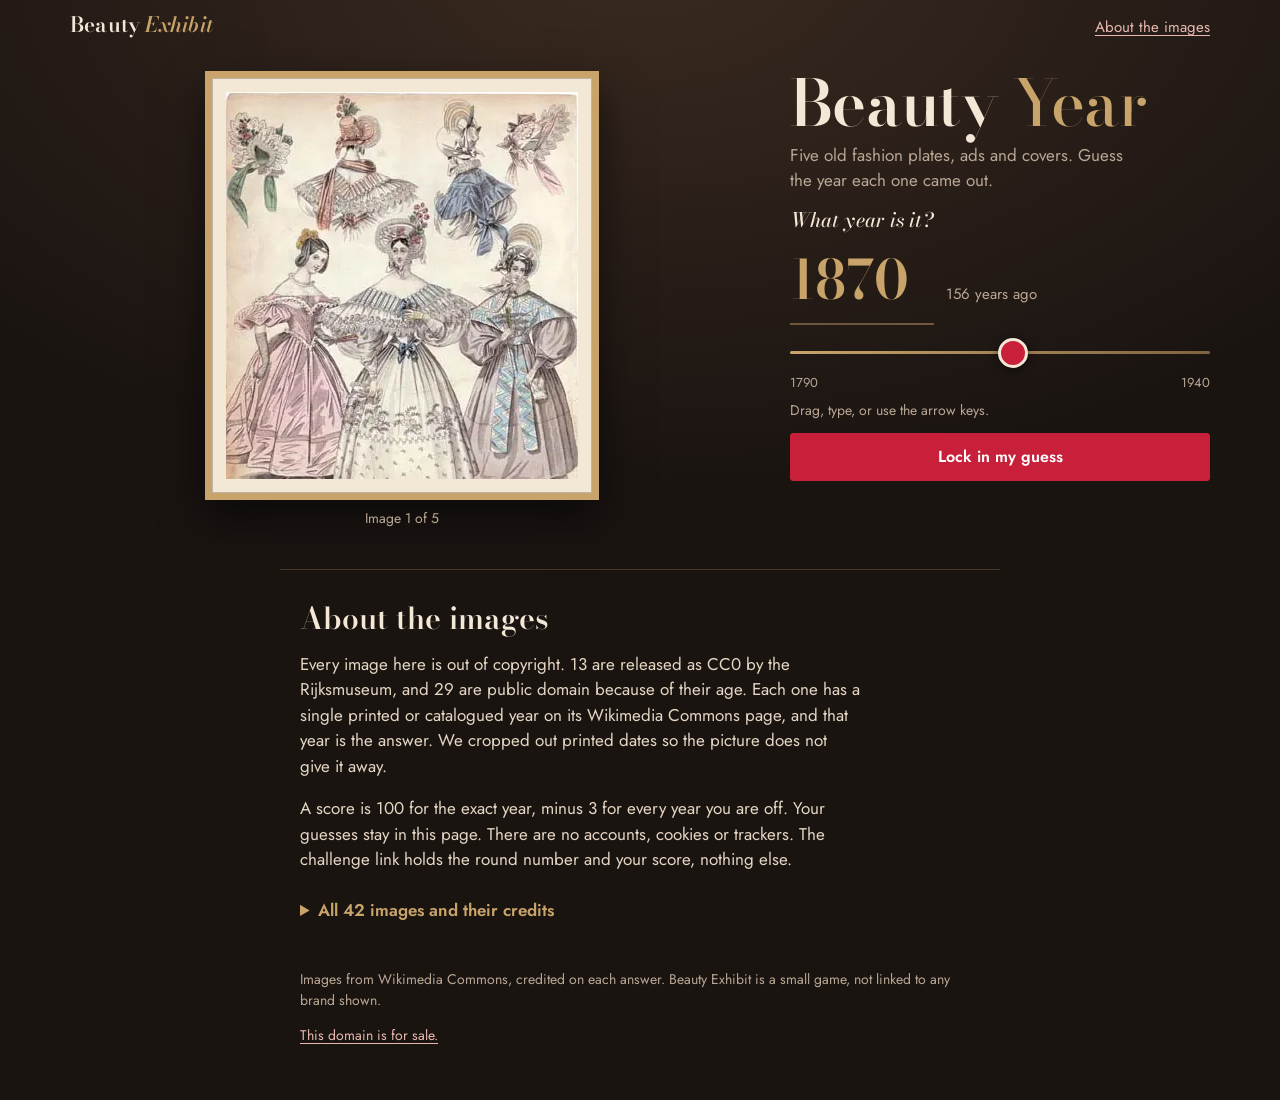
<file: site-build/docs/index.html>
<!doctype html>
<html lang="en">
<head>
<meta charset="utf-8">
<meta name="viewport" content="width=device-width, initial-scale=1">
<meta name="robots" content="noindex,nofollow">
<title>Beauty Year: guess when it was the look</title>
<meta name="description" content="Five old fashion plates, ads and magazine covers. Guess the year of each one, then see the real date and the credit.">
<meta property="og:title" content="Beauty Year">
<meta property="og:description" content="Guess the year of five old beauty images. How close can you get?">
<meta property="og:image" content="https://evanmack45.github.io/beautyexhibit-preview/og.png">
<meta property="og:type" content="website">
<meta name="theme-color" content="#1a1411">
<link rel="preload" href="fonts/bodoni.woff2" as="font" type="font/woff2" crossorigin>
<link rel="preload" href="fonts/jost.woff2" as="font" type="font/woff2" crossorigin>
<link rel="preload" href="img/16.webp" as="image">
<link rel="stylesheet" href="style.css">
<link rel="icon" href="data:image/svg+xml,%3Csvg xmlns='http://www.w3.org/2000/svg' viewBox='0 0 32 32'%3E%3Crect x='5' y='3' width='22' height='26' fill='%23c9a46a'/%3E%3Crect x='9' y='7' width='14' height='18' fill='%23c8203a'/%3E%3C/svg%3E">
</head>
<body>
<header class="top">
  <a class="brand" href="./">Beauty <i>Exhibit</i></a>
  <a class="toplink" href="#about">About the images</a>
</header>
<main class="room" id="room" data-seed="20261125">
  <div class="intro">
    <h1>Beauty <i>Year</i></h1>
    <p class="lede">Five old fashion plates, ads and covers. Guess the year each one came out.</p>
    <p class="friend" id="friend-top" hidden></p>
  </div>
  <figure class="piece" id="piece">
    <div class="frame"><img id="art" src="img/16.webp" width="352" height="387" alt="Image 1 of 5. Huge balloon sleeves and hats loaded with ribbons." decoding="async"></div>
    <figcaption class="count" id="count">Image 1 of 5</figcaption>
  </figure>
  <div class="wall" id="wall" hidden aria-hidden="true"></div>
  <section class="panel" id="panel" aria-live="polite">
    <form class="guess" id="guess" novalidate>
      <label class="q" for="year-in">What year is it?</label>
      <div class="readout"><input id="year-in" class="year" inputmode="numeric" autocomplete="off" value="1870" aria-describedby="hint"><span class="ago" id="ago" aria-hidden="true"></span></div>
      <input id="slider" class="slider" type="range" min="1790" max="1940" step="1" value="1870" aria-label="Year slider">
      <div class="ends" aria-hidden="true"><span>1790</span><span>1940</span></div>
      <p class="hint" id="hint">Drag, type, or use the arrow keys.</p>
      <button class="btn hot" id="lock" type="submit">Lock in my guess</button>
    </form>
    <div class="label" id="label" hidden>
      <p class="answer"><span class="big" id="a-year"></span><span class="off" id="a-off"></span></p>
      <div class="line" id="a-line" aria-hidden="true"><i class="tick g"></i><i class="tick t"></i></div>
      <p class="key" aria-hidden="true"><i class="tick t"></i>Real year <i class="tick g"></i>Your guess</p>
      <p class="pts" id="a-pts"></p>
      <p class="look" id="a-look"></p>
      <p class="then" id="a-then"></p>
      <p class="credit" id="a-credit"></p>
      <button class="btn hot" id="next" type="button">Next image</button>
    </div>
    <div class="end" id="end" hidden>
      <p class="friend" id="friend" hidden></p>
      <p class="final"><span class="big" id="e-score"></span><span class="of">out of 500</span></p>
      <p class="verdict" id="e-verdict"></p>
      <ol class="recap" id="recap"></ol>
      <div class="actions">
        <button type="button" class="btn hot" id="save">Save score card</button>
        <button type="button" class="btn" id="copy">Copy challenge link</button>
        <button type="button" class="btn ghost" id="again">Play new images</button>
      </div>
      <p class="msg" id="msg" aria-live="polite"></p>
    </div>
    <noscript><p class="msg">Guessing needs JavaScript. Here is the first image to look at. It is from 1833.</p></noscript>
  </section>
</main>
<section class="about" id="about" aria-labelledby="about-h">
  <h2 id="about-h">About the images</h2>
  <p>Every image here is out of copyright. 13 are released as CC0 by the Rijksmuseum, and 29 are public domain because of their age. Each one has a single printed or catalogued year on its Wikimedia Commons page, and that year is the answer. We cropped out printed dates so the picture does not give it away.</p>
  <p>A score is 100 for the exact year, minus 3 for every year you are off. Your guesses stay in this page. There are no accounts, cookies or trackers. The challenge link holds the round number and your score, nothing else.</p>
  <details class="all">
    <summary>All 42 images and their credits</summary>
    <ul><li><span class="yr">1808</span> <a href="https://commons.wikimedia.org/wiki/File:Kensington_Garden_dresses_for_June,_fashion_plate_from_Le_Beau_Monde,_unknown_illustrator,_1808.jpg">Kensington Garden dresses for June, Le Beau Monde</a>. Public domain.</li><li><span class="yr">1817</span> <a href="https://commons.wikimedia.org/wiki/File:Incroyables_et_Merveilleuses,_1817,_Merveilleuse,_No._31_Toilette_de_Spectacle.,_RP-P-2009-1503.jpg">Toilette de Spectacle, Incroyables et Merveilleuses, Rijksmuseum</a>. CC0 1.0.</li><li><span class="yr">1829</span> <a href="https://commons.wikimedia.org/wiki/File:Journal_des_Dames_et_des_Modes,_Costumes_Parisiens,_25_avril_1829,_(2689)_Mode_de_Longchamp_(..),_RP-P-2009-2544.jpg">Costumes Parisiens, Journal des Dames et des Modes, Rijksmuseum</a>. CC0 1.0.</li><li><span class="yr">1833</span> <a href="https://commons.wikimedia.org/wiki/File:1833_fashion_plate.jpg">Fashion plate, University of Washington collection</a>. Public domain.</li><li><span class="yr">1837</span> <a href="https://commons.wikimedia.org/wiki/File:Petit_Courrier_des_Dames,_15_avril_1837,_No._1342_Modes_de_Longchamp_(..),_RP-P-OB-103.226.jpg">Modes de Longchamp, Petit Courrier des Dames, Rijksmuseum</a>. CC0 1.0.</li><li><span class="yr">1853</span> <a href="https://commons.wikimedia.org/wiki/File:Hand-colored_fashion_plate_1853.jpg">Le Moniteur de la Mode, plate by Jules David, Jules David</a>. Public domain.</li><li><span class="yr">1857</span> <a href="https://commons.wikimedia.org/wiki/File:1857Le_Journal_des_Demoiselles.png">Le Journal des Demoiselles, plate by Laure Noël, Laure Noël</a>. Public domain.</li><li><span class="yr">1861</span> <a href="https://commons.wikimedia.org/wiki/File:Wedding_Dress_fashion_plate_for_the_Englishwoman%27s_Domestic_Magazine_1861.jpeg">Wedding dress, Englishwoman's Domestic Magazine, Jules David</a>. Public domain.</li><li><span class="yr">1865</span> <a href="https://commons.wikimedia.org/wiki/File:Fashion_plate_(The_immense_shawl,point_de_gaze_or_application_d%27Angleterre).jpg">The immense lace shawl, fashion plate, collection Maciet</a>. Public domain.</li><li><span class="yr">1869</span> <a href="https://commons.wikimedia.org/wiki/File:1869_Fashion_Plate.jpg">Fashion plate, Manby &amp; Balding, Paris</a>. Public domain.</li><li><span class="yr">1869</span> <a href="https://commons.wikimedia.org/wiki/File:Dobbins%27_medicated_toilet_soap,_advertising,_1869.jpg">Dobbins' Medicated Toilet Soap, advertising, Lithograph by Jacob Haehnlen, Philadelphia. Copyright by J.B. Dobbins.</a>. Public domain.</li><li><span class="yr">1877</span> <a href="https://commons.wikimedia.org/wiki/File:Les_Modes_Parisiennes,_1877,_No._1761_Mod%C3%A8les_des_Grands_Magasins_(..),_RP-P-OB-103.518.jpg">Les Modes Parisiennes, Modèles des Grands Magasins, Rijksmuseum</a>. CC0 1.0.</li><li><span class="yr">1881</span> <a href="https://commons.wikimedia.org/wiki/File:Dames-modegids,_1_februari_1881,_No._630,_RP-P-OB-103.023.jpg">Dames-modegids, Rijksmuseum</a>. CC0 1.0.</li><li><span class="yr">1889</span> <a href="https://commons.wikimedia.org/wiki/File:Journal_des_Demoiselles,_1_mai_1889,_No._4727_Toilettes_de_Melle_Thirion,_RP-P-2009-3738.jpg">Toilettes, Journal des Demoiselles, Rijksmuseum</a>. CC0 1.0.</li><li><span class="yr">1890</span> <a href="https://commons.wikimedia.org/wiki/File:La_Diaphane._Poudre_de_Riz_,_1890,_RP-P-1912-2481.jpg">La Diaphane, Poudre de Riz poster, Rijksmuseum</a>. CC0 1.0.</li><li><span class="yr">1893</span> <a href="https://commons.wikimedia.org/wiki/File:Le_Moniteur_de_la_Mode,_1893,_Nr._2907,_No._33_Toilettes_de_Mad.e_benoit,_RP-P-2009-3753.jpg">Toilettes, Le Moniteur de la Mode, Rijksmuseum</a>. CC0 1.0.</li><li><span class="yr">1896</span> <a href="https://commons.wikimedia.org/wiki/File:Mucha_-Lance_Parfum_Rodo.jpg">Lance Parfum Rodo, poster by Alphonse Mucha, Alphonse Mucha</a>. Public domain.</li><li><span class="yr">1897</span> <a href="https://commons.wikimedia.org/wiki/File:Model%C3%A8s_de_Madame_Carlier_1897.jpg">Hats, The Millinery Trade Review, New York, &quot;Casimir&quot;</a>. Public domain.</li><li><span class="yr">1904</span> <a href="https://commons.wikimedia.org/wiki/File:Frock_Coat_April_1904.jpg">Wedding party, Fashion magazine, Fashion (magazine)</a>. Public domain.</li><li><span class="yr">1907</span> <a href="https://commons.wikimedia.org/wiki/File:Golfing_costume_1907.jpg">Golfing costume, Johann Hermann Bogdan Kandyuk (1866-1918)</a>. Public domain.</li><li><span class="yr">1907</span> <a href="https://commons.wikimedia.org/wiki/File:Pears%27_soap_Otto_of_Rose_1907,_advertisement.jpg">Pears' Otto of Rose soap advertisement</a>. Public domain.</li><li><span class="yr">1909</span> <a href="https://commons.wikimedia.org/wiki/File:Fashion_Plate_1909.jpg">Fashion plate</a>. Public domain.</li><li><span class="yr">1910</span> <a href="https://commons.wikimedia.org/wiki/File:1910_Fashion_Plate.jpg">Fashion plate</a>. Public domain.</li><li><span class="yr">1911</span> <a href="https://commons.wikimedia.org/wiki/File:Leopoldo_Metlicovitz_-_Poster_Lauris_Sauz%C3%A9_Fr%C3%A8res_Paris.jpg">Parfum Lauris, poster by Leopoldo Metlicovitz, Leopoldo Metlikovicz</a>. Public domain.</li><li><span class="yr">1911</span> <a href="https://commons.wikimedia.org/wiki/File:Harry_Watrous_cover_Ladies_Home_Journal_--1_March_1911.jpg">Ladies' Home Journal cover by Harry Watrous, Harry Willson Watrous</a>. Public domain.</li><li><span class="yr">1913</span> <a href="https://commons.wikimedia.org/wiki/File:A_Woman_Standing_On_A_Terrace,_by_Will_Hammell_-_Vogue,_August_1,_1913.jpg">Vogue cover by Will Hammell, Will Hammell (1888-1963)</a>. Public domain.</li><li><span class="yr">1915</span> <a href="https://commons.wikimedia.org/wiki/File:Gazette_du_Bon_Ton_fashion_plate_1915_rain.jpg">Gazette du Bon Ton plate by Valentine Gross, Valentine Gross (1887–1968)</a>. Public domain.</li><li><span class="yr">1917</span> <a href="https://commons.wikimedia.org/wiki/File:Chanel_jersey_casual_wear_1917,.jpg">Jersey day wear, Les Élégances Parisiennes</a>. Public domain.</li><li><span class="yr">1917</span> <a href="https://commons.wikimedia.org/wiki/File:Vogue,_portada_de_mayo_de_1917.jpg">Vogue cover by Georges Lepape, Georges Lepape (1887–1971)</a>. Public domain.</li><li><span class="yr">1918</span> <a href="https://commons.wikimedia.org/wiki/File:Vogue_cover_April_1st,_1918,_by_George_Wolfe_Plank.jpg">Vogue cover by George Wolfe Plank, George Wolfe Plank (1883–1965)</a>. Public domain.</li><li><span class="yr">1919</span> <a href="https://commons.wikimedia.org/wiki/File:Woman%27s_Home_Companion_1919_-_Jonteel_face_powder.png">Jonteel face powder advertisement, George D. Buckley</a>. Public domain.</li><li><span class="yr">1919</span> <a href="https://commons.wikimedia.org/wiki/File:George_Barbier_-_Laissez-moi_seule!.jpg">Laissez-moi seule!, plate by George Barbier, George Barbier</a>. Public domain.</li><li><span class="yr">1919</span> <a href="https://commons.wikimedia.org/wiki/File:Vogue_cover,_July_1st,_1919,_by_Helen_Dryden.jpg">Vogue cover by Helen Dryden, Helen Dryden (1882–1972)</a>. Public domain.</li><li><span class="yr">1920</span> <a href="https://commons.wikimedia.org/wiki/File:Vogue_cover,_June_1st,_1920,_by_Helen_Dryden.jpg">Vogue cover by Helen Dryden, Helen Dryden (1882–1972)</a>. Public domain.</li><li><span class="yr">1922</span> <a href="https://commons.wikimedia.org/wiki/File:Rigaud%27s_Mary_Garden_Face_Powder_Ad_1922.jpg">Rigaud's Mary Garden face powder advertisement, Mishkin</a>. Public domain.</li><li><span class="yr">1922</span> <a href="https://commons.wikimedia.org/wiki/File:Magazine_cover_The_Delineator_June_1922_man_and_woman_in_garden.jpg">The Delineator cover</a>. Public domain.</li><li><span class="yr">1924</span> <a href="https://commons.wikimedia.org/wiki/File:Cutex-1924.jpg">Cutex nail polish advertisement</a>. Public domain.</li><li><span class="yr">1924</span> <a href="https://commons.wikimedia.org/wiki/File:Art_-_Go%C3%BBt_-_Beaut%C3%A9,_Feuillets_de_l%27_%C3%A9l%C3%A9gance_f%C3%A9minine,_Janvier_1924,_No._41,_4e_Ann%C3%A9e,_p._9_Caroline.-Cr%C3%A9ation_Philippe_et_Gaston,_RP-P-2009-4183-9A.jpg">Caroline, Art - Goût - Beauté, Rijksmuseum</a>. CC0 1.0.</li><li><span class="yr">1924</span> <a href="https://commons.wikimedia.org/wiki/File:Art_-_Go%C3%BBt_-_Beaut%C3%A9,_Feuillets_de_l%27_%C3%A9l%C3%A9gance_f%C3%A9minine,_Janvier_1924,_No._41,_4e_Ann%C3%A9e,_p._12_Cr%C3%A9ation_Jean_Patou_Cr%C3%A9ation_Beer,_RP-P-2009-4183-12A.jpg">Garçonne and Grande Passion, Art - Goût - Beauté, Rijksmuseum</a>. CC0 1.0.</li><li><span class="yr">1926</span> <a href="https://commons.wikimedia.org/wiki/File:Art_-_Go%C3%BBt_-_Beaut%C3%A9,_Feuillets_de_l%27_%C3%A9l%C3%A9gance_f%C3%A9minine,_F%C3%A9vrier_1926,_No._66,_6e_Ann%C3%A9e,_p._12_Cr%C3%A9ation_Premet_Cr%C3%A9ation_Doeuillet,_RP-P-2009-4182-12A.jpg">Pour le soir and Mirliton, Art - Goût - Beauté, Rijksmuseum</a>. CC0 1.0.</li><li><span class="yr">1926</span> <a href="https://commons.wikimedia.org/wiki/File:Art_-_Go%C3%BBt_-_Beaut%C3%A9,_Feuillets_de_l%27_%C3%A9l%C3%A9gance_f%C3%A9minine,_F%C3%A9vrier_1926,_No._66,_6e_Ann%C3%A9e,_p._23,_RP-P-2009-4182-23.jpg">Hats by Jeanne Duc, Art - Goût - Beauté, Rijksmuseum</a>. CC0 1.0.</li><li><span class="yr">1928</span> <a href="https://commons.wikimedia.org/wiki/File:Art_-_Go%C3%BBt_-_Beaut%C3%A9,_Feuillets_de_l%27_%C3%A9l%C3%A9gance_f%C3%A9minine,_Novembre_1928,_No._99,_9e_Ann%C3%A9e,_p._10,_RP-P-2009-1921-10.jpg">Art - Goût - Beauté, Rijksmuseum</a>. CC0 1.0.</li></ul>
  </details>
</section>
<footer class="foot">
  <p>Images from Wikimedia Commons, credited on each answer. Beauty Exhibit is a small game, not linked to any brand shown.</p>
  <p><a href="https://www.afternic.com/domain/beautyexhibit.com">This domain is for sale.</a></p>
</footer>
<script type="application/json" id="images">[{"id":"0","year":1808,"title":"Kensington Garden dresses for June, Le Beau Monde","artist":"","look":"Very high waists, white muslin and deep bonnets.","license":"Public domain","licenseTags":["PD-old-100-expired","PD-old-X-expired"],"source":"https://commons.wikimedia.org/wiki/File:Kensington_Garden_dresses_for_June,_fashion_plate_from_Le_Beau_Monde,_unknown_illustrator,_1808.jpg","holder":"","w":436,"h":602},{"id":"4","year":1817,"title":"Toilette de Spectacle, Incroyables et Merveilleuses","artist":"Rijksmuseum","look":"Waist right under the bust, short puffed sleeves, hair piled with feathers.","license":"CC0 1.0","licenseTags":["CC-zero"],"source":"https://commons.wikimedia.org/wiki/File:Incroyables_et_Merveilleuses,_1817,_Merveilleuse,_No._31_Toilette_de_Spectacle.,_RP-P-2009-1503.jpg","holder":"Rijksmuseum","w":777,"h":1000},{"id":"7","year":1829,"title":"Costumes Parisiens, Journal des Dames et des Modes","artist":"Rijksmuseum","look":"Huge hats, wide puffed sleeves and a belted waist.","license":"CC0 1.0","licenseTags":["CC-zero"],"source":"https://commons.wikimedia.org/wiki/File:Journal_des_Dames_et_des_Modes,_Costumes_Parisiens,_25_avril_1829,_(2689)_Mode_de_Longchamp_(..),_RP-P-2009-2544.jpg","holder":"Rijksmuseum","w":775,"h":1000},{"id":"16","year":1833,"title":"Fashion plate, University of Washington collection","artist":"","look":"Huge balloon sleeves and hats loaded with ribbons.","license":"Public domain","licenseTags":["PD-old-100"],"source":"https://commons.wikimedia.org/wiki/File:1833_fashion_plate.jpg","holder":"","w":352,"h":387},{"id":"18","year":1837,"title":"Modes de Longchamp, Petit Courrier des Dames","artist":"Rijksmuseum","look":"Bonnets that frame the face, sleeves narrowing at the top.","license":"CC0 1.0","licenseTags":["CC-zero"],"source":"https://commons.wikimedia.org/wiki/File:Petit_Courrier_des_Dames,_15_avril_1837,_No._1342_Modes_de_Longchamp_(..),_RP-P-OB-103.226.jpg","holder":"Rijksmuseum","w":800,"h":822},{"id":"34","year":1853,"title":"Le Moniteur de la Mode, plate by Jules David","artist":"Jules David","look":"Center-parted hair, bare shoulders, full skirts on petticoats.","license":"Public domain","licenseTags":["PD-old-auto"],"source":"https://commons.wikimedia.org/wiki/File:Hand-colored_fashion_plate_1853.jpg","holder":"","w":356,"h":424},{"id":"36","year":1857,"title":"Le Journal des Demoiselles, plate by Laure Noël","artist":"Laure Noël","look":"Tiered skirts swelling over a cage crinoline.","license":"Public domain","licenseTags":["PD-old-100-expired","PD-old-X-expired"],"source":"https://commons.wikimedia.org/wiki/File:1857Le_Journal_des_Demoiselles.png","holder":"","w":800,"h":897},{"id":"37","year":1861,"title":"Wedding dress, Englishwoman's Domestic Magazine","artist":"Jules David","look":"Long veil, lace and a crinoline at full width.","license":"Public domain","licenseTags":["PD-old-auto"],"source":"https://commons.wikimedia.org/wiki/File:Wedding_Dress_fashion_plate_for_the_Englishwoman%27s_Domestic_Magazine_1861.jpeg","holder":"","w":408,"h":432},{"id":"38","year":1865,"title":"The immense lace shawl, fashion plate","artist":"collection Maciet","look":"Hair swept up with a wreath, the skirt pushed back behind.","license":"Public domain","licenseTags":["PD-old-100"],"source":"https://commons.wikimedia.org/wiki/File:Fashion_plate_(The_immense_shawl,point_de_gaze_or_application_d%27Angleterre).jpg","holder":"","w":770,"h":1000},{"id":"56","year":1869,"title":"Fashion plate, Manby & Balding, Paris","artist":"","look":"Skirt volume pushed toward the back.","license":"Public domain","licenseTags":["PD-old"],"source":"https://commons.wikimedia.org/wiki/File:1869_Fashion_Plate.jpg","holder":"","w":638,"h":399},{"id":"280","year":1869,"title":"Dobbins' Medicated Toilet Soap, advertising","artist":"Lithograph by Jacob Haehnlen, Philadelphia. Copyright by J.B. Dobbins.","look":"A parlor of wide skirts selling soap with flowers.","license":"Public domain","licenseTags":["PD-US-1923","PD-US-expired"],"source":"https://commons.wikimedia.org/wiki/File:Dobbins%27_medicated_toilet_soap,_advertising,_1869.jpg","holder":"","w":800,"h":956},{"id":"109","year":1877,"title":"Les Modes Parisiennes, Modèles des Grands Magasins","artist":"Rijksmuseum","look":"Long narrow trains and bodices fitted over the hips.","license":"CC0 1.0","licenseTags":["CC-zero"],"source":"https://commons.wikimedia.org/wiki/File:Les_Modes_Parisiennes,_1877,_No._1761_Mod%C3%A8les_des_Grands_Magasins_(..),_RP-P-OB-103.518.jpg","holder":"Rijksmuseum","w":800,"h":899},{"id":"126","year":1881,"title":"Dames-modegids","artist":"Rijksmuseum","look":"Tight bodices, swags of fabric and small hats.","license":"CC0 1.0","licenseTags":["CC-zero"],"source":"https://commons.wikimedia.org/wiki/File:Dames-modegids,_1_februari_1881,_No._630,_RP-P-OB-103.023.jpg","holder":"Rijksmuseum","w":800,"h":917},{"id":"133","year":1889,"title":"Toilettes, Journal des Demoiselles","artist":"Rijksmuseum","look":"Bustles at the back and tall hats.","license":"CC0 1.0","licenseTags":["CC-zero"],"source":"https://commons.wikimedia.org/wiki/File:Journal_des_Demoiselles,_1_mai_1889,_No._4727_Toilettes_de_Melle_Thirion,_RP-P-2009-3738.jpg","holder":"Rijksmuseum","w":800,"h":439},{"id":"278","year":1890,"title":"La Diaphane, Poudre de Riz poster","artist":"Rijksmuseum","look":"Rice powder sold with a famous actress and a lot of white.","license":"CC0 1.0","licenseTags":["CC-zero"],"source":"https://commons.wikimedia.org/wiki/File:La_Diaphane._Poudre_de_Riz_,_1890,_RP-P-1912-2481.jpg","holder":"Rijksmuseum","w":714,"h":1000},{"id":"142","year":1893,"title":"Toilettes, Le Moniteur de la Mode","artist":"Rijksmuseum","look":"Leg-of-mutton sleeves, huge at the shoulder.","license":"CC0 1.0","licenseTags":["CC-zero"],"source":"https://commons.wikimedia.org/wiki/File:Le_Moniteur_de_la_Mode,_1893,_Nr._2907,_No._33_Toilettes_de_Mad.e_benoit,_RP-P-2009-3753.jpg","holder":"Rijksmuseum","w":800,"h":851},{"id":"264","year":1896,"title":"Lance Parfum Rodo, poster by Alphonse Mucha","artist":"Alphonse Mucha","look":"Flowing red hair and Art Nouveau curves.","license":"Public domain","licenseTags":["PD-old-X-expired","PD-old-auto-expired"],"source":"https://commons.wikimedia.org/wiki/File:Mucha_-Lance_Parfum_Rodo.jpg","holder":"","w":714,"h":1000},{"id":"151","year":1897,"title":"Hats, The Millinery Trade Review, New York","artist":"\"Casimir\"","look":"Hats piled with flowers and feathers, hair rolled up.","license":"Public domain","licenseTags":["PD-US"],"source":"https://commons.wikimedia.org/wiki/File:Model%C3%A8s_de_Madame_Carlier_1897.jpg","holder":"","w":784,"h":1000},{"id":"162","year":1904,"title":"Wedding party, Fashion magazine","artist":"Fashion (magazine)","look":"High lace collars, pouched bodices and frock coats.","license":"Public domain","licenseTags":["PD-US"],"source":"https://commons.wikimedia.org/wiki/File:Frock_Coat_April_1904.jpg","holder":"","w":799,"h":1000},{"id":"160","year":1907,"title":"Golfing costume","artist":"Johann Hermann Bogdan Kandyuk (1866-1918)","look":"A sporty tweed suit, wide-brimmed cap and tiny waist.","license":"Public domain","licenseTags":["PD-old-X-expired","PD-old-auto-expired"],"source":"https://commons.wikimedia.org/wiki/File:Golfing_costume_1907.jpg","holder":"","w":398,"h":698},{"id":"253","year":1907,"title":"Pears' Otto of Rose soap advertisement","artist":"","look":"A fur muff, a big hat and soap for the complexion.","license":"Public domain","licenseTags":["PD-old"],"source":"https://commons.wikimedia.org/wiki/File:Pears%27_soap_Otto_of_Rose_1907,_advertisement.jpg","holder":"","w":691,"h":1000},{"id":"161","year":1909,"title":"Fashion plate","artist":"","look":"Wide hats and long straight lines.","license":"Public domain","licenseTags":["PD-UK-unknown","PD-US-expired"],"source":"https://commons.wikimedia.org/wiki/File:Fashion_Plate_1909.jpg","holder":"","w":728,"h":1000},{"id":"183","year":1910,"title":"Fashion plate","artist":"","look":"Blouses and high-waisted skirts, hats tipped forward.","license":"Public domain","licenseTags":["PD-old"],"source":"https://commons.wikimedia.org/wiki/File:1910_Fashion_Plate.jpg","holder":"","w":645,"h":889},{"id":"269","year":1911,"title":"Parfum Lauris, poster by Leopoldo Metlicovitz","artist":"Leopoldo Metlikovicz","look":"Bound hair, loose draped dress and a hand mirror.","license":"Public domain","licenseTags":["PD-old-70"],"source":"https://commons.wikimedia.org/wiki/File:Leopoldo_Metlicovitz_-_Poster_Lauris_Sauz%C3%A9_Fr%C3%A8res_Paris.jpg","holder":"","w":435,"h":570},{"id":"241","year":1911,"title":"Ladies' Home Journal cover by Harry Watrous","artist":"Harry Willson Watrous","look":"Tailored jackets, small hats and a dog at the table.","license":"Public domain","licenseTags":["PD-1923","PD-US-expired"],"source":"https://commons.wikimedia.org/wiki/File:Harry_Watrous_cover_Ladies_Home_Journal_--1_March_1911.jpg","holder":"","w":800,"h":964},{"id":"228","year":1913,"title":"Vogue cover by Will Hammell","artist":"Will Hammell (1888-1963)","look":"A slim blue column dress and a turban hat.","license":"Public domain","licenseTags":["PD-US"],"source":"https://commons.wikimedia.org/wiki/File:A_Woman_Standing_On_A_Terrace,_by_Will_Hammell_-_Vogue,_August_1,_1913.jpg","holder":"","w":682,"h":774},{"id":"185","year":1915,"title":"Gazette du Bon Ton plate by Valentine Gross","artist":"Valentine Gross (1887–1968)","look":"Full skirts cut above the ankle.","license":"Public domain","licenseTags":["PD-old-X-expired","PD-old-auto-expired"],"source":"https://commons.wikimedia.org/wiki/File:Gazette_du_Bon_Ton_fashion_plate_1915_rain.jpg","holder":"","w":750,"h":802},{"id":"190","year":1917,"title":"Jersey day wear, Les Élégances Parisiennes","artist":"","look":"Loose jersey jackets and skirts at mid-calf.","license":"Public domain","licenseTags":["PD-US"],"source":"https://commons.wikimedia.org/wiki/File:Chanel_jersey_casual_wear_1917,.jpg","holder":"","w":766,"h":951},{"id":"227","year":1917,"title":"Vogue cover by Georges Lepape","artist":"Georges Lepape (1887–1971)","look":"A bell-shaped skirt and a bobbed, simple look.","license":"Public domain","licenseTags":["PD-old-X-expired","PD-old-auto-expired"],"source":"https://commons.wikimedia.org/wiki/File:Vogue,_portada_de_mayo_de_1917.jpg","holder":"","w":367,"h":432},{"id":"229","year":1918,"title":"Vogue cover by George Wolfe Plank","artist":"George Wolfe Plank (1883–1965)","look":"A jeweled cap and a long dark gown with a trailing train.","license":"Public domain","licenseTags":["PD-US"],"source":"https://commons.wikimedia.org/wiki/File:Vogue_cover_April_1st,_1918,_by_George_Wolfe_Plank.jpg","holder":"","w":663,"h":819},{"id":"276","year":1919,"title":"Jonteel face powder advertisement","artist":"George D. Buckley","look":"Powder puffs and a soft, matte face.","license":"Public domain","licenseTags":["PD-1923","PD-US-expired"],"source":"https://commons.wikimedia.org/wiki/File:Woman%27s_Home_Companion_1919_-_Jonteel_face_powder.png","holder":"","w":337,"h":510},{"id":"204","year":1919,"title":"Laissez-moi seule!, plate by George Barbier","artist":"George Barbier","look":"A turban with a plume and a dress with a fishtail train.","license":"Public domain","licenseTags":["PD-old-70-1923","PD-old-70-expired","PD-old-X-expired"],"source":"https://commons.wikimedia.org/wiki/File:George_Barbier_-_Laissez-moi_seule!.jpg","holder":"","w":581,"h":657},{"id":"232","year":1919,"title":"Vogue cover by Helen Dryden","artist":"Helen Dryden (1882–1972)","look":"A parasol, white stockings and a short dark dress at the beach.","license":"Public domain","licenseTags":["PD-US"],"source":"https://commons.wikimedia.org/wiki/File:Vogue_cover,_July_1st,_1919,_by_Helen_Dryden.jpg","holder":"","w":680,"h":828},{"id":"234","year":1920,"title":"Vogue cover by Helen Dryden","artist":"Helen Dryden (1882–1972)","look":"Red lips, rouge and bobbed hair under a hat.","license":"Public domain","licenseTags":["PD-US"],"source":"https://commons.wikimedia.org/wiki/File:Vogue_cover,_June_1st,_1920,_by_Helen_Dryden.jpg","holder":"","w":688,"h":828},{"id":"275","year":1922,"title":"Rigaud's Mary Garden face powder advertisement","artist":"Mishkin","look":"Marcel-waved hair and a pearl choker.","license":"Public domain","licenseTags":["PD-US"],"source":"https://commons.wikimedia.org/wiki/File:Rigaud%27s_Mary_Garden_Face_Powder_Ad_1922.jpg","holder":"","w":457,"h":662},{"id":"242","year":1922,"title":"The Delineator cover","artist":"","look":"A loose summer dress and short wavy hair.","license":"Public domain","licenseTags":["PD-US-1923","PD-US-expired"],"source":"https://commons.wikimedia.org/wiki/File:Magazine_cover_The_Delineator_June_1922_man_and_woman_in_garden.jpg","holder":"","w":325,"h":376},{"id":"279","year":1924,"title":"Cutex nail polish advertisement","artist":"","look":"Glossy polished nails as the whole message.","license":"Public domain","licenseTags":["PD-old"],"source":"https://commons.wikimedia.org/wiki/File:Cutex-1924.jpg","holder":"","w":755,"h":1000},{"id":"214","year":1924,"title":"Caroline, Art - Goût - Beauté","artist":"Rijksmuseum","look":"A straight dropped-waist dress and close-cropped hair.","license":"CC0 1.0","licenseTags":["CC-zero"],"source":"https://commons.wikimedia.org/wiki/File:Art_-_Go%C3%BBt_-_Beaut%C3%A9,_Feuillets_de_l%27_%C3%A9l%C3%A9gance_f%C3%A9minine,_Janvier_1924,_No._41,_4e_Ann%C3%A9e,_p._9_Caroline.-Cr%C3%A9ation_Philippe_et_Gaston,_RP-P-2009-4183-9A.jpg","holder":"Rijksmuseum","w":456,"h":1000},{"id":"216","year":1924,"title":"Garçonne and Grande Passion, Art - Goût - Beauté","artist":"Rijksmuseum","look":"Bobbed hair and straight dresses for tea.","license":"CC0 1.0","licenseTags":["CC-zero"],"source":"https://commons.wikimedia.org/wiki/File:Art_-_Go%C3%BBt_-_Beaut%C3%A9,_Feuillets_de_l%27_%C3%A9l%C3%A9gance_f%C3%A9minine,_Janvier_1924,_No._41,_4e_Ann%C3%A9e,_p._12_Cr%C3%A9ation_Jean_Patou_Cr%C3%A9ation_Beer,_RP-P-2009-4183-12A.jpg","holder":"Rijksmuseum","w":595,"h":1000},{"id":"205","year":1926,"title":"Pour le soir and Mirliton, Art - Goût - Beauté","artist":"Rijksmuseum","look":"Knee-grazing fringe dresses and short cropped hair.","license":"CC0 1.0","licenseTags":["CC-zero"],"source":"https://commons.wikimedia.org/wiki/File:Art_-_Go%C3%BBt_-_Beaut%C3%A9,_Feuillets_de_l%27_%C3%A9l%C3%A9gance_f%C3%A9minine,_F%C3%A9vrier_1926,_No._66,_6e_Ann%C3%A9e,_p._12_Cr%C3%A9ation_Premet_Cr%C3%A9ation_Doeuillet,_RP-P-2009-4182-12A.jpg","holder":"Rijksmuseum","w":480,"h":1000},{"id":"211","year":1926,"title":"Hats by Jeanne Duc, Art - Goût - Beauté","artist":"Rijksmuseum","look":"Cloche hats pulled down to the eyebrows.","license":"CC0 1.0","licenseTags":["CC-zero"],"source":"https://commons.wikimedia.org/wiki/File:Art_-_Go%C3%BBt_-_Beaut%C3%A9,_Feuillets_de_l%27_%C3%A9l%C3%A9gance_f%C3%A9minine,_F%C3%A9vrier_1926,_No._66,_6e_Ann%C3%A9e,_p._23,_RP-P-2009-4182-23.jpg","holder":"Rijksmuseum","w":750,"h":1000},{"id":"224","year":1928,"title":"Art - Goût - Beauté","artist":"Rijksmuseum","look":"Short hems at the knee and slim, boyish lines.","license":"CC0 1.0","licenseTags":["CC-zero"],"source":"https://commons.wikimedia.org/wiki/File:Art_-_Go%C3%BBt_-_Beaut%C3%A9,_Feuillets_de_l%27_%C3%A9l%C3%A9gance_f%C3%A9minine,_Novembre_1928,_No._99,_9e_Ann%C3%A9e,_p._10,_RP-P-2009-1921-10.jpg","holder":"Rijksmuseum","w":693,"h":1000}]</script>
<script type="module" src="app.js"></script>
</body>
</html>
</file>
<file: docs/style.css>
@font-face { font-family: "Bodoni Moda"; src: url(fonts/bodoni.woff2) format("woff2"); font-weight: 400 900; font-style: normal; font-display: swap; }
@font-face { font-family: "Bodoni Moda"; src: url(fonts/bodoni-italic.woff2) format("woff2"); font-weight: 400 900; font-style: italic; font-display: swap; }
@font-face { font-family: "Jost"; src: url(fonts/jost.woff2) format("woff2"); font-weight: 100 900; font-display: swap; }

:root {
  --wall: #1a1411; --wall2: #241b16; --cream: #f3e7d6; --ink: #241913; --gold: #c9a46a; --red: #c8203a; --blush: #e8b9b0; --mute: #b9a794;
  --display: "Bodoni Moda", "Didot", Georgia, serif; --body: "Jost", "Futura", "Century Gothic", sans-serif;
}
* { box-sizing: border-box; }
[hidden] { display: none !important; }
html { -webkit-text-size-adjust: 100%; }
body {
  margin: 0; color: var(--cream); font: 400 17px/1.5 var(--body);
  background: radial-gradient(ellipse 70% 520px at 50% -40px, #3a2a20 0%, rgba(58, 42, 32, 0) 100%) no-repeat, var(--wall);
  min-height: 100vh;
}
a { color: var(--blush); text-underline-offset: 3px; }
a:hover { color: var(--cream); }
:focus-visible { outline: 3px solid var(--gold); outline-offset: 3px; }

.top { display: flex; justify-content: space-between; align-items: baseline; padding: 14px 20px; max-width: 1180px; margin: 0 auto; }
.brand { font: 600 21px/1 var(--display); color: var(--cream); text-decoration: none; letter-spacing: 0.01em; }
.brand i { color: var(--gold); }
.toplink { font-size: 15px; }

.room { max-width: 1180px; margin: 0 auto; padding: 4px 20px 40px; display: grid; gap: 14px; }
h1 { font: 600 44px/1 var(--display); margin: 0; letter-spacing: -0.01em; }
h1 i { color: var(--gold); font-style: normal; font-weight: 500; }
.lede { margin: 8px 0 0; color: var(--mute); max-width: 34ch; font-size: 16px; }
.friend { margin: 10px 0 0; color: var(--ink); background: var(--blush); padding: 8px 12px; border-radius: 3px; font-weight: 600; font-size: 15px; display: inline-block; }

.piece { margin: 0; display: flex; flex-direction: column; align-items: center; }
.frame { background: var(--cream); padding: 10px; border: 5px solid var(--gold); box-shadow: 0 18px 40px rgba(0, 0, 0, 0.55), inset 0 0 0 1px rgba(36, 25, 19, 0.25); line-height: 0; }
.frame img { display: block; max-height: 42vh; max-height: 42svh; width: auto; max-width: 100%; height: auto; background: #d9cbb7; }
/* The round image gets a definite width from its aspect ratio, so its box is sized before the file arrives. */
#art { --h: 36vh; --side: calc(100vw - 64px); max-height: none; max-width: none; height: auto; aspect-ratio: var(--ar, 0.75); width: min(var(--side), calc(var(--h) * var(--ar, 0.75))); }
@supports (height: 1svh) { #art { --h: 36svh; } }
@media (min-width: 900px) { #art { --h: 70vh; --side: calc(min(100vw, 1180px) - 560px); } }
.count { margin-top: 8px; font-size: 14px; color: var(--mute); }

.panel { width: 100%; max-width: 460px; justify-self: center; }
.guess { display: grid; gap: 6px; }
.q { font: italic 500 20px/1.2 var(--display); color: var(--cream); }
.readout { display: flex; align-items: baseline; gap: 12px; }
.year {
  width: 4.1ch; font: 600 54px/1 var(--display); color: var(--gold); background: transparent; border: 0; border-bottom: 2px solid rgba(201, 164, 106, 0.45);
  padding: 0 0 2px; font-variant-numeric: lining-nums tabular-nums; border-radius: 0;
}
.year:focus-visible { outline: none; border-bottom-color: var(--gold); }
.year[aria-invalid="true"] { color: var(--blush); border-bottom-color: var(--red); }
.ago { color: var(--mute); font-size: 15px; }
.slider { -webkit-appearance: none; appearance: none; width: 100%; height: 44px; background: transparent; margin: 0; cursor: pointer; }
.slider::-webkit-slider-runnable-track { height: 3px; background: linear-gradient(90deg, var(--gold), #7d6440); border-radius: 2px; }
.slider::-moz-range-track { height: 3px; background: var(--gold); border-radius: 2px; }
.slider::-webkit-slider-thumb { -webkit-appearance: none; width: 30px; height: 30px; margin-top: -13.5px; border-radius: 50%; background: var(--red); border: 3px solid var(--cream); box-shadow: 0 2px 8px rgba(0, 0, 0, 0.5); }
.slider::-moz-range-thumb { width: 24px; height: 24px; border-radius: 50%; background: var(--red); border: 3px solid var(--cream); }
.ends { display: flex; justify-content: space-between; font-size: 13px; color: var(--mute); margin-top: -8px; }
.hint { margin: 2px 0 6px; font-size: 14px; color: var(--mute); min-height: 21px; }
.hint.err { color: var(--blush); font-weight: 600; }

.btn {
  font: 600 16px/1 var(--body); padding: 14px 20px; min-height: 48px; border-radius: 3px; cursor: pointer;
  border: 1.5px solid var(--gold); background: transparent; color: var(--cream);
}
.btn:hover { background: rgba(201, 164, 106, 0.14); }
.btn.hot { background: var(--red); border-color: var(--red); color: #fff; }
.btn.hot:hover { background: #a8172f; }
.btn.ghost { border-color: transparent; color: var(--blush); text-decoration: underline; text-underline-offset: 3px; }

.label { background: var(--cream); color: var(--ink); padding: 18px 20px 20px; border-radius: 2px; box-shadow: 0 10px 30px rgba(0, 0, 0, 0.45); }
.label a { color: #8a1426; }
.answer { margin: 0; display: flex; align-items: baseline; gap: 14px; flex-wrap: wrap; }
.big { font: 600 54px/1 var(--display); font-variant-numeric: lining-nums; }
.label .big { color: var(--red); }
.off { font-size: 16px; font-weight: 600; }
.line { position: relative; height: 18px; margin: 14px 0 6px; border-bottom: 2px solid rgba(36, 25, 19, 0.3); }
.tick { position: absolute; bottom: -7px; width: 12px; height: 12px; margin-left: -6px; border-radius: 50%; }
.tick.g { border: 2.5px solid var(--ink); background: var(--cream); }
.tick.t { background: var(--red); }
.pts { margin: 4px 0 10px; font: italic 600 22px/1.2 var(--display); }
.look, .then { margin: 0 0 8px; font-size: 16px; }
.then { color: #5a4636; }
.credit { margin: 12px 0 16px; padding-top: 10px; border-top: 1px solid rgba(36, 25, 19, 0.2); font-size: 14px; color: #4d3b2e; }
.label .btn.hot { width: 100%; }

.end { display: grid; gap: 4px; }
.end-head { display: flex; align-items: center; gap: 16px; flex-wrap: wrap; }
#e-object { width: 112px; height: 112px; flex: 0 0 112px; object-fit: contain; }
#e-object[hidden] { display: none; }
.final { margin: 0; display: flex; align-items: baseline; gap: 12px; }
.end .big { font-size: 96px; color: var(--gold); }
.of { color: var(--mute); font-size: 16px; }
.verdict { margin: 0 0 8px; font: italic 500 26px/1.2 var(--display); }
.recap { list-style: none; padding: 0; margin: 4px 0 14px; display: grid; gap: 8px; }
.recap li { display: flex; gap: 12px; align-items: center; font-size: 15px; }
.recap img { width: 46px; height: 58px; object-fit: cover; border: 2px solid var(--gold); }
.recap b { font: 600 20px/1 var(--display); color: var(--cream); margin-right: 6px; }
.actions { display: flex; flex-wrap: wrap; gap: 10px; }
.msg { margin: 8px 0 0; font-size: 15px; color: var(--mute); overflow-wrap: anywhere; }

.about { max-width: 720px; margin: 0 auto; padding: 32px 20px 12px; border-top: 1px solid rgba(201, 164, 106, 0.25); }
.about h2 { font: 600 30px/1.1 var(--display); margin: 0 0 12px; }
.about p { color: #e4d6c3; max-width: 560px; }
.all summary { cursor: pointer; color: var(--gold); font-weight: 600; padding: 8px 0; }
.all ul { padding-left: 0; list-style: none; font-size: 14px; }
.all li { padding: 5px 0; border-bottom: 1px solid rgba(201, 164, 106, 0.14); }
.yr { font: 600 16px var(--display); color: var(--gold); margin-right: 6px; }
.foot { max-width: 720px; margin: 0 auto; padding: 12px 20px 40px; font-size: 14px; color: var(--mute); }

@media (min-width: 900px) {
  .room { grid-template-columns: minmax(0, 1fr) 420px; grid-template-rows: auto 1fr; column-gap: 56px; padding-top: 18px; align-items: start; }
  .piece { grid-column: 1; grid-row: 1 / span 2; }
  .intro, .panel { grid-column: 2; }
  .panel { justify-self: stretch; }
  .frame { padding: 14px; border-width: 7px; }
  .frame img { max-height: 70vh; }
  h1 { font-size: 64px; }
  .lede { font-size: 17px; }
}
@media (prefers-reduced-motion: no-preference) {
  .label, .end { animation: rise 0.35s ease-out; }
  @keyframes rise { from { opacity: 0; transform: translateY(8px); } to { opacity: 1; transform: none; } }
}

.key { display: flex; align-items: center; gap: 6px; margin: 4px 0 6px; font-size: 13px; color: #5a4636; }
.key .tick { position: static; margin: 0 2px 0 0; width: 10px; height: 10px; }
.key .tick.g { margin-left: 10px; }
.btn.ghost { padding-left: 4px; padding-right: 4px; }
.wall { display: none; }
@media (max-width: 899px) {
  .room { gap: 10px; }
  h1 { font-size: 38px; }
  .lede { font-size: 15px; margin-top: 6px; }
  .frame { padding: 8px; border-width: 4px; }
  .frame img { max-height: 36vh; max-height: 36svh; }
  .count { margin-top: 6px; }
  .year { font-size: 46px; }
  .q { font-size: 18px; }
}
@media (min-width: 900px) {
  .wall:not([hidden]) { grid-column: 1; grid-row: 1 / span 2; display: grid; grid-template-columns: repeat(3, minmax(0, 1fr)); gap: 26px 22px; align-items: end; padding-top: 8px; }
  .wall figure { margin: 0; text-align: center; }
  .wall .frame { padding: 7px; border-width: 4px; display: inline-block; }
  .wall .frame img { max-height: 230px; }
  .wall figcaption { margin-top: 8px; font-size: 14px; color: var(--mute); }
  .wall b { font: 600 22px/1 var(--display); color: var(--cream); margin-right: 4px; }
  .end .recap img { display: none; }
}
.look, .then, .lede, .credit, .about p, .off { text-wrap: pretty; }
/* Inline links keep a 24px tap height. */
.all a, .foot a, .toplink { padding-block: 3px; }
.brand { line-height: 1.2; }

/* === generated art === */
.mast { position: relative; background: #f3e7d6; color: var(--ink); overflow: hidden; min-height: 280px; }
.mast-art { position: absolute; inset: 0; width: 100%; height: 100%; object-fit: cover; object-position: center bottom; pointer-events: none; z-index: 0; }
/* Quiet zone for the mast type: the accessories fade into the cream paper
   under the title and lede, so hat and fan lines recede instead of sitting
   in the letters. The frieze stays visible below and (on a wide screen) to
   the right. No extra image and no layout shift (the art is already
   position:absolute). */
.mast-art {
  -webkit-mask-image: linear-gradient(to bottom,
    rgba(0,0,0,.04) 0%,
    rgba(0,0,0,.08) 28%,
    rgba(0,0,0,.16) 48%,
    rgba(0,0,0,.36) 62%,
    rgba(0,0,0,.82) 76%,
    #000 90%);
  mask-image: linear-gradient(to bottom,
    rgba(0,0,0,.04) 0%,
    rgba(0,0,0,.08) 28%,
    rgba(0,0,0,.16) 48%,
    rgba(0,0,0,.36) 62%,
    rgba(0,0,0,.82) 76%,
    #000 90%);
}
/* A short cream cap under the title; the mask carries the rest so the
   lede is not left on the hats. Was a 48% overlay that faded too soon. */
.mast::after { content: ""; position: absolute; inset: 0 0 auto 0; height: 26%; background: linear-gradient(to bottom, #f3e7d6 72%, rgba(243,231,214,0)); pointer-events: none; z-index: 1; }
.mast-copy { position: relative; z-index: 2; max-width: 1180px; margin: 0 auto; padding: 24px 20px 140px; }
.mast h1 { color: var(--ink); font-size: clamp(48px, 8vw, 88px); }
.mast h1 i { color: #8a6a2c; }
.mast .lede {
  color: #5c4a3a;
  max-width: 34ch;
  margin-top: 10px;
  /* Soft cream halo so leftover hat lines cannot sit inside the letters. */
  text-shadow:
    0 0 6px #f3e7d6,
    0 0 12px #f3e7d6,
    0 0 18px #f3e7d6,
    1px 0 0 #f3e7d6,
    -1px 0 0 #f3e7d6,
    0 1px 0 #f3e7d6,
    0 -1px 0 #f3e7d6;
}

.frieze { display: block; width: 100%; height: 72px; object-fit: cover; object-position: center; background: #f3e7d6; }
.about { position: relative; }
.about::after { content: ""; display: table; clear: both; }
.still { float: right; width: min(220px, 38vw); height: auto; margin: 0 0 16px 20px; border: 4px solid var(--gold); background: #f3e7d6; }
@media (min-width: 900px) {
  .mast { min-height: 560px; }
  .mast-copy { padding: 36px 20px 300px; }
  .mast-art {
    -webkit-mask-image: linear-gradient(105deg,
      rgba(0,0,0,.06) 0%,
      rgba(0,0,0,.12) 26%,
      rgba(0,0,0,.28) 36%,
      rgba(0,0,0,.62) 46%,
      rgba(0,0,0,.92) 56%,
      #000 66%);
    mask-image: linear-gradient(105deg,
      rgba(0,0,0,.06) 0%,
      rgba(0,0,0,.12) 26%,
      rgba(0,0,0,.28) 36%,
      rgba(0,0,0,.62) 46%,
      rgba(0,0,0,.92) 56%,
      #000 66%);
  }
  .mast .lede { max-width: 32ch; margin-left: 0; }
  .frieze { height: 96px; }
  .still { width: 260px; }
}
@media (min-width: 900px) and (max-height: 860px) {
  .mast { min-height: 400px; }
  .mast-copy { padding: 24px 20px 160px; }
}
@media (max-width: 899px) {
  .mast { min-height: 230px; }
  .mast-copy { padding: 16px 20px 88px; }
  #art { --h: 27vh; }
}
@media (max-width: 520px) {
  .still { width: 140px; }
  .mast-copy { padding-bottom: 72px; }
}

/* ---------- /fashion-plates-by-decade/ ---------- */
.dec { max-width: 760px; margin: 0 auto; padding: 8px 20px 32px; }
.dec h1 { font-size: clamp(34px, 8vw, 52px); }
.dec-a { color: #e4d6c3; max-width: 36em; margin: 12px 0 20px; font-size: 18px; }
.dec-list { list-style: none; margin: 0 0 22px; padding: 0; }
.dec-list li { display: grid; grid-template-columns: 96px 1fr; gap: 16px; padding: 14px 0; border-top: 1px solid rgba(201, 164, 106, 0.25); align-items: start; }
.dec-img { display: block; background: var(--cream); padding: 4px; border: 2px solid var(--gold); line-height: 0; }
.dec-img img { display: block; width: 100%; height: auto; background: #d9cbb7; }
.dec-list p { margin: 0; }
.dec-y b { font: 600 26px/1 var(--display); color: var(--gold); }
.dec-y span { color: var(--mute); font-size: 14px; margin-left: 6px; }
.dec-look { margin: 4px 0 6px !important; color: var(--cream); }
.dec-cr { font-size: 14px; color: var(--mute); }
.dec-go { display: inline-block; text-decoration: none; text-align: center; }
@media (min-width: 700px) { .dec-list li { grid-template-columns: 140px 1fr; gap: 24px; } }
</file>
<file: site-build/docs/style.css>
@font-face { font-family: "Bodoni Moda"; src: url(fonts/bodoni.woff2) format("woff2"); font-weight: 400 900; font-style: normal; font-display: swap; }
@font-face { font-family: "Bodoni Moda"; src: url(fonts/bodoni-italic.woff2) format("woff2"); font-weight: 400 900; font-style: italic; font-display: swap; }
@font-face { font-family: "Jost"; src: url(fonts/jost.woff2) format("woff2"); font-weight: 100 900; font-display: swap; }

:root {
  --wall: #1a1411; --wall2: #241b16; --cream: #f3e7d6; --ink: #241913; --gold: #c9a46a; --red: #c8203a; --blush: #e8b9b0; --mute: #b9a794;
  --display: "Bodoni Moda", "Didot", Georgia, serif; --body: "Jost", "Futura", "Century Gothic", sans-serif;
}
* { box-sizing: border-box; }
[hidden] { display: none !important; }
html { -webkit-text-size-adjust: 100%; }
body {
  margin: 0; color: var(--cream); font: 400 17px/1.5 var(--body);
  background: radial-gradient(ellipse 70% 520px at 50% -40px, #3a2a20 0%, rgba(58, 42, 32, 0) 100%) no-repeat, var(--wall);
  min-height: 100vh;
}
a { color: var(--blush); text-underline-offset: 3px; }
a:hover { color: var(--cream); }
:focus-visible { outline: 3px solid var(--gold); outline-offset: 3px; }

.top { display: flex; justify-content: space-between; align-items: baseline; padding: 14px 20px; max-width: 1180px; margin: 0 auto; }
.brand { font: 600 21px/1 var(--display); color: var(--cream); text-decoration: none; letter-spacing: 0.01em; }
.brand i { color: var(--gold); }
.toplink { font-size: 15px; }

.room { max-width: 1180px; margin: 0 auto; padding: 4px 20px 40px; display: grid; gap: 14px; }
h1 { font: 600 44px/1 var(--display); margin: 0; letter-spacing: -0.01em; }
h1 i { color: var(--gold); font-style: normal; font-weight: 500; }
.lede { margin: 8px 0 0; color: var(--mute); max-width: 34ch; font-size: 16px; }
.friend { margin: 10px 0 0; color: var(--ink); background: var(--blush); padding: 8px 12px; border-radius: 3px; font-weight: 600; font-size: 15px; display: inline-block; }

.piece { margin: 0; display: flex; flex-direction: column; align-items: center; }
.frame { background: var(--cream); padding: 10px; border: 5px solid var(--gold); box-shadow: 0 18px 40px rgba(0, 0, 0, 0.55), inset 0 0 0 1px rgba(36, 25, 19, 0.25); line-height: 0; }
.frame img { display: block; max-height: 42vh; max-height: 42svh; width: auto; max-width: 100%; height: auto; background: #d9cbb7; }
.count { margin-top: 8px; font-size: 14px; color: var(--mute); }

.panel { width: 100%; max-width: 460px; justify-self: center; }
.guess { display: grid; gap: 6px; }
.q { font: italic 500 20px/1.2 var(--display); color: var(--cream); }
.readout { display: flex; align-items: baseline; gap: 12px; }
.year {
  width: 4.1ch; font: 600 54px/1 var(--display); color: var(--gold); background: transparent; border: 0; border-bottom: 2px solid rgba(201, 164, 106, 0.45);
  padding: 0 0 2px; font-variant-numeric: lining-nums tabular-nums; border-radius: 0;
}
.year:focus-visible { outline: none; border-bottom-color: var(--gold); }
.year[aria-invalid="true"] { color: var(--blush); border-bottom-color: var(--red); }
.ago { color: var(--mute); font-size: 15px; }
.slider { -webkit-appearance: none; appearance: none; width: 100%; height: 44px; background: transparent; margin: 0; cursor: pointer; }
.slider::-webkit-slider-runnable-track { height: 3px; background: linear-gradient(90deg, var(--gold), #7d6440); border-radius: 2px; }
.slider::-moz-range-track { height: 3px; background: var(--gold); border-radius: 2px; }
.slider::-webkit-slider-thumb { -webkit-appearance: none; width: 30px; height: 30px; margin-top: -13.5px; border-radius: 50%; background: var(--red); border: 3px solid var(--cream); box-shadow: 0 2px 8px rgba(0, 0, 0, 0.5); }
.slider::-moz-range-thumb { width: 24px; height: 24px; border-radius: 50%; background: var(--red); border: 3px solid var(--cream); }
.ends { display: flex; justify-content: space-between; font-size: 13px; color: var(--mute); margin-top: -8px; }
.hint { margin: 2px 0 6px; font-size: 14px; color: var(--mute); min-height: 21px; }
.hint.err { color: var(--blush); font-weight: 600; }

.btn {
  font: 600 16px/1 var(--body); padding: 14px 20px; min-height: 48px; border-radius: 3px; cursor: pointer;
  border: 1.5px solid var(--gold); background: transparent; color: var(--cream);
}
.btn:hover { background: rgba(201, 164, 106, 0.14); }
.btn.hot { background: var(--red); border-color: var(--red); color: #fff; }
.btn.hot:hover { background: #a8172f; }
.btn.ghost { border-color: transparent; color: var(--blush); text-decoration: underline; text-underline-offset: 3px; }

.label { background: var(--cream); color: var(--ink); padding: 18px 20px 20px; border-radius: 2px; box-shadow: 0 10px 30px rgba(0, 0, 0, 0.45); }
.label a { color: #8a1426; }
.answer { margin: 0; display: flex; align-items: baseline; gap: 14px; flex-wrap: wrap; }
.big { font: 600 54px/1 var(--display); font-variant-numeric: lining-nums; }
.label .big { color: var(--red); }
.off { font-size: 16px; font-weight: 600; }
.line { position: relative; height: 18px; margin: 14px 0 6px; border-bottom: 2px solid rgba(36, 25, 19, 0.3); }
.tick { position: absolute; bottom: -7px; width: 12px; height: 12px; margin-left: -6px; border-radius: 50%; }
.tick.g { border: 2.5px solid var(--ink); background: var(--cream); }
.tick.t { background: var(--red); }
.pts { margin: 4px 0 10px; font: italic 600 22px/1.2 var(--display); }
.look, .then { margin: 0 0 8px; font-size: 16px; }
.then { color: #5a4636; }
.credit { margin: 12px 0 16px; padding-top: 10px; border-top: 1px solid rgba(36, 25, 19, 0.2); font-size: 14px; color: #4d3b2e; }
.label .btn.hot { width: 100%; }

.end { display: grid; gap: 4px; }
.final { margin: 0; display: flex; align-items: baseline; gap: 12px; }
.end .big { font-size: 96px; color: var(--gold); }
.of { color: var(--mute); font-size: 16px; }
.verdict { margin: 0 0 8px; font: italic 500 26px/1.2 var(--display); }
.recap { list-style: none; padding: 0; margin: 4px 0 14px; display: grid; gap: 8px; }
.recap li { display: flex; gap: 12px; align-items: center; font-size: 15px; }
.recap img { width: 46px; height: 58px; object-fit: cover; border: 2px solid var(--gold); }
.recap b { font: 600 20px/1 var(--display); color: var(--cream); margin-right: 6px; }
.actions { display: flex; flex-wrap: wrap; gap: 10px; }
.msg { margin: 8px 0 0; font-size: 15px; color: var(--mute); overflow-wrap: anywhere; }

.about { max-width: 720px; margin: 0 auto; padding: 32px 20px 12px; border-top: 1px solid rgba(201, 164, 106, 0.25); }
.about h2 { font: 600 30px/1.1 var(--display); margin: 0 0 12px; }
.about p { color: #e4d6c3; max-width: 560px; }
.all summary { cursor: pointer; color: var(--gold); font-weight: 600; padding: 8px 0; }
.all ul { padding-left: 0; list-style: none; font-size: 14px; }
.all li { padding: 5px 0; border-bottom: 1px solid rgba(201, 164, 106, 0.14); }
.yr { font: 600 16px var(--display); color: var(--gold); margin-right: 6px; }
.foot { max-width: 720px; margin: 0 auto; padding: 12px 20px 40px; font-size: 14px; color: var(--mute); }

@media (min-width: 900px) {
  .room { grid-template-columns: minmax(0, 1fr) 420px; grid-template-rows: auto 1fr; column-gap: 56px; padding-top: 18px; align-items: start; }
  .piece { grid-column: 1; grid-row: 1 / span 2; }
  .intro, .panel { grid-column: 2; }
  .panel { justify-self: stretch; }
  .frame { padding: 14px; border-width: 7px; }
  .frame img { max-height: 70vh; }
  h1 { font-size: 64px; }
  .lede { font-size: 17px; }
}
@media (prefers-reduced-motion: no-preference) {
  .label, .end { animation: rise 0.35s ease-out; }
  @keyframes rise { from { opacity: 0; transform: translateY(8px); } to { opacity: 1; transform: none; } }
}

.key { display: flex; align-items: center; gap: 6px; margin: 4px 0 6px; font-size: 13px; color: #5a4636; }
.key .tick { position: static; margin: 0 2px 0 0; width: 10px; height: 10px; }
.key .tick.g { margin-left: 10px; }
.btn.ghost { padding-left: 4px; padding-right: 4px; }
.wall { display: none; }
@media (max-width: 899px) {
  .room { gap: 10px; }
  h1 { font-size: 38px; }
  .lede { font-size: 15px; margin-top: 6px; }
  .frame { padding: 8px; border-width: 4px; }
  .frame img { max-height: 36vh; max-height: 36svh; }
  .count { margin-top: 6px; }
  .year { font-size: 46px; }
  .q { font-size: 18px; }
}
@media (min-width: 900px) {
  .wall:not([hidden]) { grid-column: 1; grid-row: 1 / span 2; display: grid; grid-template-columns: repeat(3, minmax(0, 1fr)); gap: 26px 22px; align-items: end; padding-top: 8px; }
  .wall figure { margin: 0; text-align: center; }
  .wall .frame { padding: 7px; border-width: 4px; display: inline-block; }
  .wall .frame img { max-height: 230px; }
  .wall figcaption { margin-top: 8px; font-size: 14px; color: var(--mute); }
  .wall b { font: 600 22px/1 var(--display); color: var(--cream); margin-right: 4px; }
  .end .recap img { display: none; }
}
</file>
